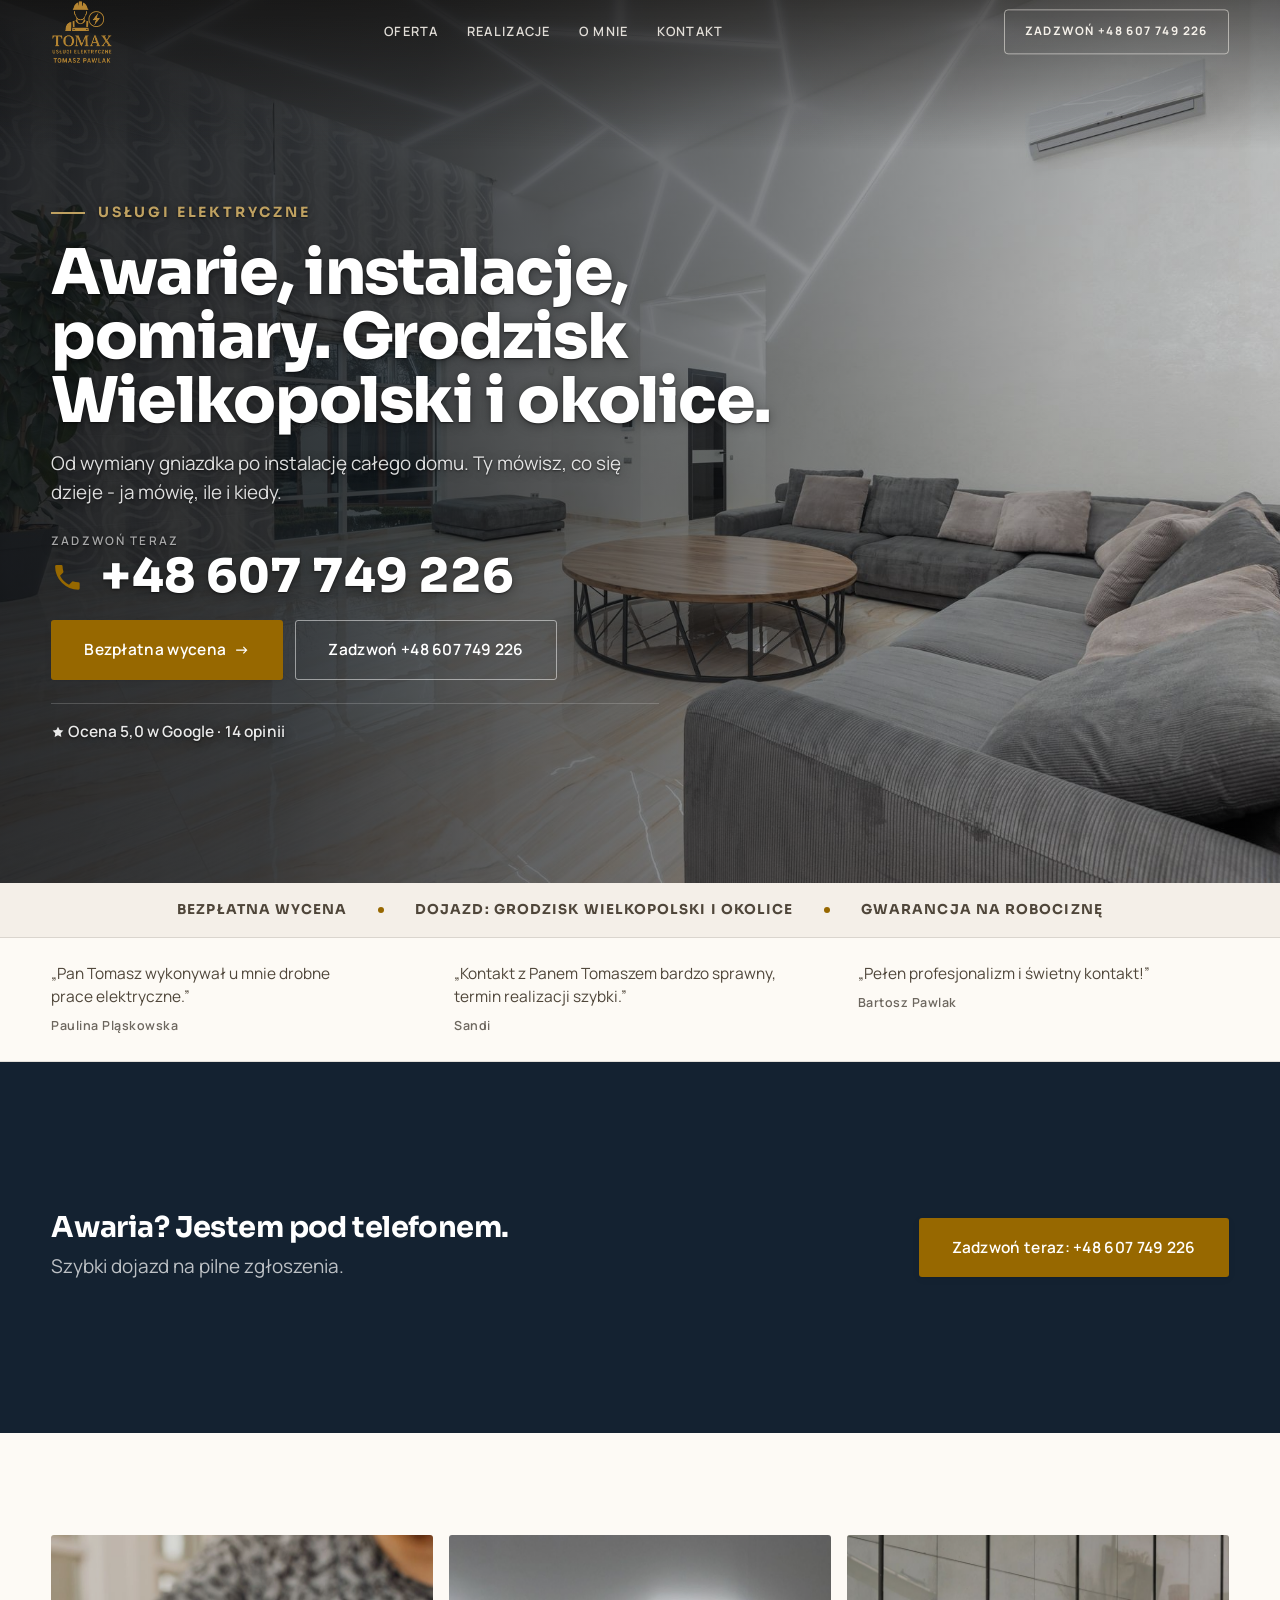
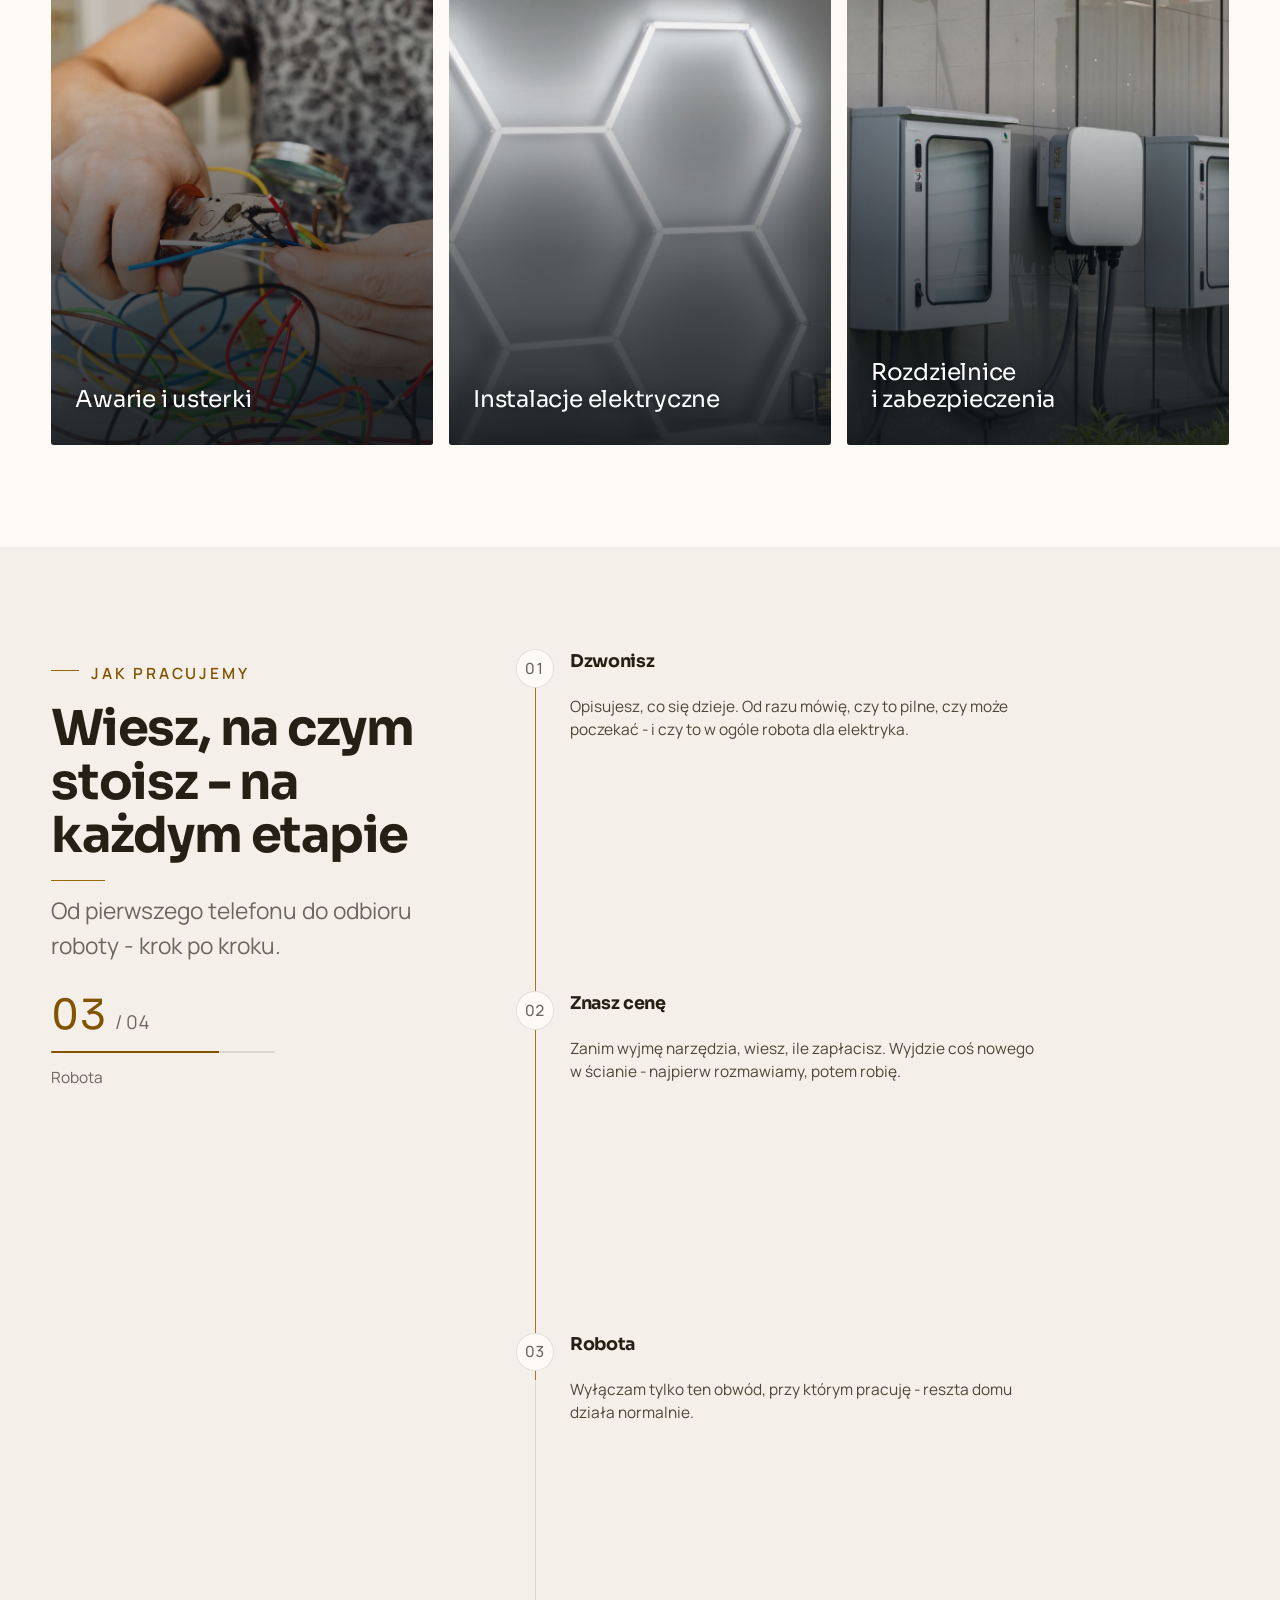
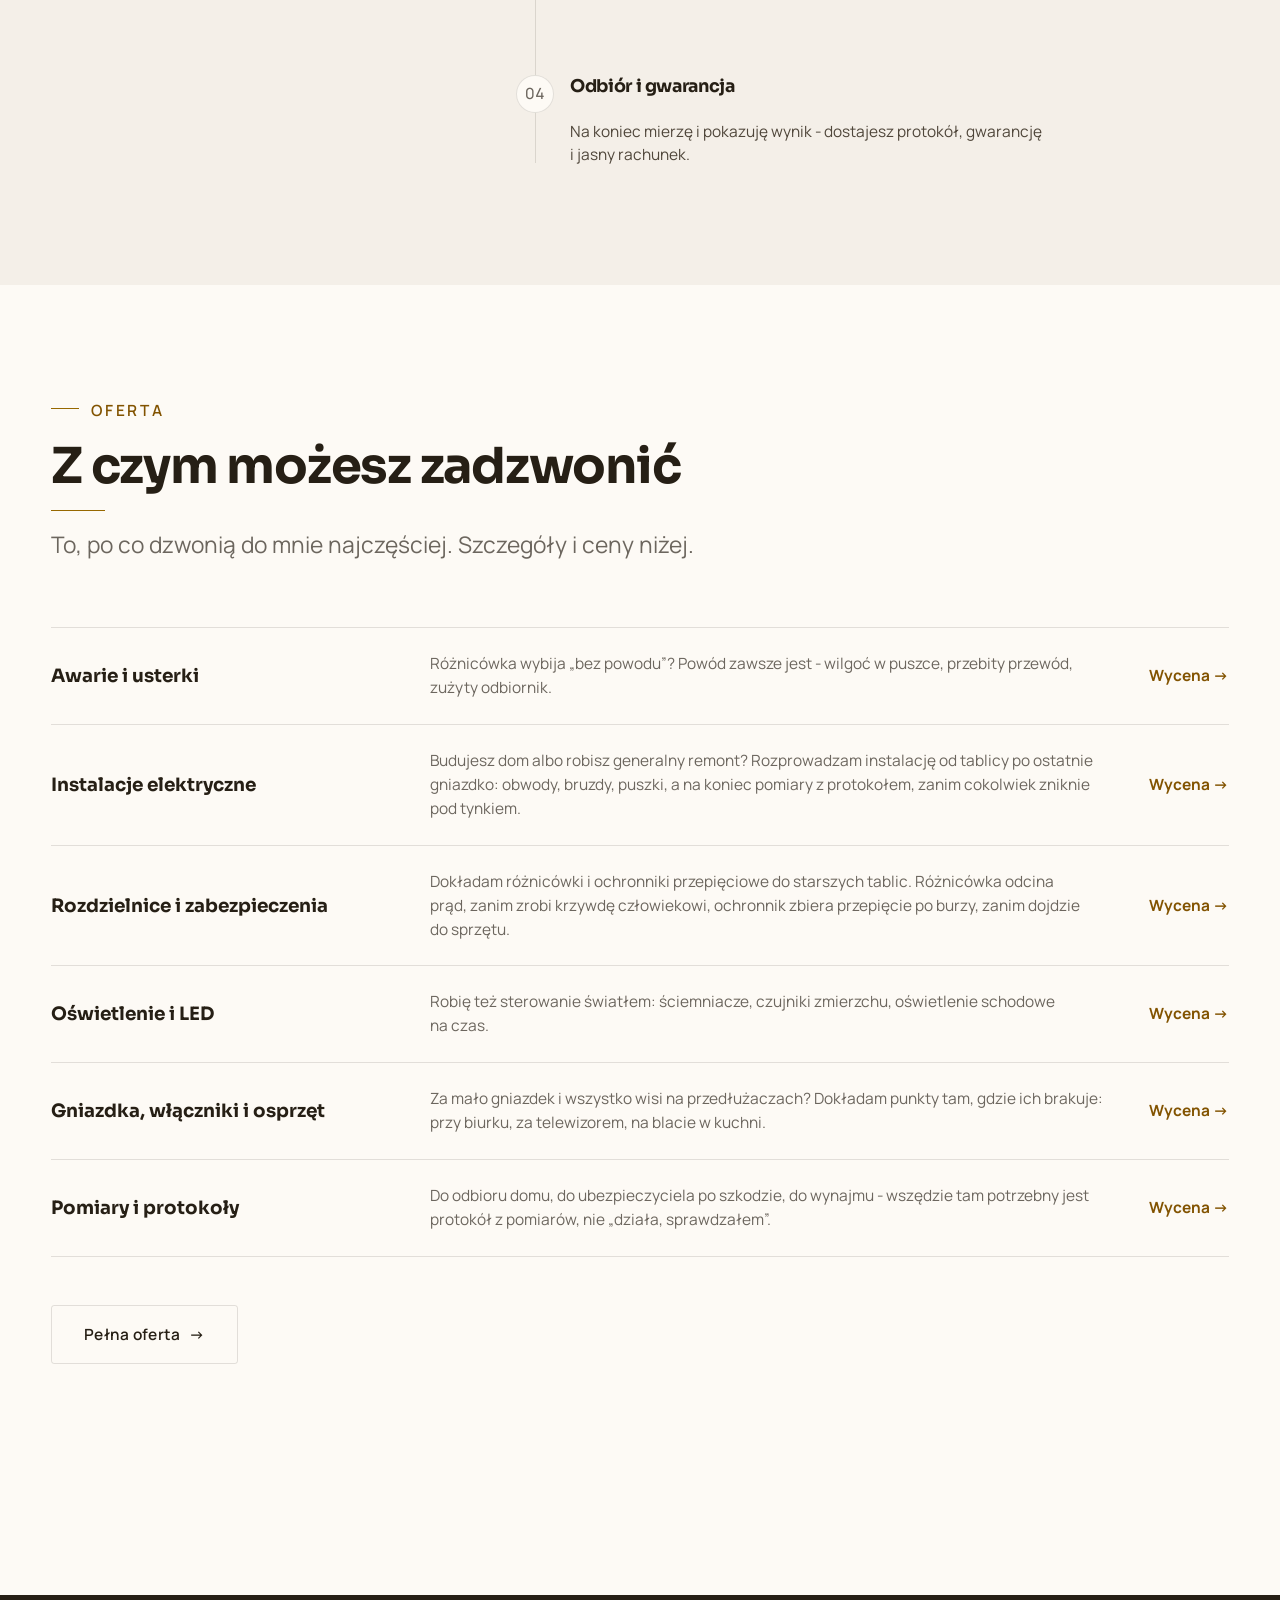
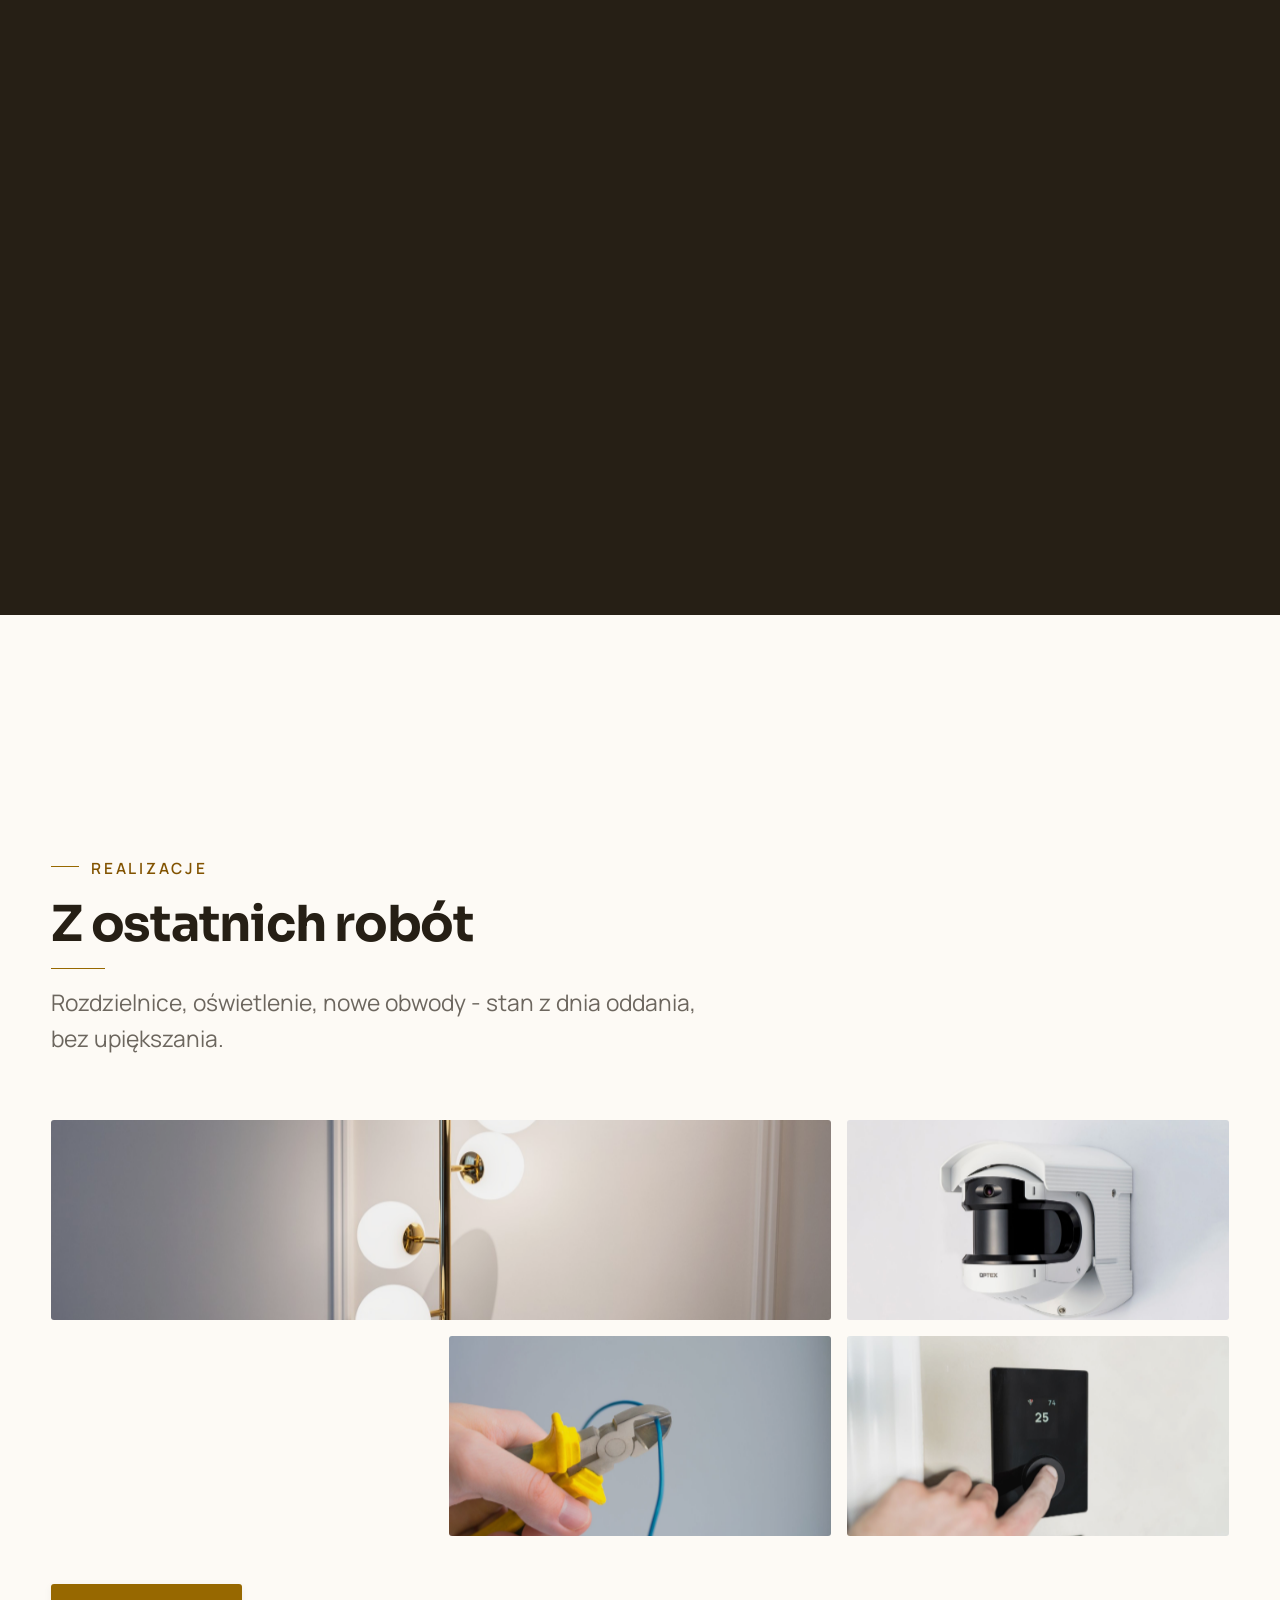
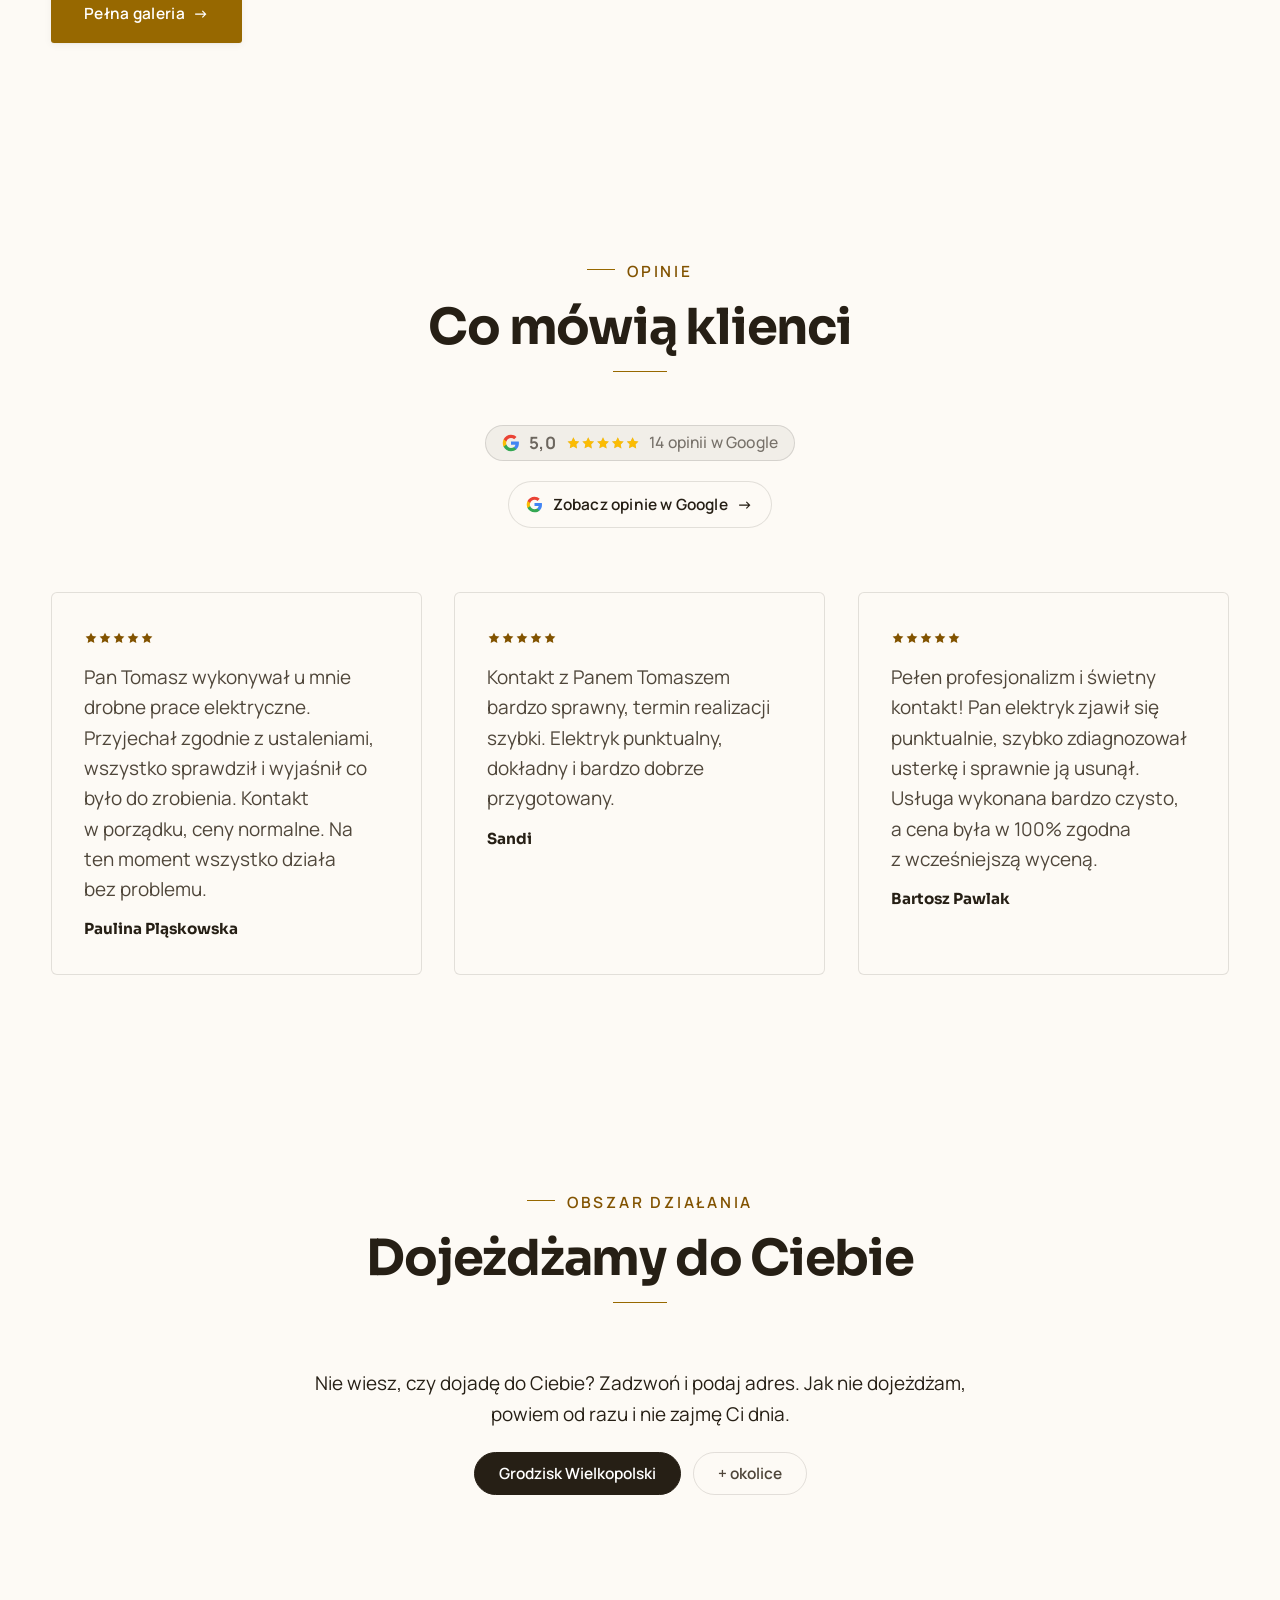
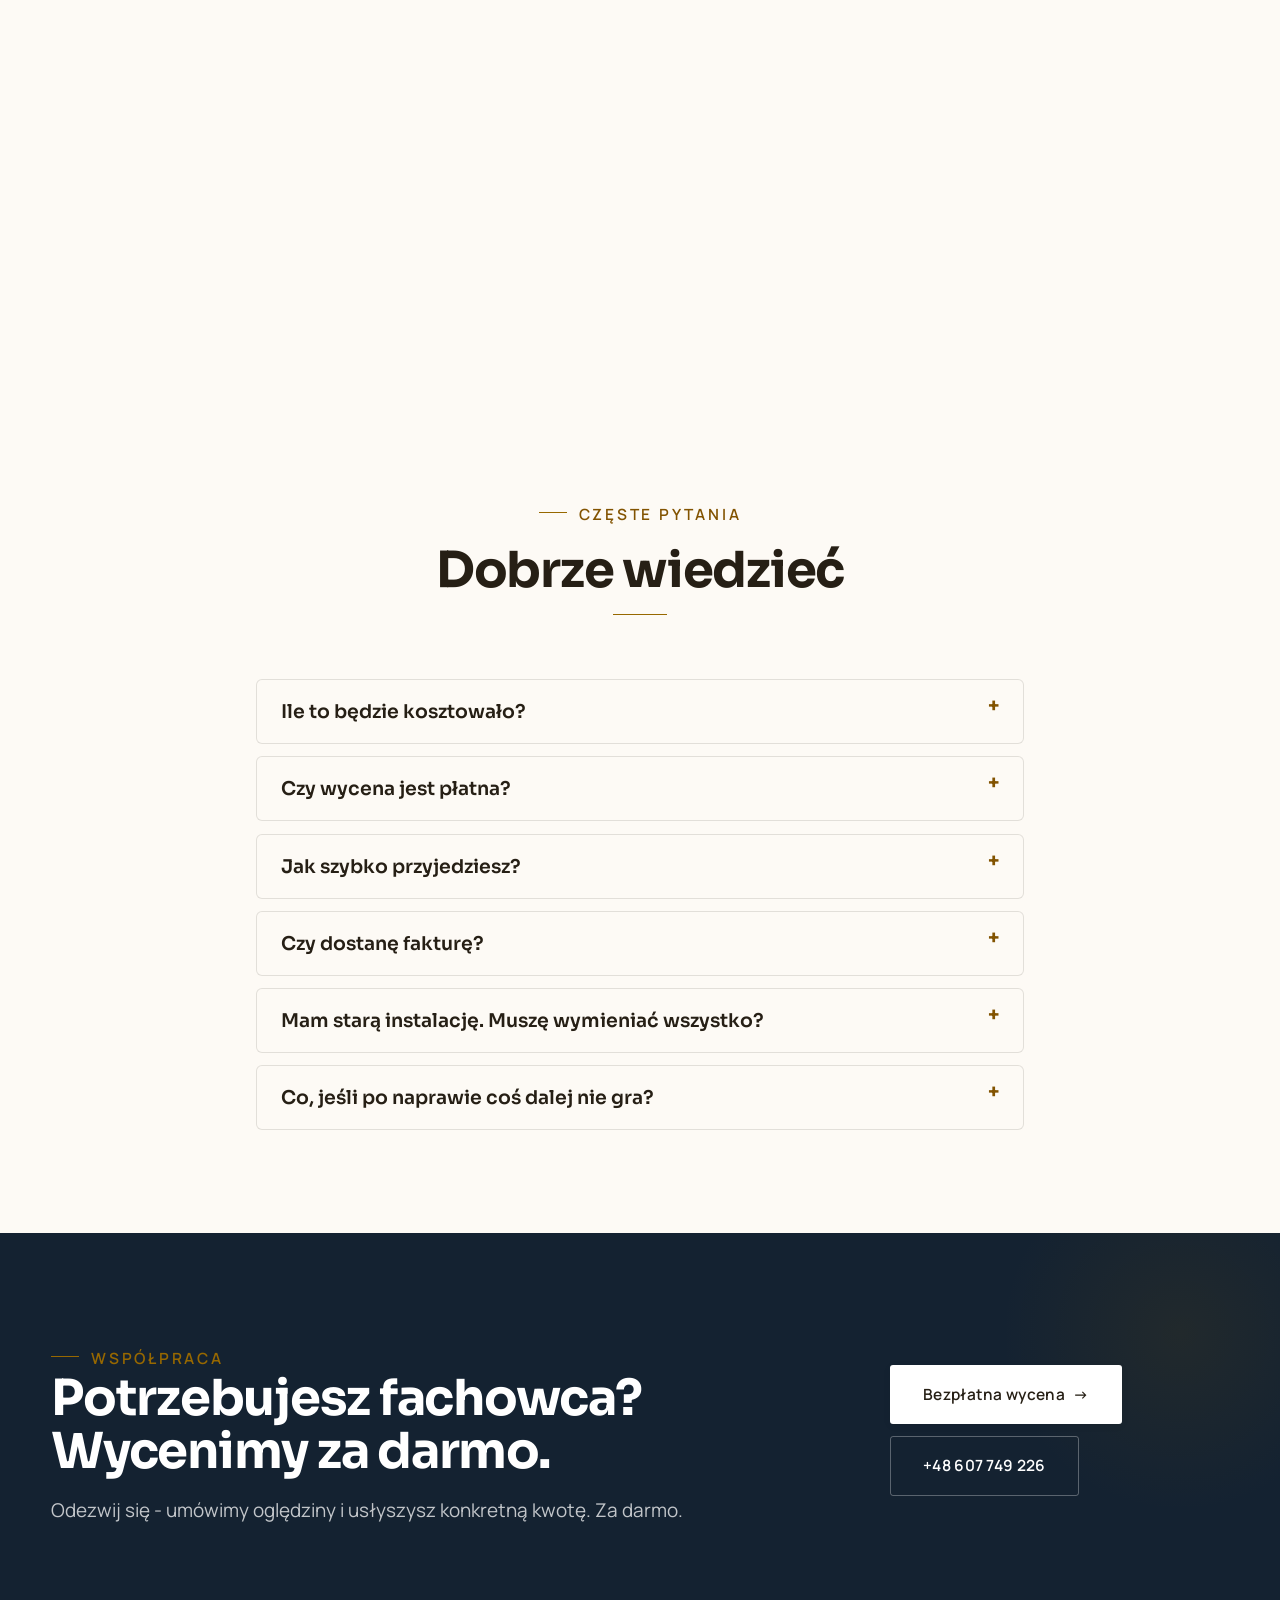
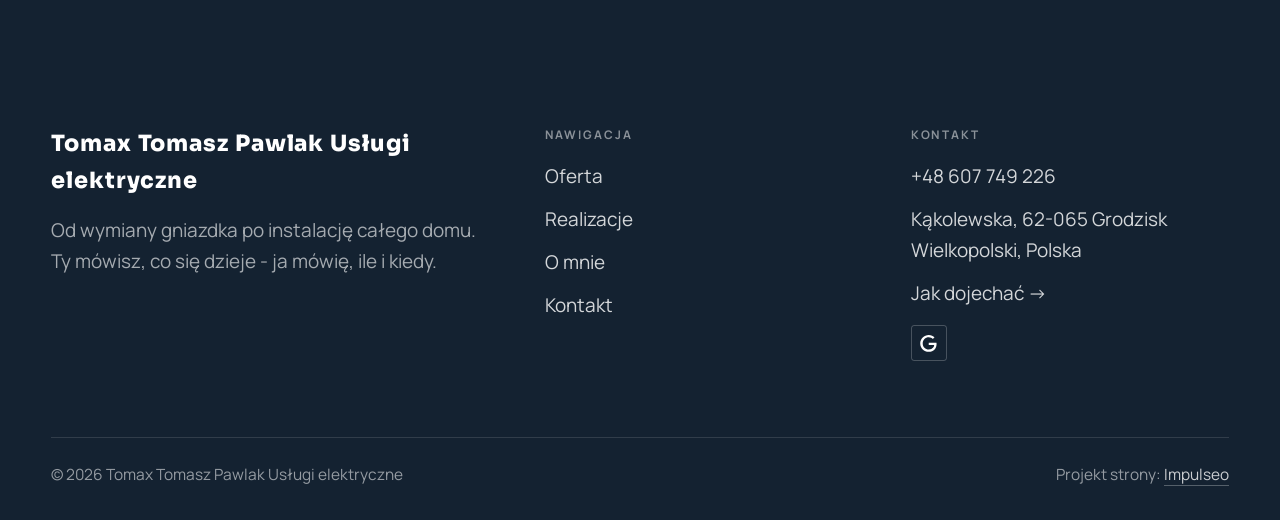
<file: index.html>
<!DOCTYPE html>
<html lang="pl">
<head>
<meta charset="UTF-8">
<meta name="viewport" content="width=device-width, initial-scale=1.0">
<title>Tomax Tomasz Pawlak Usługi elektryczne - elektryk, awarie i instalacje</title>
<meta name="description" content="Elektryk w Grodzisku Wielkopolskim z dojazdem. Awarie, instalacje, rozdzielnice, oświetlenie, pomiary z protokołem. Cenę znasz przed robotą. Zadzwoń: +48 607 749 226.">
<link rel="canonical" href="https://kris20032.github.io/tomax-tomasz-pawlak-uslugi-elektryczne/">
<meta name="robots" content="noindex, nofollow">
<meta property="og:type" content="website">
<meta property="og:locale" content="pl_PL">
<meta property="og:site_name" content="Tomax Tomasz Pawlak Usługi elektryczne">
<meta property="og:title" content="Tomax Tomasz Pawlak Usługi elektryczne - elektryk, awarie i instalacje">
<meta property="og:description" content="Elektryk w Grodzisku Wielkopolskim z dojazdem. Awarie, instalacje, rozdzielnice, oświetlenie, pomiary z protokołem. Cenę znasz przed robotą. Zadzwoń: +48 607 749 226.">
<meta property="og:url" content="https://kris20032.github.io/tomax-tomasz-pawlak-uslugi-elektryczne/">
<meta property="og:image" content="https://kris20032.github.io/tomax-tomasz-pawlak-uslugi-elektryczne/img/og.jpg">
<meta property="og:image:width" content="1200">
<meta property="og:image:height" content="630">
<meta name="twitter:card" content="summary_large_image">
<script type="application/ld+json">{"@context": "https://schema.org", "@type": "Electrician", "name": "Tomax Tomasz Pawlak Usługi elektryczne", "url": "https://kris20032.github.io/tomax-tomasz-pawlak-uslugi-elektryczne/", "telephone": "+48607749226", "image": "https://kris20032.github.io/tomax-tomasz-pawlak-uslugi-elektryczne/img/og.jpg", "areaServed": "Grodzisk Wielkopolski"}</script>
<link rel="preconnect" href="https://fonts.googleapis.com">
<link rel="preconnect" href="https://fonts.gstatic.com" crossorigin>
<link href="https://fonts.googleapis.com/css2?family=Sora:wght@600;700;800&family=Manrope:wght@400;500;600&display=swap" rel="stylesheet">
<link rel="stylesheet" href="assets/styles.css?v=2a9e11bf">
</head>
<body>

<header class="nav">
  <div class="wrap nav-inner">
    <a class="brand brand-has-logo" href="index.html"><img class="brand-logo" src="img/logo.png" alt="Tomax Tomasz Pawlak Usługi elektryczne" width="945" height="981" decoding="async"></a>
    <nav class="nav-links">
      <a href="oferta.html">Oferta</a>
      <a href="realizacje.html">Realizacje</a>
      <a href="o-nas.html">O mnie</a>
      <a href="kontakt.html">Kontakt</a>
      <a href="tel:+48607749226" class="btn btn-accent">Zadzwoń +48 607 749 226</a>
    </nav>
    <button class="nav-toggle" aria-label="Menu"><span></span><span></span><span></span></button>
  </div>
</header>

<main>
<section class="hero-fach">
  <img class="hf-photo" src="img/hero.jpg" fetchpriority="high" alt="Tomax Tomasz Pawlak Usługi elektryczne" width="1880" height="1255">
  <div class="hf-panel">
    <div class="hf-inner">
      <span class="hf-kicker">Usługi elektryczne</span>
      <h1 class="hf-title">Awarie, instalacje, pomiary. Grodzisk Wielkopolski i okolice. <em></em></h1>
      <p class="hf-lead">Od wymiany gniazdka po instalację całego domu. Ty mówisz, co się dzieje - ja mówię, ile i kiedy.</p>
      <a class="hf-phone" href="tel:+48607749226"><span class="hf-phone-lab">Zadzwoń teraz</span><span class="hf-phone-num"><svg class="ico-tel" width="16" height="16" viewBox="0 0 24 24" fill="none" aria-hidden="true"><path d="M6.6 10.8a15.5 15.5 0 0 0 6.6 6.6l2.2-2.2a1 1 0 0 1 1-.24 11.4 11.4 0 0 0 3.6.58 1 1 0 0 1 1 1V20a1 1 0 0 1-1 1A17 17 0 0 1 3 4a1 1 0 0 1 1-1h3.5a1 1 0 0 1 1 1c0 1.25.2 2.46.58 3.6a1 1 0 0 1-.25 1l-2.23 2.2Z" fill="currentColor"/></svg> +48 607 749 226</span></a>
      <div class="hf-actions">
        <a href="kontakt.html" class="btn btn-accent">Bezpłatna wycena <span class="arr">→</span></a>
        <a href="tel:+48607749226" class="btn btn-ghost hf-ghost">Zadzwoń +48 607 749 226</a>
      </div>
      <div class="hf-trust"><svg class="ico-star" width="14" height="14" viewBox="0 0 24 24" style="vertical-align:-2px" aria-hidden="true"><path d="M12 2.8l2.85 5.8 6.4.93-4.63 4.5 1.1 6.37L12 17.4l-5.72 3 1.1-6.37-4.63-4.5 6.4-.93L12 2.8Z" fill="currentColor"/></svg> Ocena 5,0 w Google · 14 opinii</div>
    </div>
  </div>
</section>
<section class="fach-promise">
  <div class="wrap">
    <ul class="fp-row reveal"><li>Bezpłatna wycena</li><li>Dojazd: Grodzisk Wielkopolski i okolice</li><li>Gwarancja na robociznę</li></ul>
  </div>
</section>
<section class="opinie-mini" aria-label="Opinie klientów">
  <div class="wrap">
    <div class="om-row">
      <div class="om-item reveal"><blockquote>„Pan Tomasz wykonywał u mnie drobne prace elektryczne.”</blockquote><span class="om-autor">Paulina Pląskowska</span></div>
      <div class="om-item reveal"><blockquote>„Kontakt z Panem Tomaszem bardzo sprawny, termin realizacji szybki.”</blockquote><span class="om-autor">Sandi</span></div>
      <div class="om-item reveal"><blockquote>„Pełen profesjonalizm i świetny kontakt!”</blockquote><span class="om-autor">Bartosz Pawlak</span></div>
    </div>
  </div>
</section>
<section class="awaria">
  <div class="wrap">
      <div class="reveal">
        <h3>Awaria? Jestem pod telefonem.</h3>
        <p>Szybki dojazd na pilne zgłoszenia.</p>
      </div>
      <a class="btn btn-accent" href="tel:+48607749226">Zadzwoń teraz: +48 607 749 226</a>
  </div>
</section>
<section class="gateways-band">
  <div class="wrap">
    <div class="gateways">
      <a href="oferta.html" class="gateway reveal"><img src="img/g1.jpg" alt="Awarie i usterki" loading="lazy" width="1880" height="1253" decoding="async"><span class="g-ttl">Awarie i usterki</span></a>
      <a href="oferta.html" class="gateway reveal"><img src="img/g2.jpg" alt="Instalacje elektryczne" loading="lazy" width="1880" height="1253" decoding="async"><span class="g-ttl">Instalacje elektryczne</span></a>
      <a href="oferta.html" class="gateway reveal"><img src="img/g3.jpg" alt="Rozdzielnice i zabezpieczenia" loading="lazy" width="1880" height="1254" decoding="async"><span class="g-ttl">Rozdzielnice i zabezpieczenia</span></a>
    </div>
  </div>
</section>
<section class="proces proces-os fachowcy">
  <div class="wrap proc-grid">
    <div class="proc-side">
      <div class="head reveal">
        <span class="eyebrow">Jak pracujemy</span>
        <h2>Wiesz, na czym stoisz - na każdym etapie</h2>
        <p>Od pierwszego telefonu do odbioru roboty - krok po kroku.</p>
      </div>
      <div class="proc-count" aria-hidden="true"><span class="pc-cur">01</span><span class="pc-all">/ 04</span></div>
      <div class="proc-bar" aria-hidden="true"><i></i></div>
      <p class="proc-now" aria-hidden="true">Dzwonisz</p>
    </div>
    <ol class="proces-line">
      <li class="reveal"><span class="pno">01</span><h3>Dzwonisz</h3><p>Opisujesz, co się dzieje. Od razu mówię, czy to pilne, czy może poczekać - i czy to w ogóle robota dla elektryka.</p></li>
      <li class="reveal"><span class="pno">02</span><h3>Znasz cenę</h3><p>Zanim wyjmę narzędzia, wiesz, ile zapłacisz. Wyjdzie coś nowego w ścianie - najpierw rozmawiamy, potem robię.</p></li>
      <li class="reveal"><span class="pno">03</span><h3>Robota</h3><p>Wyłączam tylko ten obwód, przy którym pracuję - reszta domu działa normalnie.</p></li>
      <li class="reveal"><span class="pno">04</span><h3>Odbiór i gwarancja</h3><p>Na koniec mierzę i pokazuję wynik - dostajesz protokół, gwarancję i jasny rachunek.</p></li>
    </ol>
  </div>
</section>
<section class="fach-uslugi">
  <div class="wrap">
    <div class="head reveal">
      <span class="eyebrow">Oferta</span>
      <h2>Z czym możesz zadzwonić</h2>
      <p>To, po co dzwonią do mnie najczęściej. Szczegóły i ceny niżej.</p>
    </div>
    <ul class="fu-list">
      <li class="fu-row reveal"><div class="fu-name">Awarie i usterki</div><div class="fu-desc">Różnicówka wybija „bez powodu”? Powód zawsze jest - wilgoć w puszce, przebity przewód, zużyty odbiornik.</div><a class="fu-cta" href="kontakt.html">Wycena <span class="arr">→</span></a></li>
      <li class="fu-row reveal"><div class="fu-name">Instalacje elektryczne</div><div class="fu-desc">Budujesz dom albo robisz generalny remont? Rozprowadzam instalację od tablicy po ostatnie gniazdko: obwody, bruzdy, puszki, a na koniec pomiary z protokołem, zanim cokolwiek zniknie pod tynkiem.</div><a class="fu-cta" href="kontakt.html">Wycena <span class="arr">→</span></a></li>
      <li class="fu-row reveal"><div class="fu-name">Rozdzielnice i zabezpieczenia</div><div class="fu-desc">Dokładam różnicówki i ochronniki przepięciowe do starszych tablic. Różnicówka odcina prąd, zanim zrobi krzywdę człowiekowi, ochronnik zbiera przepięcie po burzy, zanim dojdzie do sprzętu.</div><a class="fu-cta" href="kontakt.html">Wycena <span class="arr">→</span></a></li>
      <li class="fu-row reveal"><div class="fu-name">Oświetlenie i LED</div><div class="fu-desc">Robię też sterowanie światłem: ściemniacze, czujniki zmierzchu, oświetlenie schodowe na czas.</div><a class="fu-cta" href="kontakt.html">Wycena <span class="arr">→</span></a></li>
      <li class="fu-row reveal"><div class="fu-name">Gniazdka, włączniki i osprzęt</div><div class="fu-desc">Za mało gniazdek i wszystko wisi na przedłużaczach? Dokładam punkty tam, gdzie ich brakuje: przy biurku, za telewizorem, na blacie w kuchni.</div><a class="fu-cta" href="kontakt.html">Wycena <span class="arr">→</span></a></li>
      <li class="fu-row reveal"><div class="fu-name">Pomiary i protokoły</div><div class="fu-desc">Do odbioru domu, do ubezpieczyciela po szkodzie, do wynajmu - wszędzie tam potrzebny jest protokół z pomiarów, nie „działa, sprawdzałem”.</div><a class="fu-cta" href="kontakt.html">Wycena <span class="arr">→</span></a></li>
    </ul>
    <div style="margin-top:var(--space-7)" class="reveal"><a href="oferta.html" class="btn btn-ghost">Pełna oferta <span class="arr">→</span></a></div>
  </div>
</section>
<section class="stopklatka" aria-hidden="true">
  <div class="stk-bg" style="background-image:url(img/g5.jpg)"></div>
</section>
<section>
  <div class="wrap">
    <div class="head reveal">
      <span class="eyebrow">Realizacje</span>
      <h2>Z ostatnich robót</h2>
      <p>Rozdzielnice, oświetlenie, nowe obwody - stan z dnia oddania, bez upiększania.</p>
    </div>
    <div class="gallery">
      <div class="tile t-two3 reveal"><img src="img/g4.jpg" alt="Tomax Tomasz Pawlak Usługi elektryczne" loading="lazy" width="1732" height="1300" decoding="async"></div>
      <div class="tile t-third reveal"><img src="img/g6.jpg" alt="Tomax Tomasz Pawlak Usługi elektryczne" loading="lazy" width="1880" height="1253" decoding="async"></div>
      <div class="tile t-third reveal"><img src="img/g7.jpg" alt="Tomax Tomasz Pawlak Usługi elektryczne" loading="lazy" width="1880" height="1253" decoding="async"></div>
      <div class="tile t-third reveal"><img src="img/g8.jpg" alt="Tomax Tomasz Pawlak Usługi elektryczne" loading="lazy" width="1880" height="1253" decoding="async"></div>
      <div class="tile t-third reveal"><img src="img/g9.jpg" alt="Tomax Tomasz Pawlak Usługi elektryczne" loading="lazy" width="1880" height="1253" decoding="async"></div>
    </div>
    <div style="margin-top:var(--space-7)" class="reveal"><a href="realizacje.html" class="btn btn-accent">Pełna galeria <span class="arr">→</span></a></div>
  </div>
</section>
<section class="opinie">
  <div class="wrap">
    <div class="head center reveal">
      <span class="eyebrow">Opinie</span>
      <h2>Co mówią klienci</h2>
    </div>
    <p class="op-meta reveal"><span class="g-badge"><svg class="gb-ico" viewBox="0 0 24 24" width="18" height="18" aria-hidden="true"><path fill="#4285F4" d="M22.56 12.25c0-.78-.07-1.53-.2-2.25H12v4.26h5.92c-.26 1.37-1.04 2.53-2.21 3.31v2.77h3.57c2.08-1.92 3.28-4.74 3.28-8.09z"/><path fill="#34A853" d="M12 23c2.97 0 5.46-.98 7.28-2.66l-3.57-2.77c-.98.66-2.23 1.06-3.71 1.06-2.86 0-5.29-1.93-6.16-4.53H2.18v2.84C3.99 20.53 7.7 23 12 23z"/><path fill="#FBBC05" d="M5.84 14.09c-.22-.66-.35-1.36-.35-2.09s.13-1.43.35-2.09V7.07H2.18C1.43 8.55 1 10.22 1 12s.43 3.45 1.18 4.93l2.85-2.22.81-.62z"/><path fill="#EA4335" d="M12 5.38c1.62 0 3.06.56 4.21 1.64l3.15-3.15C17.45 2.09 14.97 1 12 1 7.7 1 3.99 3.47 2.18 7.07l3.66 2.84c.87-2.6 3.3-4.53 6.16-4.53z"/></svg><b class="gb-ocena">5,0</b><svg class="gb-stars" viewBox="0 0 90 18" width="74" height="14.8" aria-hidden="true"><g fill="currentColor" opacity=".26"><path transform="translate(0,0)" d="M9 1.6l2.2 4.46 4.92.72-3.56 3.47.84 4.9L9 12.74l-4.4 2.31.84-4.9L1.88 6.68l4.92-.72L9 1.6Z"/><path transform="translate(18,0)" d="M9 1.6l2.2 4.46 4.92.72-3.56 3.47.84 4.9L9 12.74l-4.4 2.31.84-4.9L1.88 6.68l4.92-.72L9 1.6Z"/><path transform="translate(36,0)" d="M9 1.6l2.2 4.46 4.92.72-3.56 3.47.84 4.9L9 12.74l-4.4 2.31.84-4.9L1.88 6.68l4.92-.72L9 1.6Z"/><path transform="translate(54,0)" d="M9 1.6l2.2 4.46 4.92.72-3.56 3.47.84 4.9L9 12.74l-4.4 2.31.84-4.9L1.88 6.68l4.92-.72L9 1.6Z"/><path transform="translate(72,0)" d="M9 1.6l2.2 4.46 4.92.72-3.56 3.47.84 4.9L9 12.74l-4.4 2.31.84-4.9L1.88 6.68l4.92-.72L9 1.6Z"/></g><clipPath id="gs1000"><rect x="0" y="0" width="90.0" height="18"/></clipPath><g fill="#FBBC04" clip-path="url(#gs1000)"><path transform="translate(0,0)" d="M9 1.6l2.2 4.46 4.92.72-3.56 3.47.84 4.9L9 12.74l-4.4 2.31.84-4.9L1.88 6.68l4.92-.72L9 1.6Z"/><path transform="translate(18,0)" d="M9 1.6l2.2 4.46 4.92.72-3.56 3.47.84 4.9L9 12.74l-4.4 2.31.84-4.9L1.88 6.68l4.92-.72L9 1.6Z"/><path transform="translate(36,0)" d="M9 1.6l2.2 4.46 4.92.72-3.56 3.47.84 4.9L9 12.74l-4.4 2.31.84-4.9L1.88 6.68l4.92-.72L9 1.6Z"/><path transform="translate(54,0)" d="M9 1.6l2.2 4.46 4.92.72-3.56 3.47.84 4.9L9 12.74l-4.4 2.31.84-4.9L1.88 6.68l4.92-.72L9 1.6Z"/><path transform="translate(72,0)" d="M9 1.6l2.2 4.46 4.92.72-3.56 3.47.84 4.9L9 12.74l-4.4 2.31.84-4.9L1.88 6.68l4.92-.72L9 1.6Z"/></g></svg><span class="gb-txt">14 opinii w Google</span></span></p>
    <p class="op-meta reveal"><a class="op-google" href="https://maps.google.com/?cid=5786440380245231609&amp;g_mp=Cidnb29nbGUubWFwcy5wbGFjZXMudjEuUGxhY2VzLlNlYXJjaFRleHQQAhgEIAA" target="_blank" rel="noopener"><svg class="op-g-ico" viewBox="0 0 24 24" width="17" height="17" aria-hidden="true"><path fill="#4285F4" d="M22.56 12.25c0-.78-.07-1.53-.2-2.25H12v4.26h5.92c-.26 1.37-1.04 2.53-2.21 3.31v2.77h3.57c2.08-1.92 3.28-4.74 3.28-8.09z"/><path fill="#34A853" d="M12 23c2.97 0 5.46-.98 7.28-2.66l-3.57-2.77c-.98.66-2.23 1.06-3.71 1.06-2.86 0-5.29-1.93-6.16-4.53H2.18v2.84C3.99 20.53 7.7 23 12 23z"/><path fill="#FBBC05" d="M5.84 14.09c-.22-.66-.35-1.36-.35-2.09s.13-1.43.35-2.09V7.07H2.18C1.43 8.55 1 10.22 1 12s.43 3.45 1.18 4.93l2.85-2.22.81-.62z"/><path fill="#EA4335" d="M12 5.38c1.62 0 3.06.56 4.21 1.64l3.15-3.15C17.45 2.09 14.97 1 12 1 7.7 1 3.99 3.47 2.18 7.07l3.66 2.84c.87-2.6 3.3-4.53 6.16-4.53z"/></svg><span>Zobacz opinie w Google</span><span class="arr">→</span></a></p>
    <div class="opinie-grid">
      <figure class="op-card reveal"><span class="op-star"><svg class="ico-star" width="14" height="14" viewBox="0 0 24 24" style="vertical-align:-2px" aria-hidden="true"><path d="M12 2.8l2.85 5.8 6.4.93-4.63 4.5 1.1 6.37L12 17.4l-5.72 3 1.1-6.37-4.63-4.5 6.4-.93L12 2.8Z" fill="currentColor"/></svg><svg class="ico-star" width="14" height="14" viewBox="0 0 24 24" style="vertical-align:-2px" aria-hidden="true"><path d="M12 2.8l2.85 5.8 6.4.93-4.63 4.5 1.1 6.37L12 17.4l-5.72 3 1.1-6.37-4.63-4.5 6.4-.93L12 2.8Z" fill="currentColor"/></svg><svg class="ico-star" width="14" height="14" viewBox="0 0 24 24" style="vertical-align:-2px" aria-hidden="true"><path d="M12 2.8l2.85 5.8 6.4.93-4.63 4.5 1.1 6.37L12 17.4l-5.72 3 1.1-6.37-4.63-4.5 6.4-.93L12 2.8Z" fill="currentColor"/></svg><svg class="ico-star" width="14" height="14" viewBox="0 0 24 24" style="vertical-align:-2px" aria-hidden="true"><path d="M12 2.8l2.85 5.8 6.4.93-4.63 4.5 1.1 6.37L12 17.4l-5.72 3 1.1-6.37-4.63-4.5 6.4-.93L12 2.8Z" fill="currentColor"/></svg><svg class="ico-star" width="14" height="14" viewBox="0 0 24 24" style="vertical-align:-2px" aria-hidden="true"><path d="M12 2.8l2.85 5.8 6.4.93-4.63 4.5 1.1 6.37L12 17.4l-5.72 3 1.1-6.37-4.63-4.5 6.4-.93L12 2.8Z" fill="currentColor"/></svg></span><blockquote>Pan Tomasz wykonywał u mnie drobne prace elektryczne. Przyjechał zgodnie z ustaleniami, wszystko sprawdził i wyjaśnił co było do zrobienia. Kontakt w porządku, ceny normalne. Na ten moment wszystko działa bez problemu.</blockquote><span class="op-autor">Paulina Pląskowska</span></figure>
      <figure class="op-card reveal"><span class="op-star"><svg class="ico-star" width="14" height="14" viewBox="0 0 24 24" style="vertical-align:-2px" aria-hidden="true"><path d="M12 2.8l2.85 5.8 6.4.93-4.63 4.5 1.1 6.37L12 17.4l-5.72 3 1.1-6.37-4.63-4.5 6.4-.93L12 2.8Z" fill="currentColor"/></svg><svg class="ico-star" width="14" height="14" viewBox="0 0 24 24" style="vertical-align:-2px" aria-hidden="true"><path d="M12 2.8l2.85 5.8 6.4.93-4.63 4.5 1.1 6.37L12 17.4l-5.72 3 1.1-6.37-4.63-4.5 6.4-.93L12 2.8Z" fill="currentColor"/></svg><svg class="ico-star" width="14" height="14" viewBox="0 0 24 24" style="vertical-align:-2px" aria-hidden="true"><path d="M12 2.8l2.85 5.8 6.4.93-4.63 4.5 1.1 6.37L12 17.4l-5.72 3 1.1-6.37-4.63-4.5 6.4-.93L12 2.8Z" fill="currentColor"/></svg><svg class="ico-star" width="14" height="14" viewBox="0 0 24 24" style="vertical-align:-2px" aria-hidden="true"><path d="M12 2.8l2.85 5.8 6.4.93-4.63 4.5 1.1 6.37L12 17.4l-5.72 3 1.1-6.37-4.63-4.5 6.4-.93L12 2.8Z" fill="currentColor"/></svg><svg class="ico-star" width="14" height="14" viewBox="0 0 24 24" style="vertical-align:-2px" aria-hidden="true"><path d="M12 2.8l2.85 5.8 6.4.93-4.63 4.5 1.1 6.37L12 17.4l-5.72 3 1.1-6.37-4.63-4.5 6.4-.93L12 2.8Z" fill="currentColor"/></svg></span><blockquote>Kontakt z Panem Tomaszem bardzo sprawny, termin realizacji szybki. Elektryk punktualny, dokładny i bardzo dobrze przygotowany.</blockquote><span class="op-autor">Sandi</span></figure>
      <figure class="op-card reveal"><span class="op-star"><svg class="ico-star" width="14" height="14" viewBox="0 0 24 24" style="vertical-align:-2px" aria-hidden="true"><path d="M12 2.8l2.85 5.8 6.4.93-4.63 4.5 1.1 6.37L12 17.4l-5.72 3 1.1-6.37-4.63-4.5 6.4-.93L12 2.8Z" fill="currentColor"/></svg><svg class="ico-star" width="14" height="14" viewBox="0 0 24 24" style="vertical-align:-2px" aria-hidden="true"><path d="M12 2.8l2.85 5.8 6.4.93-4.63 4.5 1.1 6.37L12 17.4l-5.72 3 1.1-6.37-4.63-4.5 6.4-.93L12 2.8Z" fill="currentColor"/></svg><svg class="ico-star" width="14" height="14" viewBox="0 0 24 24" style="vertical-align:-2px" aria-hidden="true"><path d="M12 2.8l2.85 5.8 6.4.93-4.63 4.5 1.1 6.37L12 17.4l-5.72 3 1.1-6.37-4.63-4.5 6.4-.93L12 2.8Z" fill="currentColor"/></svg><svg class="ico-star" width="14" height="14" viewBox="0 0 24 24" style="vertical-align:-2px" aria-hidden="true"><path d="M12 2.8l2.85 5.8 6.4.93-4.63 4.5 1.1 6.37L12 17.4l-5.72 3 1.1-6.37-4.63-4.5 6.4-.93L12 2.8Z" fill="currentColor"/></svg><svg class="ico-star" width="14" height="14" viewBox="0 0 24 24" style="vertical-align:-2px" aria-hidden="true"><path d="M12 2.8l2.85 5.8 6.4.93-4.63 4.5 1.1 6.37L12 17.4l-5.72 3 1.1-6.37-4.63-4.5 6.4-.93L12 2.8Z" fill="currentColor"/></svg></span><blockquote>Pełen profesjonalizm i świetny kontakt! Pan elektryk zjawił się punktualnie, szybko zdiagnozował usterkę i sprawnie ją usunął. Usługa wykonana bardzo czysto, a cena była w 100% zgodna z wcześniejszą wyceną.</blockquote><span class="op-autor">Bartosz Pawlak</span></figure>
    </div>
  </div>
</section>
<section class="obszar">
  <div class="wrap">
    <div class="head center reveal">
      <span class="eyebrow">Obszar działania</span>
      <h2>Dojeżdżamy do Ciebie</h2>
    </div>
    <p class="obszar-txt reveal" style="text-align:center;max-width:60ch;margin:0 auto 1.4rem">Nie wiesz, czy dojadę do Ciebie? Zadzwoń i podaj adres. Jak nie dojeżdżam, powiem od razu i nie zajmę Ci dnia.</p>
    <ul class="obszar-list reveal"><li class="is-home">Grodzisk Wielkopolski</li><li>+ okolice</li></ul>
    <div class="obszar-mapa reveal" style="margin-top:var(--space-7)">
      <iframe title="Obszar działania - Grodzisk Wielkopolski i okolice" src="https://maps.google.com/maps?q=Tomax%20Tomasz%20Pawlak%20Us%C5%82ugi%20elektryczne%20Grodzisk%20Wielkopolski&amp;z=11&amp;output=embed" loading="lazy" referrerpolicy="no-referrer-when-downgrade" style="width:100%;height:clamp(280px,38vh,420px);border:0;display:block;border-radius:var(--r-md)"></iframe>
    </div>
  </div>
</section>
<section class="faq-klinika">
  <div class="wrap">
    <div class="head center reveal">
      <span class="eyebrow">Częste pytania</span>
      <h2>Dobrze wiedzieć</h2>
    </div>
    <div class="faq-list">
      <details class="faq-item reveal"><summary>Ile to będzie kosztowało?</summary><p>Zależy, co się dzieje - dlatego wypytuję przez telefon i od razu podaję widełki. Ostateczną cenę ustalamy przy oględzinach, zanim zacznę.</p></details>
      <details class="faq-item reveal"><summary>Czy wycena jest płatna?</summary><p>Nie. Przyjazd i wycena w Grodzisku Wielkopolskim i najbliższej okolicy są bezpłatne - płacisz dopiero za umówioną robotę.</p></details>
      <details class="faq-item reveal"><summary>Jak szybko przyjedziesz?</summary><p>Brak prądu w całym domu to pilny wyjazd - przestawiam grafik. Dołożenie gniazdka spokojnie poczeka na umówiony termin.</p></details>
      <details class="faq-item reveal"><summary>Czy dostanę fakturę?</summary><p>Tak, na firmę albo na osobę prywatną. Dokument dostajesz od razu - razem z protokołem, jeśli robiłem pomiary.</p></details>
      <details class="faq-item reveal"><summary>Mam starą instalację. Muszę wymieniać wszystko?</summary><p>Aluminium w ścianach to jeszcze nie wyrok, ale ma swoje lata i lubi luzujące się zaciski. Mówię wprost, co wymienić od razu, a co można zaplanować - z cenami, żebyś mógł rozłożyć to w czasie.</p></details>
      <details class="faq-item reveal"><summary>Co, jeśli po naprawie coś dalej nie gra?</summary><p>Wracam i mierzę jeszcze raz. Moja wina - poprawiam za darmo; wyszło coś nowego - mówię wprost, co i za ile.</p></details>
    </div>
  </div>
</section>
<section class="cta">
  <div class="wrap">
    <div class="reveal">
      <span class="eyebrow">Współpraca</span>
      <h2>Potrzebujesz fachowca? Wycenimy za darmo.</h2>
      <p>Odezwij się - umówimy oględziny i usłyszysz konkretną kwotę. Za darmo.</p>
    </div>
    <div class="cta-actions reveal">
      <a href="kontakt.html" class="btn btn-light">Bezpłatna wycena <span class="arr">→</span></a>
      <a href="tel:+48607749226" class="btn btn-ghost btn-ghost-cta">+48 607 749 226</a>
    </div>
  </div>
</section>
</main>

<footer>
  <div class="wrap">
    <div class="foot-grid">
      <div class="foot-brand">
        <div class="name">Tomax Tomasz Pawlak Usługi elektryczne</div>
        <p>Od wymiany gniazdka po instalację całego domu. Ty mówisz, co się dzieje - ja mówię, ile i kiedy.</p>
      </div>
      <div class="foot-col">
        <h4>Nawigacja</h4>
        <a href="oferta.html">Oferta</a>
        <a href="realizacje.html">Realizacje</a>
        <a href="o-nas.html">O mnie</a>
        <a href="kontakt.html">Kontakt</a>
      </div>
      <div class="foot-col">
        <h4>Kontakt</h4>
        <a href="tel:+48607749226">+48 607 749 226</a>
        <p>Kąkolewska, 62-065 Grodzisk Wielkopolski, Polska</p>
        <a href="https://maps.google.com/?cid=5786440380245231609&g_mp=Cidnb29nbGUubWFwcy5wbGFjZXMudjEuUGxhY2VzLlNlYXJjaFRleHQQAhgEIAA" target="_blank" rel="noopener">Jak dojechać →</a>
      <div class="foot-soc">
        <a class="soc" href="https://maps.google.com/?cid=5786440380245231609&amp;g_mp=Cidnb29nbGUubWFwcy5wbGFjZXMudjEuUGxhY2VzLlNlYXJjaFRleHQQAhgEIAA" target="_blank" rel="noopener" aria-label="Google - Tomax Tomasz Pawlak Usługi elektryczne"><svg viewBox="0 0 24 24" aria-hidden="true" focusable="false"><path d="M12.48 10.92v3.28h7.84c-.24 1.84-.853 3.187-1.787 4.133-1.147 1.147-2.933 2.4-6.053 2.4-4.827 0-8.6-3.893-8.6-8.72s3.773-8.72 8.6-8.72c2.6 0 4.507 1.027 5.907 2.347l2.307-2.307C18.747 1.44 16.133 0 12.48 0 5.867 0 .307 5.387.307 12s5.56 12 12.173 12c3.573 0 6.267-1.173 8.373-3.36 2.16-2.16 2.84-5.213 2.84-7.667 0-.76-.053-1.467-.173-2.053H12.48z" fill="currentColor"/></svg></a>
      </div>
      </div>
    </div>
    <div class="foot-bot">
      <span>© 2026 Tomax Tomasz Pawlak Usługi elektryczne</span>
      <span>Projekt strony: <a class="foot-credit" href="https://impulseo.pl" target="_blank" rel="noopener">Impulseo</a></span>
    </div>
  </div>
</footer>
<div class="sticky-call"><a class="sc-call" href="tel:+48607749226"><svg class="ico-tel" width="16" height="16" viewBox="0 0 24 24" fill="none" aria-hidden="true"><path d="M6.6 10.8a15.5 15.5 0 0 0 6.6 6.6l2.2-2.2a1 1 0 0 1 1-.24 11.4 11.4 0 0 0 3.6.58 1 1 0 0 1 1 1V20a1 1 0 0 1-1 1A17 17 0 0 1 3 4a1 1 0 0 1 1-1h3.5a1 1 0 0 1 1 1c0 1.25.2 2.46.58 3.6a1 1 0 0 1-.25 1l-2.23 2.2Z" fill="currentColor"/></svg> Zadzwoń</a><a class="sc-quote" href="kontakt.html">Bezpłatna wycena</a></div>
<div class="demo-wazne" data-do="2026-08-20" data-cykl="3" hidden><svg class="dw-ico" width="13" height="13" viewBox="0 0 24 24" fill="none" aria-hidden="true"><circle cx="12" cy="12" r="8.6" stroke="currentColor" stroke-width="1.8"/><path d="M12 7.2V12l3.3 2" stroke="currentColor" stroke-width="1.8" stroke-linecap="round"/></svg><span class="dw-txt"></span></div>

<script src="assets/main.js"></script>
</body>
</html>
</file>
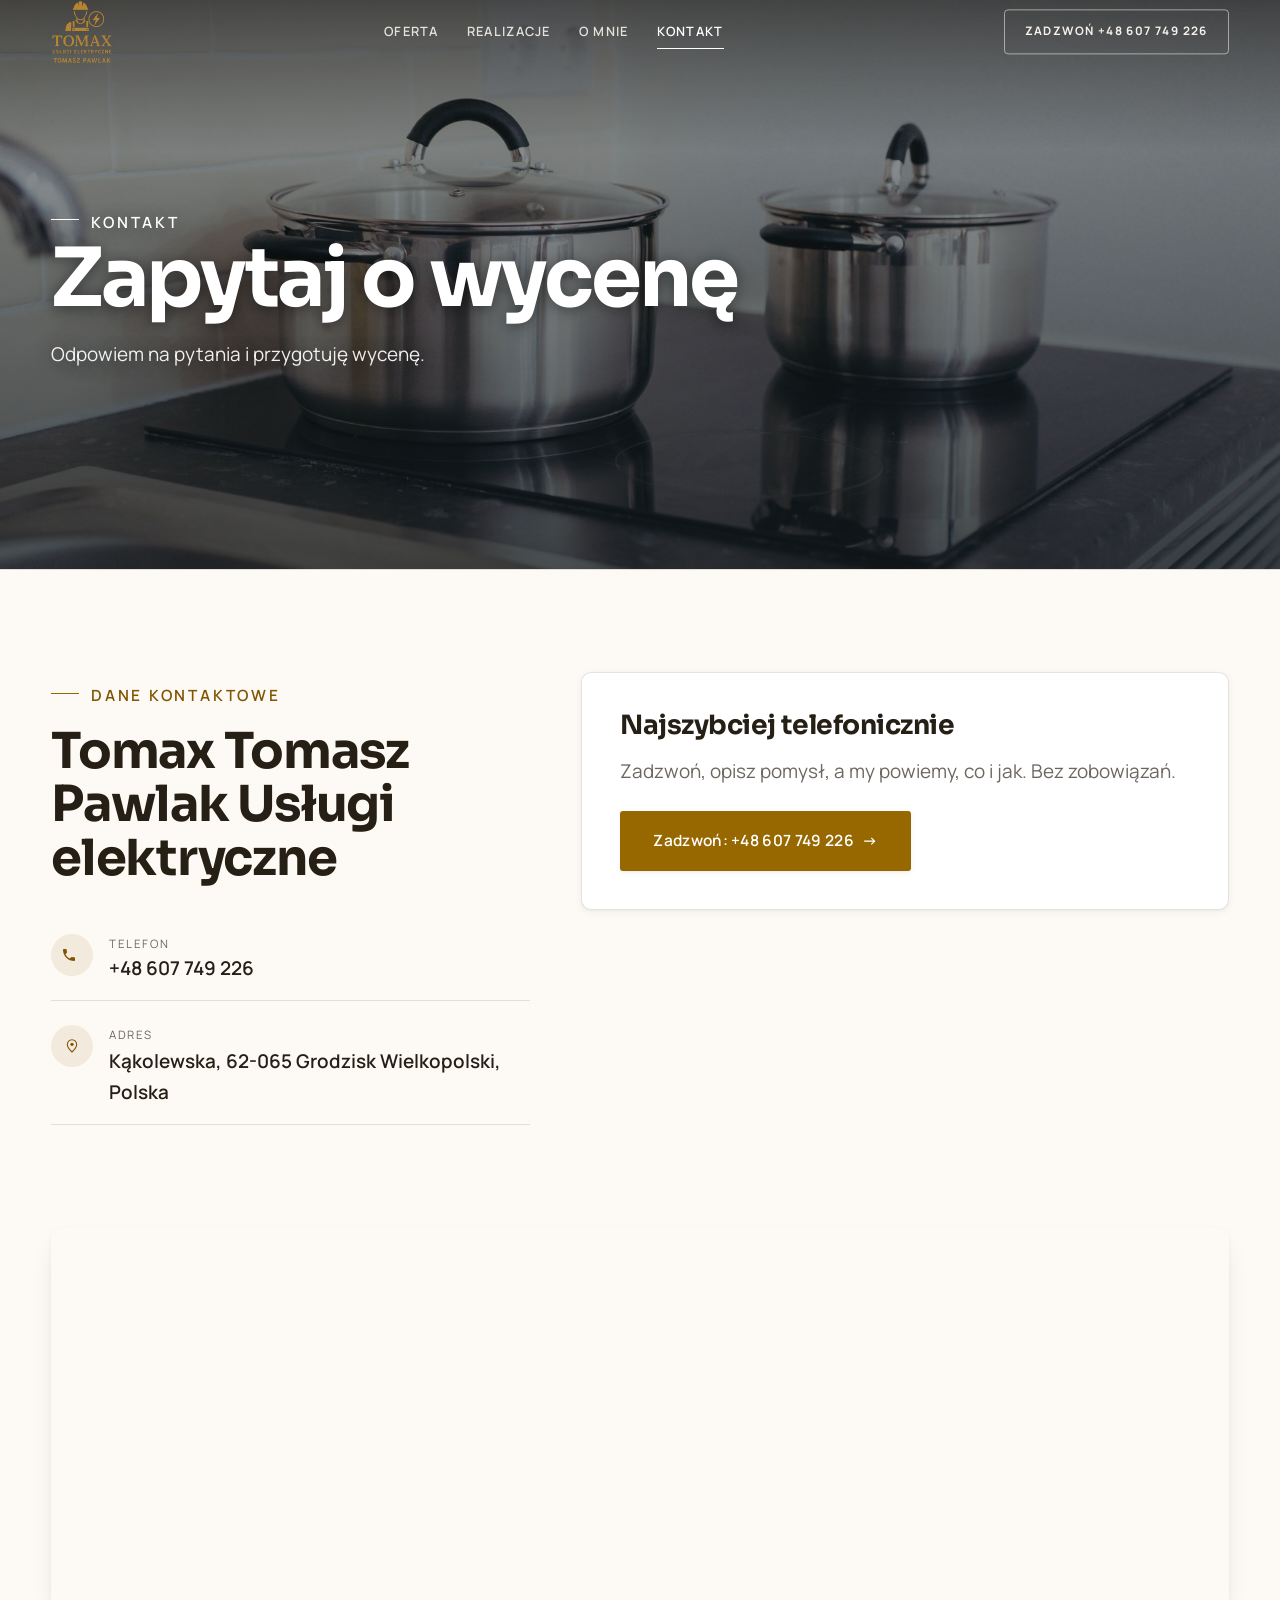
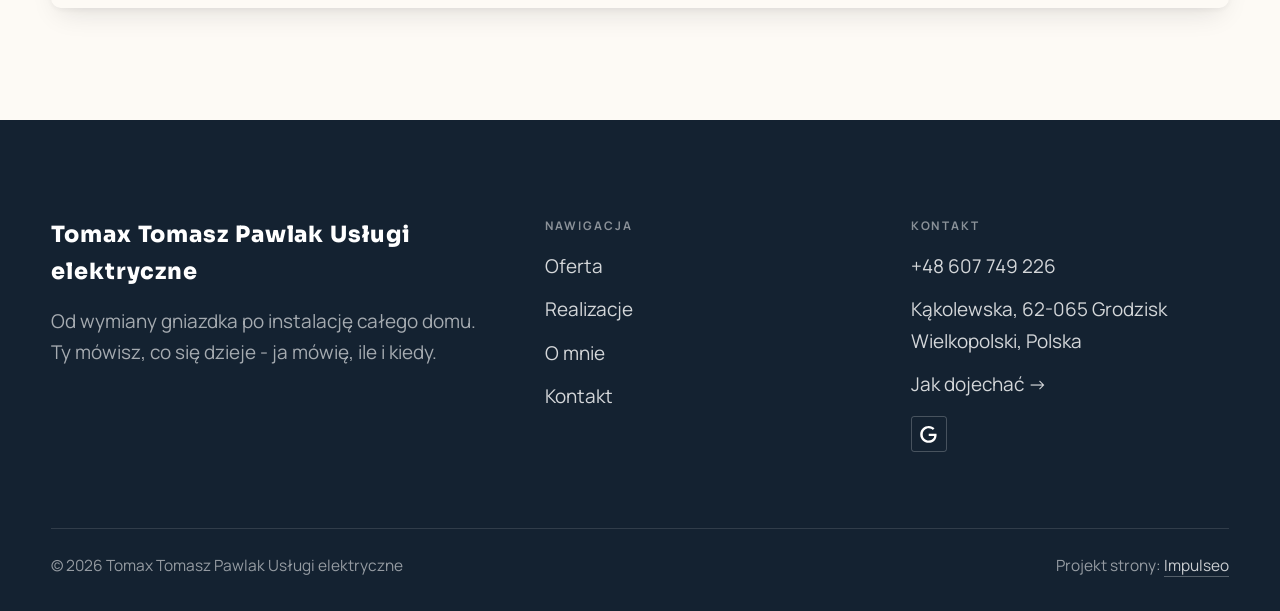
<file: kontakt.html>
<!DOCTYPE html>
<html lang="pl">
<head>
<meta charset="UTF-8">
<meta name="viewport" content="width=device-width, initial-scale=1.0">
<title>Kontakt - Tomax Tomasz Pawlak Usługi elektryczne</title>
<meta name="description" content="Kontakt Tomax Tomasz Pawlak Usługi elektryczne - Kąkolewska, 62-065 Grodzisk Wielkopolski, Polska">
<link rel="canonical" href="https://kris20032.github.io/tomax-tomasz-pawlak-uslugi-elektryczne/kontakt.html">
<meta name="robots" content="noindex, nofollow">
<meta property="og:type" content="website">
<meta property="og:locale" content="pl_PL">
<meta property="og:site_name" content="Tomax Tomasz Pawlak Usługi elektryczne">
<meta property="og:title" content="Kontakt - Tomax Tomasz Pawlak Usługi elektryczne">
<meta property="og:description" content="Kontakt Tomax Tomasz Pawlak Usługi elektryczne - Kąkolewska, 62-065 Grodzisk Wielkopolski, Polska">
<meta property="og:url" content="https://kris20032.github.io/tomax-tomasz-pawlak-uslugi-elektryczne/kontakt.html">
<meta property="og:image" content="https://kris20032.github.io/tomax-tomasz-pawlak-uslugi-elektryczne/img/og.jpg">
<meta property="og:image:width" content="1200">
<meta property="og:image:height" content="630">
<meta name="twitter:card" content="summary_large_image">
<link rel="preconnect" href="https://fonts.googleapis.com">
<link rel="preconnect" href="https://fonts.gstatic.com" crossorigin>
<link href="https://fonts.googleapis.com/css2?family=Sora:wght@600;700;800&family=Manrope:wght@400;500;600&display=swap" rel="stylesheet">
<link rel="stylesheet" href="assets/styles.css?v=2a9e11bf">
</head>
<body>

<header class="nav">
  <div class="wrap nav-inner">
    <a class="brand brand-has-logo" href="index.html"><img class="brand-logo" src="img/logo.png" alt="Tomax Tomasz Pawlak Usługi elektryczne" width="945" height="981" decoding="async"></a>
    <nav class="nav-links">
      <a href="oferta.html">Oferta</a>
      <a href="realizacje.html">Realizacje</a>
      <a href="o-nas.html">O mnie</a>
      <a href="kontakt.html" class="active" aria-current="page">Kontakt</a>
      <a href="tel:+48607749226" class="btn btn-accent">Zadzwoń +48 607 749 226</a>
    </nav>
    <button class="nav-toggle" aria-label="Menu"><span></span><span></span><span></span></button>
  </div>
</header>

<main>
<section class="pagehead">
  <img src="img/g5.jpg" alt="Tomax Tomasz Pawlak Usługi elektryczne - Zapytaj o wycenę" width="1880" height="1253" decoding="async">
  <div class="wrap">
    <span class="eyebrow">Kontakt</span>
    <h1>Zapytaj o wycenę</h1>
    <p>Odpowiem na pytania i przygotuję wycenę.</p>
  </div>
</section>
<section>
  <div class="wrap contact-grid">
    <div class="reveal">
      <span class="eyebrow">Dane kontaktowe</span>
      <h2 style="margin:var(--space-4) 0 var(--space-6)">Tomax Tomasz Pawlak Usługi elektryczne</h2>
      <div class="info-list">
        <div class="info-row"><div class="ic"><svg class="ico-tel" width="16" height="16" viewBox="0 0 24 24" fill="none" aria-hidden="true"><path d="M6.6 10.8a15.5 15.5 0 0 0 6.6 6.6l2.2-2.2a1 1 0 0 1 1-.24 11.4 11.4 0 0 0 3.6.58 1 1 0 0 1 1 1V20a1 1 0 0 1-1 1A17 17 0 0 1 3 4a1 1 0 0 1 1-1h3.5a1 1 0 0 1 1 1c0 1.25.2 2.46.58 3.6a1 1 0 0 1-.25 1l-2.23 2.2Z" fill="currentColor"/></svg></div><div><div class="lbl">Telefon</div><a class="val" href="tel:+48607749226">+48 607 749 226</a></div></div>
        <div class="info-row"><div class="ic"><svg class="ico-pin" width="16" height="16" viewBox="0 0 24 24" fill="none" aria-hidden="true"><path d="M12 21s7-6.1 7-11.5A7 7 0 0 0 5 9.5C5 14.9 12 21 12 21Z" stroke="currentColor" stroke-width="1.6" fill="none"/><circle cx="12" cy="9.5" r="2.4" fill="currentColor"/></svg></div><div><div class="lbl">Adres</div><div class="val">Kąkolewska, 62-065 Grodzisk Wielkopolski, Polska</div></div></div>
      </div>
    </div>
    <div class="reveal">
      <div class="form">
        <h3 style="margin-bottom:var(--space-4)">Najszybciej telefonicznie</h3>
        <p class="muted" style="margin-bottom:var(--space-5)">Zadzwoń, opisz pomysł, a my powiemy, co i jak. Bez zobowiązań.</p>
        <a href="tel:+48607749226" class="btn btn-accent" style="justify-content:center">Zadzwoń: +48 607 749 226 <span class="arr">→</span></a>
      </div>
    </div>
  </div>
</section>
<section style="padding-top:0">
  <div class="wrap reveal">
    <iframe class="map" title="Tomax Tomasz Pawlak Usługi elektryczne - Grodzisk Wielkopolski" src="https://maps.google.com/maps?q=Tomax%20Tomasz%20Pawlak%20Us%C5%82ugi%20elektryczne%20Grodzisk%20Wielkopolski&z=15&output=embed" referrerpolicy="no-referrer-when-downgrade"></iframe>
  </div>
</section>
</main>

<footer>
  <div class="wrap">
    <div class="foot-grid">
      <div class="foot-brand">
        <div class="name">Tomax Tomasz Pawlak Usługi elektryczne</div>
        <p>Od wymiany gniazdka po instalację całego domu. Ty mówisz, co się dzieje - ja mówię, ile i kiedy.</p>
      </div>
      <div class="foot-col">
        <h4>Nawigacja</h4>
        <a href="oferta.html">Oferta</a>
        <a href="realizacje.html">Realizacje</a>
        <a href="o-nas.html">O mnie</a>
        <a href="kontakt.html">Kontakt</a>
      </div>
      <div class="foot-col">
        <h4>Kontakt</h4>
        <a href="tel:+48607749226">+48 607 749 226</a>
        <p>Kąkolewska, 62-065 Grodzisk Wielkopolski, Polska</p>
        <a href="https://maps.google.com/?cid=5786440380245231609&g_mp=Cidnb29nbGUubWFwcy5wbGFjZXMudjEuUGxhY2VzLlNlYXJjaFRleHQQAhgEIAA" target="_blank" rel="noopener">Jak dojechać →</a>
      <div class="foot-soc">
        <a class="soc" href="https://maps.google.com/?cid=5786440380245231609&amp;g_mp=Cidnb29nbGUubWFwcy5wbGFjZXMudjEuUGxhY2VzLlNlYXJjaFRleHQQAhgEIAA" target="_blank" rel="noopener" aria-label="Google - Tomax Tomasz Pawlak Usługi elektryczne"><svg viewBox="0 0 24 24" aria-hidden="true" focusable="false"><path d="M12.48 10.92v3.28h7.84c-.24 1.84-.853 3.187-1.787 4.133-1.147 1.147-2.933 2.4-6.053 2.4-4.827 0-8.6-3.893-8.6-8.72s3.773-8.72 8.6-8.72c2.6 0 4.507 1.027 5.907 2.347l2.307-2.307C18.747 1.44 16.133 0 12.48 0 5.867 0 .307 5.387.307 12s5.56 12 12.173 12c3.573 0 6.267-1.173 8.373-3.36 2.16-2.16 2.84-5.213 2.84-7.667 0-.76-.053-1.467-.173-2.053H12.48z" fill="currentColor"/></svg></a>
      </div>
      </div>
    </div>
    <div class="foot-bot">
      <span>© 2026 Tomax Tomasz Pawlak Usługi elektryczne</span>
      <span>Projekt strony: <a class="foot-credit" href="https://impulseo.pl" target="_blank" rel="noopener">Impulseo</a></span>
    </div>
  </div>
</footer>
<div class="sticky-call"><a class="sc-call" href="tel:+48607749226"><svg class="ico-tel" width="16" height="16" viewBox="0 0 24 24" fill="none" aria-hidden="true"><path d="M6.6 10.8a15.5 15.5 0 0 0 6.6 6.6l2.2-2.2a1 1 0 0 1 1-.24 11.4 11.4 0 0 0 3.6.58 1 1 0 0 1 1 1V20a1 1 0 0 1-1 1A17 17 0 0 1 3 4a1 1 0 0 1 1-1h3.5a1 1 0 0 1 1 1c0 1.25.2 2.46.58 3.6a1 1 0 0 1-.25 1l-2.23 2.2Z" fill="currentColor"/></svg> Zadzwoń</a><a class="sc-quote" href="kontakt.html">Bezpłatna wycena</a></div>
<div class="demo-wazne" data-do="2026-08-20" data-cykl="3" hidden><svg class="dw-ico" width="13" height="13" viewBox="0 0 24 24" fill="none" aria-hidden="true"><circle cx="12" cy="12" r="8.6" stroke="currentColor" stroke-width="1.8"/><path d="M12 7.2V12l3.3 2" stroke="currentColor" stroke-width="1.8" stroke-linecap="round"/></svg><span class="dw-txt"></span></div>

<script src="assets/main.js"></script>
</body>
</html>
</file>
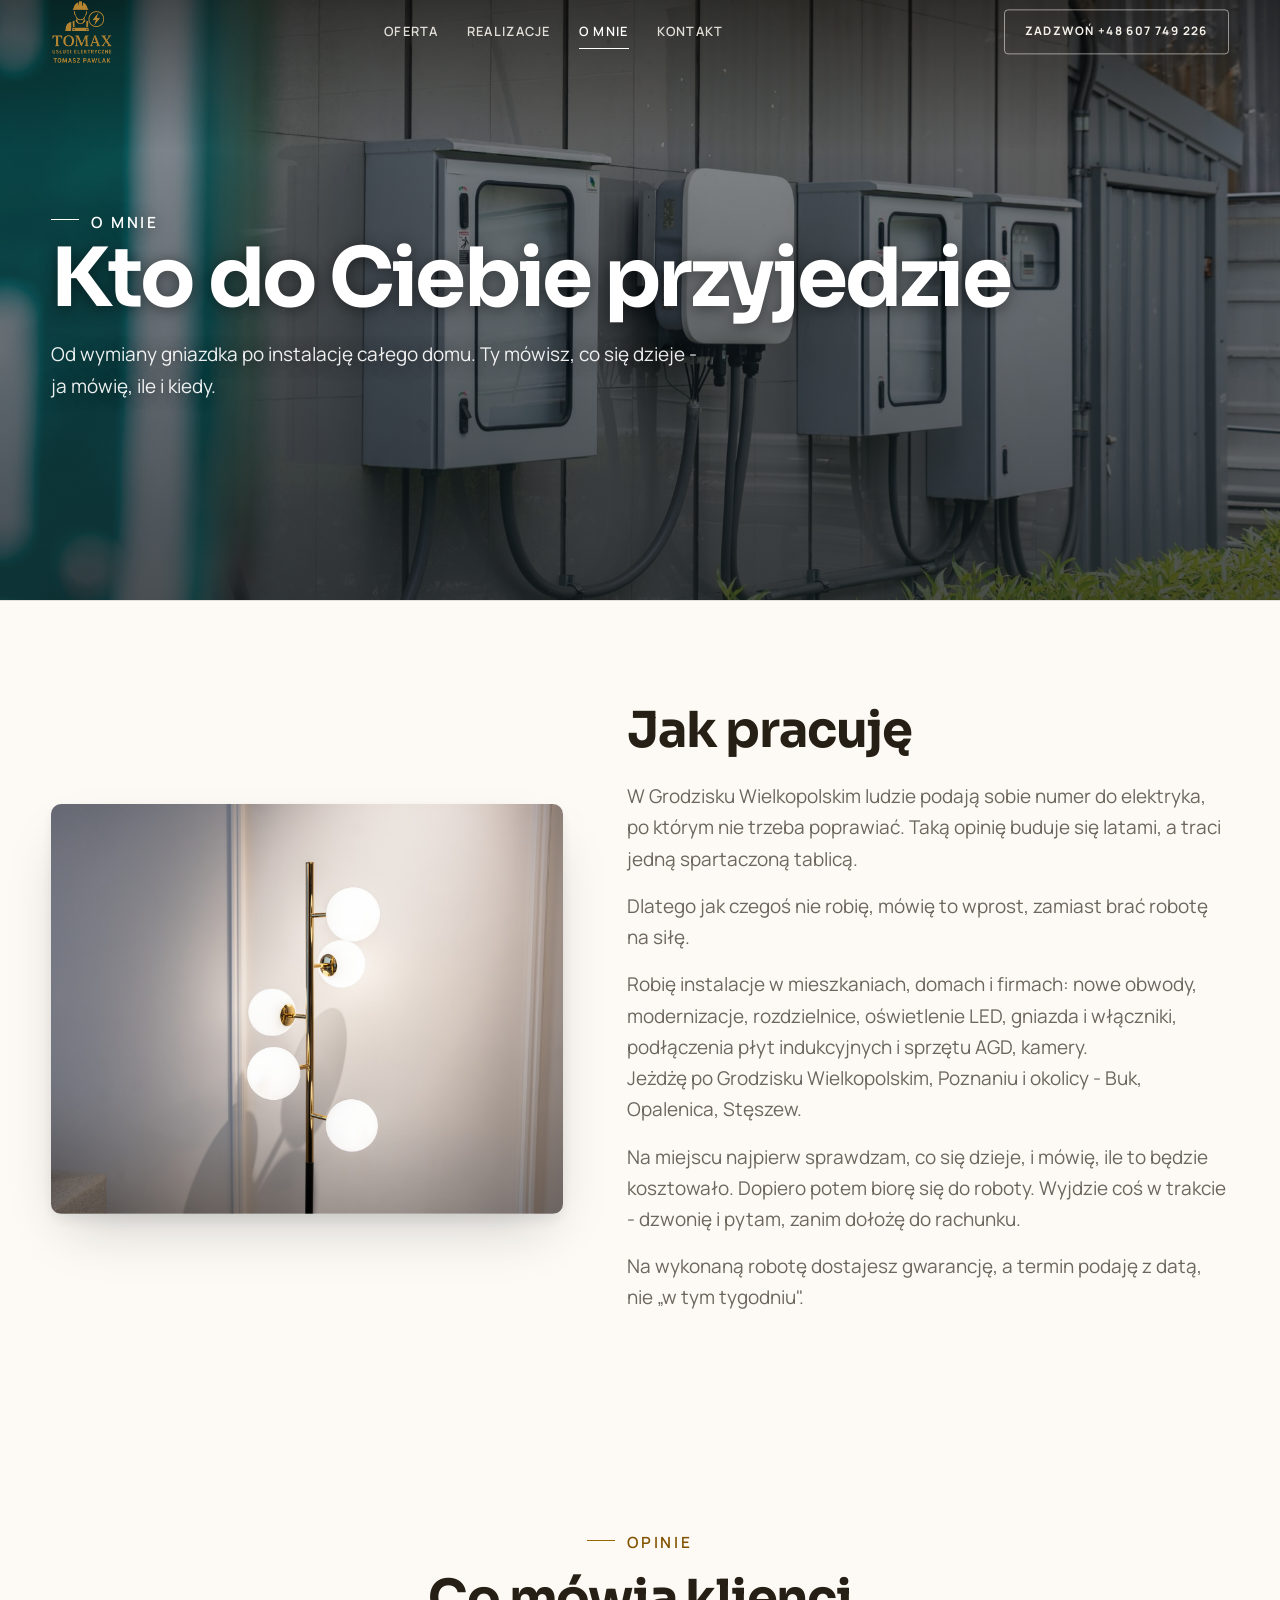
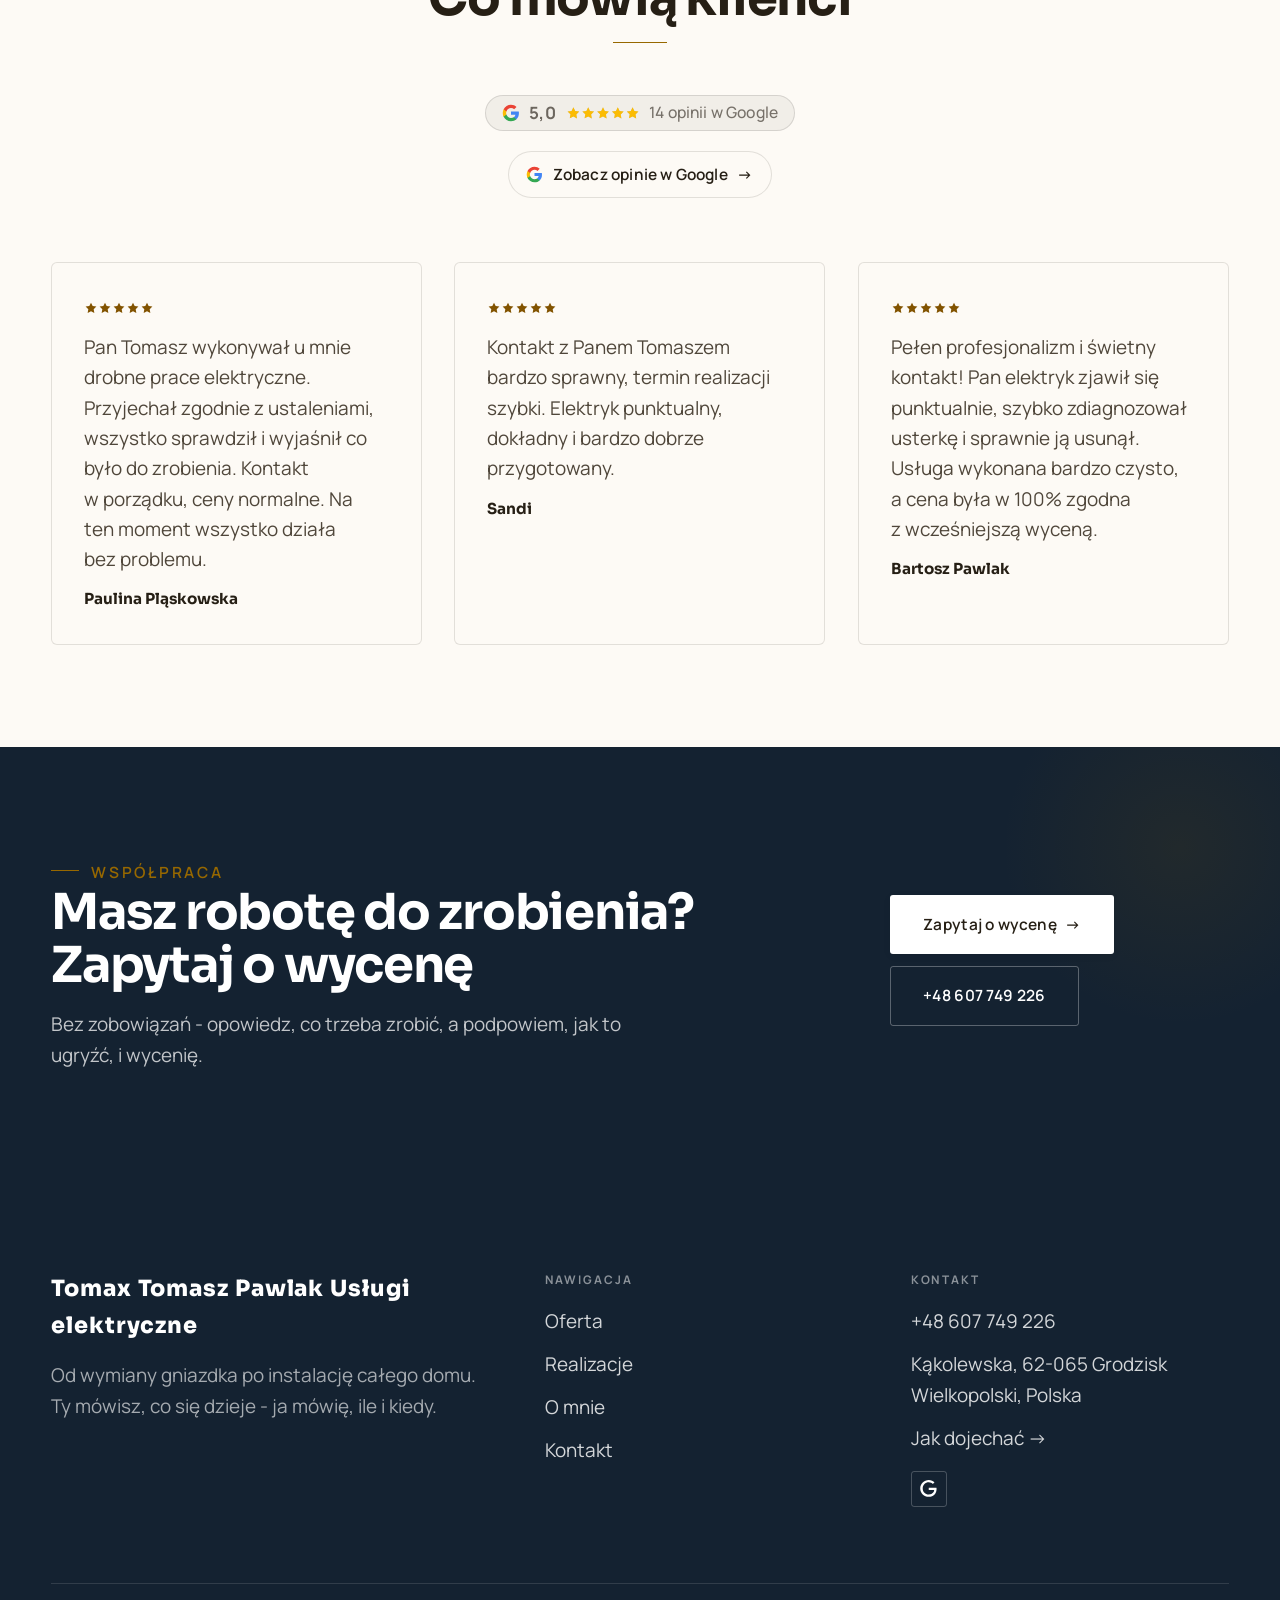
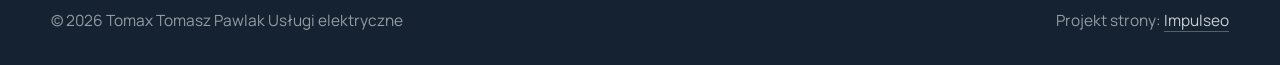
<file: o-nas.html>
<!DOCTYPE html>
<html lang="pl">
<head>
<meta charset="UTF-8">
<meta name="viewport" content="width=device-width, initial-scale=1.0">
<title>O nas - Tomax Tomasz Pawlak Usługi elektryczne</title>
<meta name="description" content="Elektryk w Grodzisku Wielkopolskim z dojazdem. Awarie, instalacje, rozdzielnice, oświetlenie, pomiary z protokołem. Cenę znasz przed robotą. Zadzwoń: +48 607 749 226.">
<link rel="canonical" href="https://kris20032.github.io/tomax-tomasz-pawlak-uslugi-elektryczne/o-nas.html">
<meta name="robots" content="noindex, nofollow">
<meta property="og:type" content="website">
<meta property="og:locale" content="pl_PL">
<meta property="og:site_name" content="Tomax Tomasz Pawlak Usługi elektryczne">
<meta property="og:title" content="O nas - Tomax Tomasz Pawlak Usługi elektryczne">
<meta property="og:description" content="Elektryk w Grodzisku Wielkopolskim z dojazdem. Awarie, instalacje, rozdzielnice, oświetlenie, pomiary z protokołem. Cenę znasz przed robotą. Zadzwoń: +48 607 749 226.">
<meta property="og:url" content="https://kris20032.github.io/tomax-tomasz-pawlak-uslugi-elektryczne/o-nas.html">
<meta property="og:image" content="https://kris20032.github.io/tomax-tomasz-pawlak-uslugi-elektryczne/img/og.jpg">
<meta property="og:image:width" content="1200">
<meta property="og:image:height" content="630">
<meta name="twitter:card" content="summary_large_image">
<link rel="preconnect" href="https://fonts.googleapis.com">
<link rel="preconnect" href="https://fonts.gstatic.com" crossorigin>
<link href="https://fonts.googleapis.com/css2?family=Sora:wght@600;700;800&family=Manrope:wght@400;500;600&display=swap" rel="stylesheet">
<link rel="stylesheet" href="assets/styles.css?v=2a9e11bf">
</head>
<body>

<header class="nav">
  <div class="wrap nav-inner">
    <a class="brand brand-has-logo" href="index.html"><img class="brand-logo" src="img/logo.png" alt="Tomax Tomasz Pawlak Usługi elektryczne" width="945" height="981" decoding="async"></a>
    <nav class="nav-links">
      <a href="oferta.html">Oferta</a>
      <a href="realizacje.html">Realizacje</a>
      <a href="o-nas.html" class="active" aria-current="page">O mnie</a>
      <a href="kontakt.html">Kontakt</a>
      <a href="tel:+48607749226" class="btn btn-accent">Zadzwoń +48 607 749 226</a>
    </nav>
    <button class="nav-toggle" aria-label="Menu"><span></span><span></span><span></span></button>
  </div>
</header>

<main>
<section class="pagehead">
  <img src="img/g3.jpg" alt="Tomax Tomasz Pawlak Usługi elektryczne - Kto do Ciebie przyjedzie" width="1880" height="1254" decoding="async">
  <div class="wrap">
    <span class="eyebrow">O mnie</span>
    <h1>Kto do Ciebie przyjedzie</h1>
    <p>Od wymiany gniazdka po instalację całego domu. Ty mówisz, co się dzieje - ja mówię, ile i kiedy.</p>
  </div>
</section>
<section>
  <div class="wrap split">
    <div class="split-art reveal"><img src="img/g4.jpg" alt="Tomax Tomasz Pawlak Usługi elektryczne" width="1732" height="1300" decoding="async"></div>
    <div class="split-copy reveal">
      <h2>Jak pracuję</h2>
      <p class="muted">W Grodzisku Wielkopolskim ludzie podają sobie numer do elektryka, po którym nie trzeba poprawiać. Taką opinię buduje się latami, a traci jedną spartaczoną tablicą.</p>
      <p class="muted">Dlatego jak czegoś nie robię, mówię to wprost, zamiast brać robotę na siłę.</p>
      <p class="muted">Robię instalacje w mieszkaniach, domach i firmach: nowe obwody, modernizacje, rozdzielnice, oświetlenie LED, gniazda i włączniki, podłączenia płyt indukcyjnych i sprzętu AGD, kamery. Jeżdżę po Grodzisku Wielkopolskim, Poznaniu i okolicy - Buk, Opalenica, Stęszew.</p>
      <p class="muted">Na miejscu najpierw sprawdzam, co się dzieje, i mówię, ile to będzie kosztowało. Dopiero potem biorę się do roboty. Wyjdzie coś w trakcie - dzwonię i pytam, zanim dołożę do rachunku.</p>
      <p class="muted">Na wykonaną robotę dostajesz gwarancję, a termin podaję z datą, nie „w tym tygodniu".</p>
    </div>
  </div>
</section>


<section class="opinie">
  <div class="wrap">
    <div class="head center reveal">
      <span class="eyebrow">Opinie</span>
      <h2>Co mówią klienci</h2>
    </div>
    <p class="op-meta reveal"><span class="g-badge"><svg class="gb-ico" viewBox="0 0 24 24" width="18" height="18" aria-hidden="true"><path fill="#4285F4" d="M22.56 12.25c0-.78-.07-1.53-.2-2.25H12v4.26h5.92c-.26 1.37-1.04 2.53-2.21 3.31v2.77h3.57c2.08-1.92 3.28-4.74 3.28-8.09z"/><path fill="#34A853" d="M12 23c2.97 0 5.46-.98 7.28-2.66l-3.57-2.77c-.98.66-2.23 1.06-3.71 1.06-2.86 0-5.29-1.93-6.16-4.53H2.18v2.84C3.99 20.53 7.7 23 12 23z"/><path fill="#FBBC05" d="M5.84 14.09c-.22-.66-.35-1.36-.35-2.09s.13-1.43.35-2.09V7.07H2.18C1.43 8.55 1 10.22 1 12s.43 3.45 1.18 4.93l2.85-2.22.81-.62z"/><path fill="#EA4335" d="M12 5.38c1.62 0 3.06.56 4.21 1.64l3.15-3.15C17.45 2.09 14.97 1 12 1 7.7 1 3.99 3.47 2.18 7.07l3.66 2.84c.87-2.6 3.3-4.53 6.16-4.53z"/></svg><b class="gb-ocena">5,0</b><svg class="gb-stars" viewBox="0 0 90 18" width="74" height="14.8" aria-hidden="true"><g fill="currentColor" opacity=".26"><path transform="translate(0,0)" d="M9 1.6l2.2 4.46 4.92.72-3.56 3.47.84 4.9L9 12.74l-4.4 2.31.84-4.9L1.88 6.68l4.92-.72L9 1.6Z"/><path transform="translate(18,0)" d="M9 1.6l2.2 4.46 4.92.72-3.56 3.47.84 4.9L9 12.74l-4.4 2.31.84-4.9L1.88 6.68l4.92-.72L9 1.6Z"/><path transform="translate(36,0)" d="M9 1.6l2.2 4.46 4.92.72-3.56 3.47.84 4.9L9 12.74l-4.4 2.31.84-4.9L1.88 6.68l4.92-.72L9 1.6Z"/><path transform="translate(54,0)" d="M9 1.6l2.2 4.46 4.92.72-3.56 3.47.84 4.9L9 12.74l-4.4 2.31.84-4.9L1.88 6.68l4.92-.72L9 1.6Z"/><path transform="translate(72,0)" d="M9 1.6l2.2 4.46 4.92.72-3.56 3.47.84 4.9L9 12.74l-4.4 2.31.84-4.9L1.88 6.68l4.92-.72L9 1.6Z"/></g><clipPath id="gs1000"><rect x="0" y="0" width="90.0" height="18"/></clipPath><g fill="#FBBC04" clip-path="url(#gs1000)"><path transform="translate(0,0)" d="M9 1.6l2.2 4.46 4.92.72-3.56 3.47.84 4.9L9 12.74l-4.4 2.31.84-4.9L1.88 6.68l4.92-.72L9 1.6Z"/><path transform="translate(18,0)" d="M9 1.6l2.2 4.46 4.92.72-3.56 3.47.84 4.9L9 12.74l-4.4 2.31.84-4.9L1.88 6.68l4.92-.72L9 1.6Z"/><path transform="translate(36,0)" d="M9 1.6l2.2 4.46 4.92.72-3.56 3.47.84 4.9L9 12.74l-4.4 2.31.84-4.9L1.88 6.68l4.92-.72L9 1.6Z"/><path transform="translate(54,0)" d="M9 1.6l2.2 4.46 4.92.72-3.56 3.47.84 4.9L9 12.74l-4.4 2.31.84-4.9L1.88 6.68l4.92-.72L9 1.6Z"/><path transform="translate(72,0)" d="M9 1.6l2.2 4.46 4.92.72-3.56 3.47.84 4.9L9 12.74l-4.4 2.31.84-4.9L1.88 6.68l4.92-.72L9 1.6Z"/></g></svg><span class="gb-txt">14 opinii w Google</span></span></p>
    <p class="op-meta reveal"><a class="op-google" href="https://maps.google.com/?cid=5786440380245231609&amp;g_mp=Cidnb29nbGUubWFwcy5wbGFjZXMudjEuUGxhY2VzLlNlYXJjaFRleHQQAhgEIAA" target="_blank" rel="noopener"><svg class="op-g-ico" viewBox="0 0 24 24" width="17" height="17" aria-hidden="true"><path fill="#4285F4" d="M22.56 12.25c0-.78-.07-1.53-.2-2.25H12v4.26h5.92c-.26 1.37-1.04 2.53-2.21 3.31v2.77h3.57c2.08-1.92 3.28-4.74 3.28-8.09z"/><path fill="#34A853" d="M12 23c2.97 0 5.46-.98 7.28-2.66l-3.57-2.77c-.98.66-2.23 1.06-3.71 1.06-2.86 0-5.29-1.93-6.16-4.53H2.18v2.84C3.99 20.53 7.7 23 12 23z"/><path fill="#FBBC05" d="M5.84 14.09c-.22-.66-.35-1.36-.35-2.09s.13-1.43.35-2.09V7.07H2.18C1.43 8.55 1 10.22 1 12s.43 3.45 1.18 4.93l2.85-2.22.81-.62z"/><path fill="#EA4335" d="M12 5.38c1.62 0 3.06.56 4.21 1.64l3.15-3.15C17.45 2.09 14.97 1 12 1 7.7 1 3.99 3.47 2.18 7.07l3.66 2.84c.87-2.6 3.3-4.53 6.16-4.53z"/></svg><span>Zobacz opinie w Google</span><span class="arr">→</span></a></p>
    <div class="opinie-grid">
      <figure class="op-card reveal"><span class="op-star"><svg class="ico-star" width="14" height="14" viewBox="0 0 24 24" style="vertical-align:-2px" aria-hidden="true"><path d="M12 2.8l2.85 5.8 6.4.93-4.63 4.5 1.1 6.37L12 17.4l-5.72 3 1.1-6.37-4.63-4.5 6.4-.93L12 2.8Z" fill="currentColor"/></svg><svg class="ico-star" width="14" height="14" viewBox="0 0 24 24" style="vertical-align:-2px" aria-hidden="true"><path d="M12 2.8l2.85 5.8 6.4.93-4.63 4.5 1.1 6.37L12 17.4l-5.72 3 1.1-6.37-4.63-4.5 6.4-.93L12 2.8Z" fill="currentColor"/></svg><svg class="ico-star" width="14" height="14" viewBox="0 0 24 24" style="vertical-align:-2px" aria-hidden="true"><path d="M12 2.8l2.85 5.8 6.4.93-4.63 4.5 1.1 6.37L12 17.4l-5.72 3 1.1-6.37-4.63-4.5 6.4-.93L12 2.8Z" fill="currentColor"/></svg><svg class="ico-star" width="14" height="14" viewBox="0 0 24 24" style="vertical-align:-2px" aria-hidden="true"><path d="M12 2.8l2.85 5.8 6.4.93-4.63 4.5 1.1 6.37L12 17.4l-5.72 3 1.1-6.37-4.63-4.5 6.4-.93L12 2.8Z" fill="currentColor"/></svg><svg class="ico-star" width="14" height="14" viewBox="0 0 24 24" style="vertical-align:-2px" aria-hidden="true"><path d="M12 2.8l2.85 5.8 6.4.93-4.63 4.5 1.1 6.37L12 17.4l-5.72 3 1.1-6.37-4.63-4.5 6.4-.93L12 2.8Z" fill="currentColor"/></svg></span><blockquote>Pan Tomasz wykonywał u mnie drobne prace elektryczne. Przyjechał zgodnie z ustaleniami, wszystko sprawdził i wyjaśnił co było do zrobienia. Kontakt w porządku, ceny normalne. Na ten moment wszystko działa bez problemu.</blockquote><span class="op-autor">Paulina Pląskowska</span></figure>
      <figure class="op-card reveal"><span class="op-star"><svg class="ico-star" width="14" height="14" viewBox="0 0 24 24" style="vertical-align:-2px" aria-hidden="true"><path d="M12 2.8l2.85 5.8 6.4.93-4.63 4.5 1.1 6.37L12 17.4l-5.72 3 1.1-6.37-4.63-4.5 6.4-.93L12 2.8Z" fill="currentColor"/></svg><svg class="ico-star" width="14" height="14" viewBox="0 0 24 24" style="vertical-align:-2px" aria-hidden="true"><path d="M12 2.8l2.85 5.8 6.4.93-4.63 4.5 1.1 6.37L12 17.4l-5.72 3 1.1-6.37-4.63-4.5 6.4-.93L12 2.8Z" fill="currentColor"/></svg><svg class="ico-star" width="14" height="14" viewBox="0 0 24 24" style="vertical-align:-2px" aria-hidden="true"><path d="M12 2.8l2.85 5.8 6.4.93-4.63 4.5 1.1 6.37L12 17.4l-5.72 3 1.1-6.37-4.63-4.5 6.4-.93L12 2.8Z" fill="currentColor"/></svg><svg class="ico-star" width="14" height="14" viewBox="0 0 24 24" style="vertical-align:-2px" aria-hidden="true"><path d="M12 2.8l2.85 5.8 6.4.93-4.63 4.5 1.1 6.37L12 17.4l-5.72 3 1.1-6.37-4.63-4.5 6.4-.93L12 2.8Z" fill="currentColor"/></svg><svg class="ico-star" width="14" height="14" viewBox="0 0 24 24" style="vertical-align:-2px" aria-hidden="true"><path d="M12 2.8l2.85 5.8 6.4.93-4.63 4.5 1.1 6.37L12 17.4l-5.72 3 1.1-6.37-4.63-4.5 6.4-.93L12 2.8Z" fill="currentColor"/></svg></span><blockquote>Kontakt z Panem Tomaszem bardzo sprawny, termin realizacji szybki. Elektryk punktualny, dokładny i bardzo dobrze przygotowany.</blockquote><span class="op-autor">Sandi</span></figure>
      <figure class="op-card reveal"><span class="op-star"><svg class="ico-star" width="14" height="14" viewBox="0 0 24 24" style="vertical-align:-2px" aria-hidden="true"><path d="M12 2.8l2.85 5.8 6.4.93-4.63 4.5 1.1 6.37L12 17.4l-5.72 3 1.1-6.37-4.63-4.5 6.4-.93L12 2.8Z" fill="currentColor"/></svg><svg class="ico-star" width="14" height="14" viewBox="0 0 24 24" style="vertical-align:-2px" aria-hidden="true"><path d="M12 2.8l2.85 5.8 6.4.93-4.63 4.5 1.1 6.37L12 17.4l-5.72 3 1.1-6.37-4.63-4.5 6.4-.93L12 2.8Z" fill="currentColor"/></svg><svg class="ico-star" width="14" height="14" viewBox="0 0 24 24" style="vertical-align:-2px" aria-hidden="true"><path d="M12 2.8l2.85 5.8 6.4.93-4.63 4.5 1.1 6.37L12 17.4l-5.72 3 1.1-6.37-4.63-4.5 6.4-.93L12 2.8Z" fill="currentColor"/></svg><svg class="ico-star" width="14" height="14" viewBox="0 0 24 24" style="vertical-align:-2px" aria-hidden="true"><path d="M12 2.8l2.85 5.8 6.4.93-4.63 4.5 1.1 6.37L12 17.4l-5.72 3 1.1-6.37-4.63-4.5 6.4-.93L12 2.8Z" fill="currentColor"/></svg><svg class="ico-star" width="14" height="14" viewBox="0 0 24 24" style="vertical-align:-2px" aria-hidden="true"><path d="M12 2.8l2.85 5.8 6.4.93-4.63 4.5 1.1 6.37L12 17.4l-5.72 3 1.1-6.37-4.63-4.5 6.4-.93L12 2.8Z" fill="currentColor"/></svg></span><blockquote>Pełen profesjonalizm i świetny kontakt! Pan elektryk zjawił się punktualnie, szybko zdiagnozował usterkę i sprawnie ją usunął. Usługa wykonana bardzo czysto, a cena była w 100% zgodna z wcześniejszą wyceną.</blockquote><span class="op-autor">Bartosz Pawlak</span></figure>
    </div>
  </div>
</section>

<section class="cta">
  <div class="wrap">
    <div class="reveal">
      <span class="eyebrow">Współpraca</span>
      <h2>Masz robotę do zrobienia? Zapytaj o wycenę</h2>
      <p>Bez zobowiązań - opowiedz, co trzeba zrobić, a podpowiem, jak to ugryźć, i wycenię.</p>
    </div>
    <div class="cta-actions reveal">
      <a href="kontakt.html" class="btn btn-light">Zapytaj o wycenę <span class="arr">→</span></a>
      <a href="tel:+48607749226" class="btn btn-ghost btn-ghost-cta">+48 607 749 226</a>
    </div>
  </div>
</section>
</main>

<footer>
  <div class="wrap">
    <div class="foot-grid">
      <div class="foot-brand">
        <div class="name">Tomax Tomasz Pawlak Usługi elektryczne</div>
        <p>Od wymiany gniazdka po instalację całego domu. Ty mówisz, co się dzieje - ja mówię, ile i kiedy.</p>
      </div>
      <div class="foot-col">
        <h4>Nawigacja</h4>
        <a href="oferta.html">Oferta</a>
        <a href="realizacje.html">Realizacje</a>
        <a href="o-nas.html">O mnie</a>
        <a href="kontakt.html">Kontakt</a>
      </div>
      <div class="foot-col">
        <h4>Kontakt</h4>
        <a href="tel:+48607749226">+48 607 749 226</a>
        <p>Kąkolewska, 62-065 Grodzisk Wielkopolski, Polska</p>
        <a href="https://maps.google.com/?cid=5786440380245231609&g_mp=Cidnb29nbGUubWFwcy5wbGFjZXMudjEuUGxhY2VzLlNlYXJjaFRleHQQAhgEIAA" target="_blank" rel="noopener">Jak dojechać →</a>
      <div class="foot-soc">
        <a class="soc" href="https://maps.google.com/?cid=5786440380245231609&amp;g_mp=Cidnb29nbGUubWFwcy5wbGFjZXMudjEuUGxhY2VzLlNlYXJjaFRleHQQAhgEIAA" target="_blank" rel="noopener" aria-label="Google - Tomax Tomasz Pawlak Usługi elektryczne"><svg viewBox="0 0 24 24" aria-hidden="true" focusable="false"><path d="M12.48 10.92v3.28h7.84c-.24 1.84-.853 3.187-1.787 4.133-1.147 1.147-2.933 2.4-6.053 2.4-4.827 0-8.6-3.893-8.6-8.72s3.773-8.72 8.6-8.72c2.6 0 4.507 1.027 5.907 2.347l2.307-2.307C18.747 1.44 16.133 0 12.48 0 5.867 0 .307 5.387.307 12s5.56 12 12.173 12c3.573 0 6.267-1.173 8.373-3.36 2.16-2.16 2.84-5.213 2.84-7.667 0-.76-.053-1.467-.173-2.053H12.48z" fill="currentColor"/></svg></a>
      </div>
      </div>
    </div>
    <div class="foot-bot">
      <span>© 2026 Tomax Tomasz Pawlak Usługi elektryczne</span>
      <span>Projekt strony: <a class="foot-credit" href="https://impulseo.pl" target="_blank" rel="noopener">Impulseo</a></span>
    </div>
  </div>
</footer>
<div class="sticky-call"><a class="sc-call" href="tel:+48607749226"><svg class="ico-tel" width="16" height="16" viewBox="0 0 24 24" fill="none" aria-hidden="true"><path d="M6.6 10.8a15.5 15.5 0 0 0 6.6 6.6l2.2-2.2a1 1 0 0 1 1-.24 11.4 11.4 0 0 0 3.6.58 1 1 0 0 1 1 1V20a1 1 0 0 1-1 1A17 17 0 0 1 3 4a1 1 0 0 1 1-1h3.5a1 1 0 0 1 1 1c0 1.25.2 2.46.58 3.6a1 1 0 0 1-.25 1l-2.23 2.2Z" fill="currentColor"/></svg> Zadzwoń</a><a class="sc-quote" href="kontakt.html">Bezpłatna wycena</a></div>
<div class="demo-wazne" data-do="2026-08-20" data-cykl="3" hidden><svg class="dw-ico" width="13" height="13" viewBox="0 0 24 24" fill="none" aria-hidden="true"><circle cx="12" cy="12" r="8.6" stroke="currentColor" stroke-width="1.8"/><path d="M12 7.2V12l3.3 2" stroke="currentColor" stroke-width="1.8" stroke-linecap="round"/></svg><span class="dw-txt"></span></div>

<script src="assets/main.js"></script>
</body>
</html>
</file>
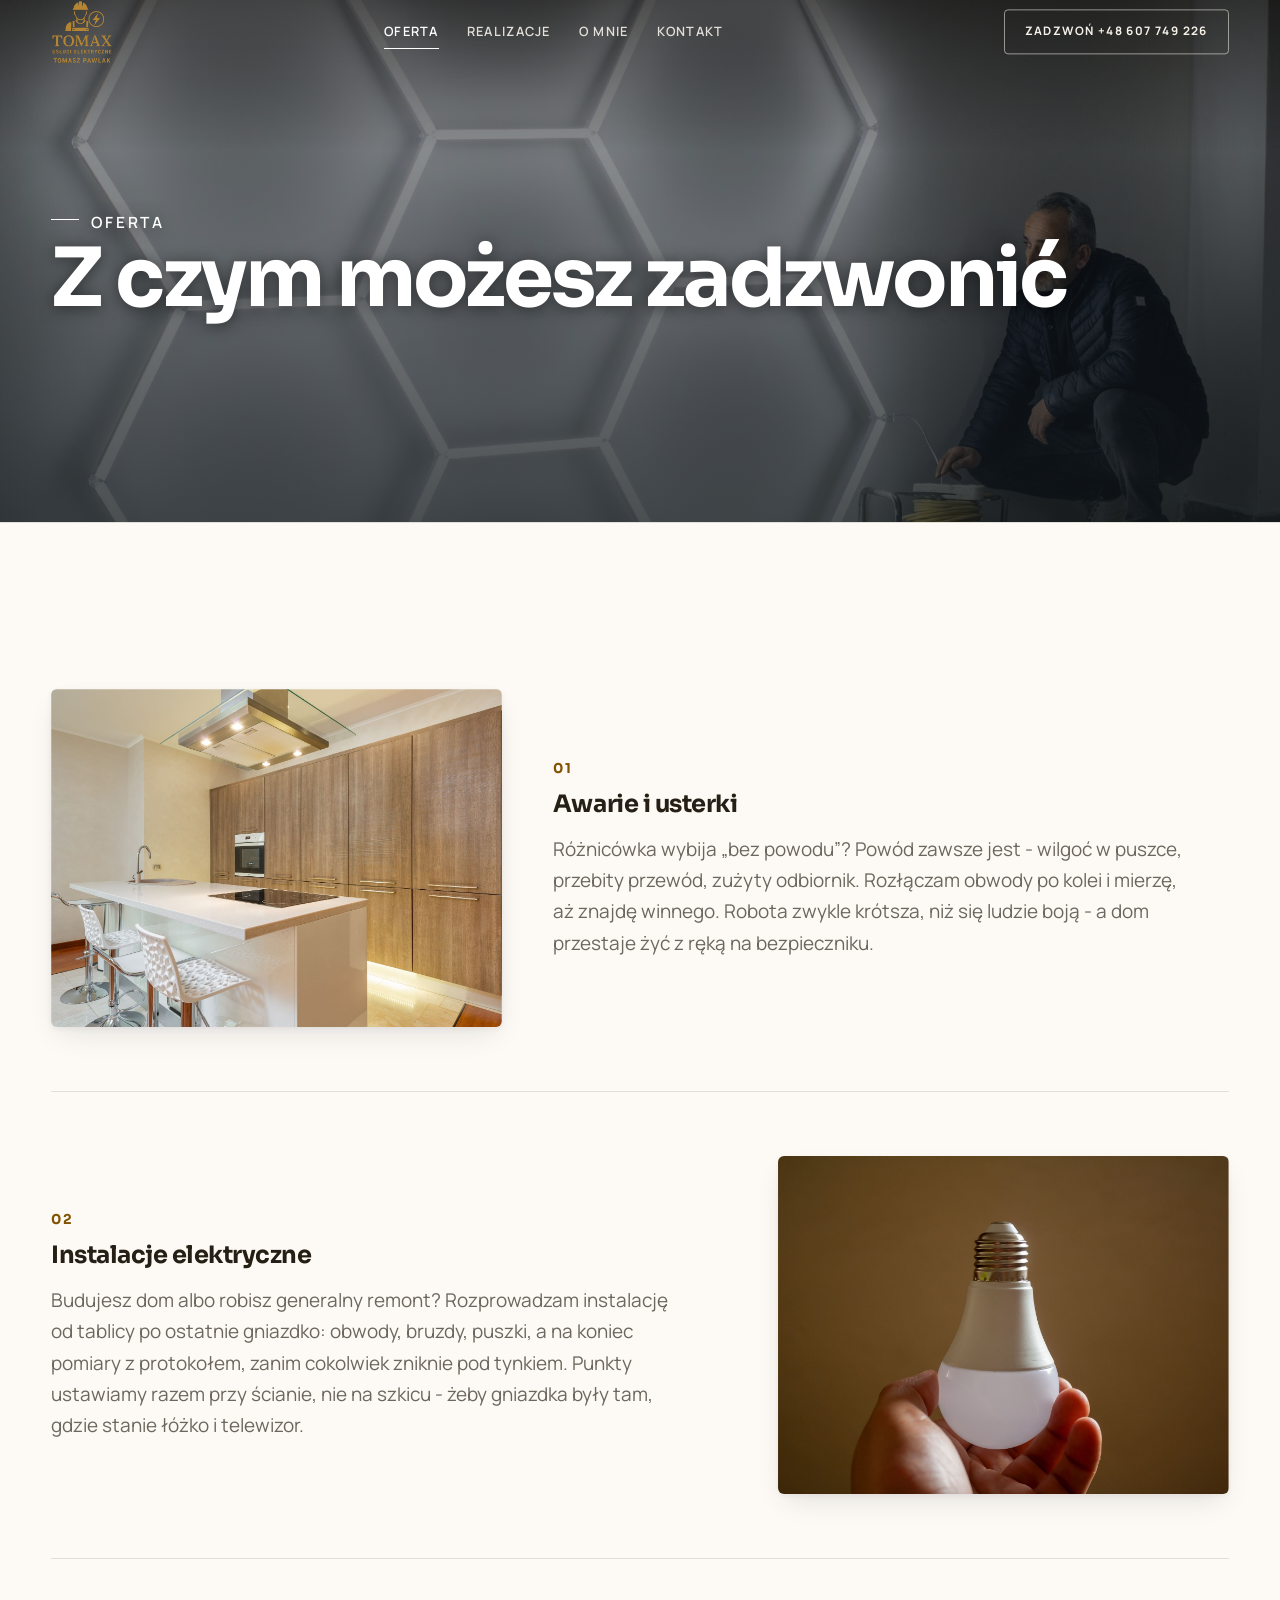
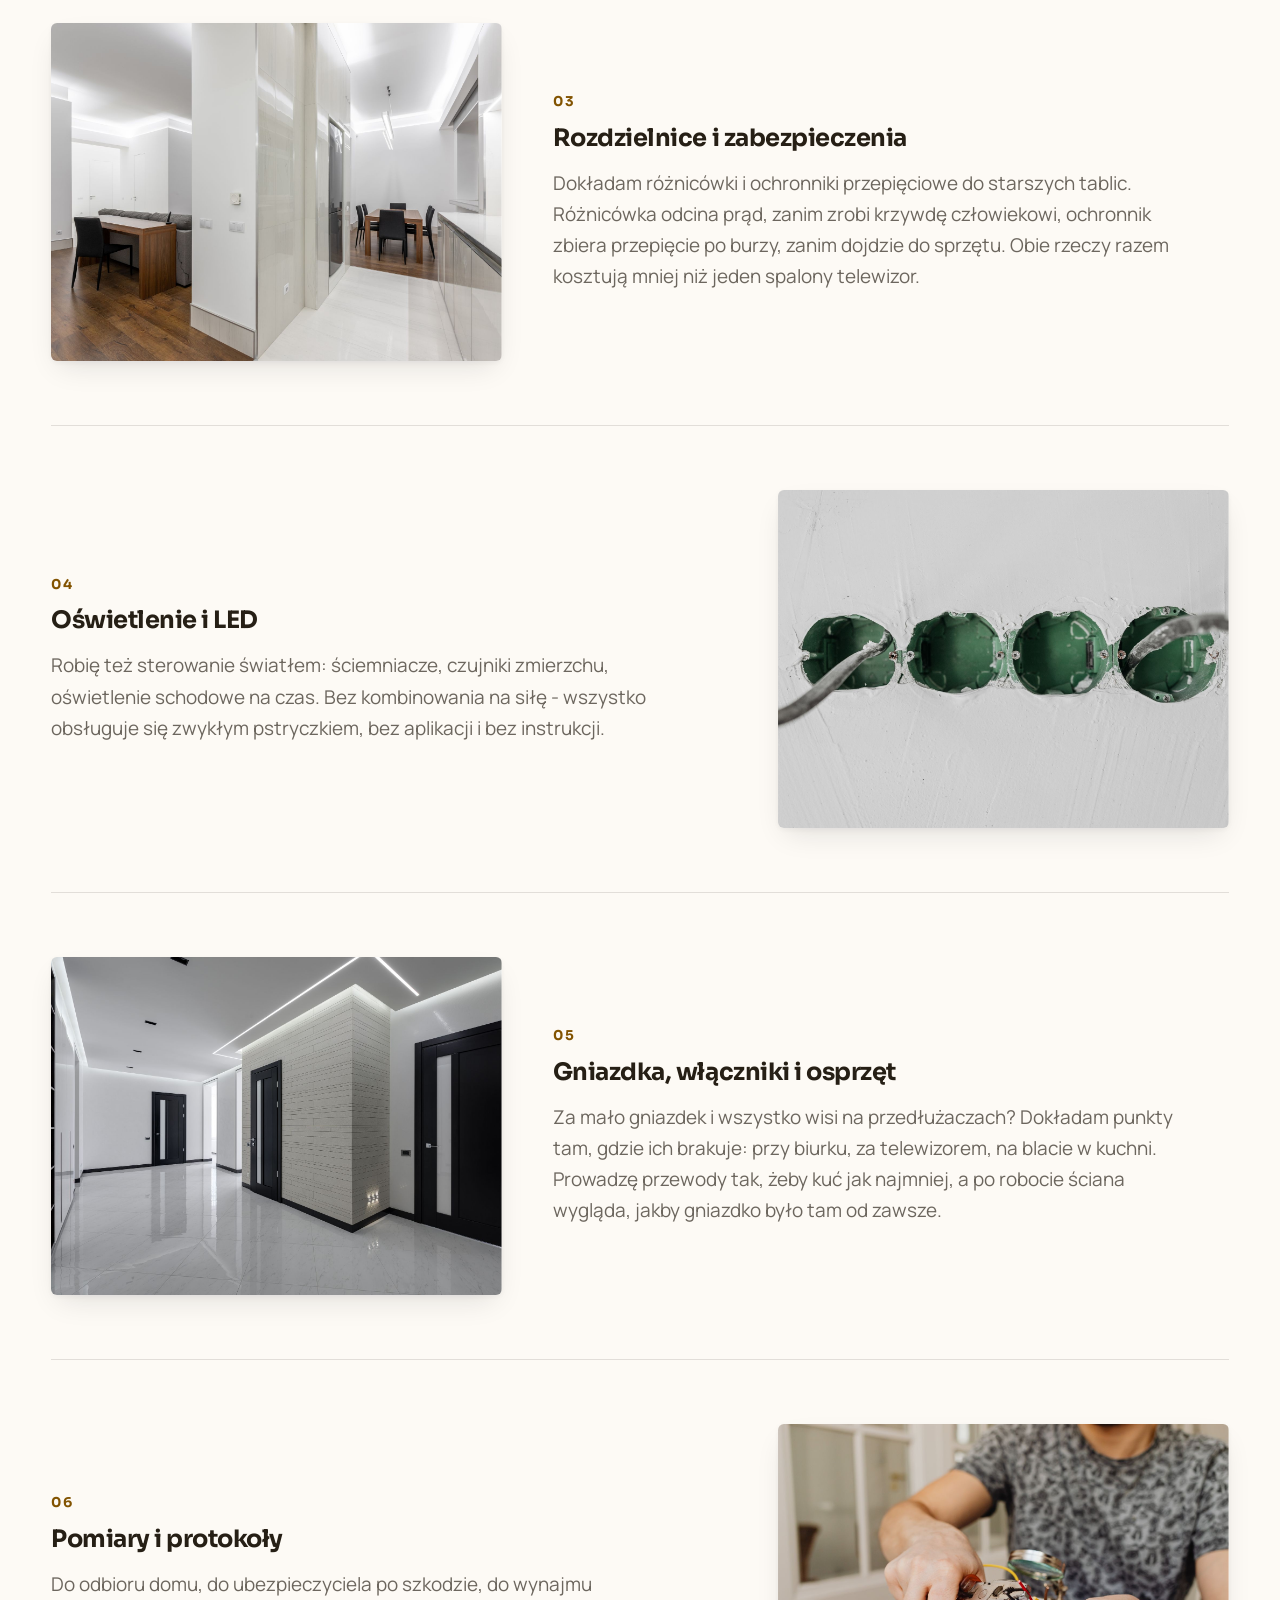
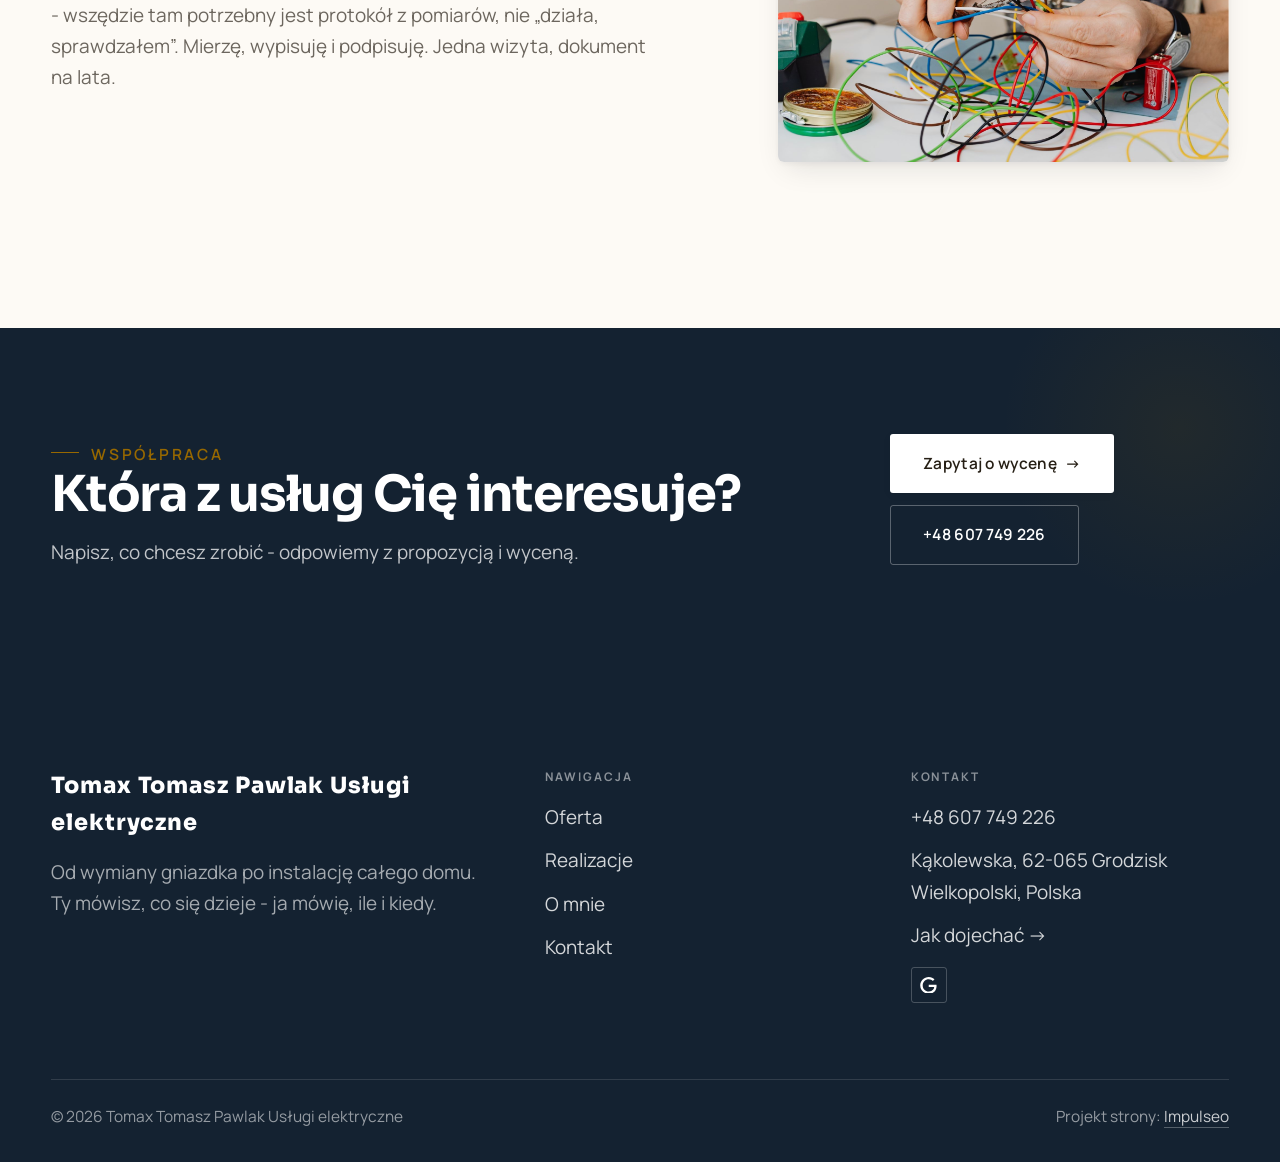
<file: oferta.html>
<!DOCTYPE html>
<html lang="pl">
<head>
<meta charset="UTF-8">
<meta name="viewport" content="width=device-width, initial-scale=1.0">
<title>Oferta - Tomax Tomasz Pawlak Usługi elektryczne</title>
<meta name="description" content="Elektryk w Grodzisku Wielkopolskim z dojazdem. Awarie, instalacje, rozdzielnice, oświetlenie, pomiary z protokołem. Cenę znasz przed robotą. Zadzwoń: +48 607 749 226.">
<link rel="canonical" href="https://kris20032.github.io/tomax-tomasz-pawlak-uslugi-elektryczne/oferta.html">
<meta name="robots" content="noindex, nofollow">
<meta property="og:type" content="website">
<meta property="og:locale" content="pl_PL">
<meta property="og:site_name" content="Tomax Tomasz Pawlak Usługi elektryczne">
<meta property="og:title" content="Oferta - Tomax Tomasz Pawlak Usługi elektryczne">
<meta property="og:description" content="Elektryk w Grodzisku Wielkopolskim z dojazdem. Awarie, instalacje, rozdzielnice, oświetlenie, pomiary z protokołem. Cenę znasz przed robotą. Zadzwoń: +48 607 749 226.">
<meta property="og:url" content="https://kris20032.github.io/tomax-tomasz-pawlak-uslugi-elektryczne/oferta.html">
<meta property="og:image" content="https://kris20032.github.io/tomax-tomasz-pawlak-uslugi-elektryczne/img/og.jpg">
<meta property="og:image:width" content="1200">
<meta property="og:image:height" content="630">
<meta name="twitter:card" content="summary_large_image">
<link rel="preconnect" href="https://fonts.googleapis.com">
<link rel="preconnect" href="https://fonts.gstatic.com" crossorigin>
<link href="https://fonts.googleapis.com/css2?family=Sora:wght@600;700;800&family=Manrope:wght@400;500;600&display=swap" rel="stylesheet">
<link rel="stylesheet" href="assets/styles.css?v=2a9e11bf">
</head>
<body>

<header class="nav">
  <div class="wrap nav-inner">
    <a class="brand brand-has-logo" href="index.html"><img class="brand-logo" src="img/logo.png" alt="Tomax Tomasz Pawlak Usługi elektryczne" width="945" height="981" decoding="async"></a>
    <nav class="nav-links">
      <a href="oferta.html" class="active" aria-current="page">Oferta</a>
      <a href="realizacje.html">Realizacje</a>
      <a href="o-nas.html">O mnie</a>
      <a href="kontakt.html">Kontakt</a>
      <a href="tel:+48607749226" class="btn btn-accent">Zadzwoń +48 607 749 226</a>
    </nav>
    <button class="nav-toggle" aria-label="Menu"><span></span><span></span><span></span></button>
  </div>
</header>

<main>
<section class="pagehead">
  <img src="img/g2.jpg" alt="Tomax Tomasz Pawlak Usługi elektryczne - Z czym możesz zadzwonić" width="1880" height="1253" decoding="async">
  <div class="wrap">
    <span class="eyebrow">Oferta</span>
    <h1>Z czym możesz zadzwonić</h1>
  </div>
</section>
<section>
  <div class="wrap">
    <div class="svc-row reveal">
      <div class="svc-row-art"><img src="img/g11.jpg" alt="Awarie i usterki" width="1880" height="1255" decoding="async"></div>
      <div>
        <span class="num">01</span>
        <h3>Awarie i usterki</h3>
        <p class="muted">Różnicówka wybija „bez powodu”? Powód zawsze jest - wilgoć w puszce, przebity przewód, zużyty odbiornik. Rozłączam obwody po kolei i mierzę, aż znajdę winnego. Robota zwykle krótsza, niż się ludzie boją - a dom przestaje żyć z ręką na bezpieczniku.</p>
      </div>
    </div>
    <div class="svc-row rev reveal">
      <div class="svc-row-art"><img src="img/g12.jpg" alt="Instalacje elektryczne" width="1880" height="1253" decoding="async"></div>
      <div>
        <span class="num">02</span>
        <h3>Instalacje elektryczne</h3>
        <p class="muted">Budujesz dom albo robisz generalny remont? Rozprowadzam instalację od tablicy po ostatnie gniazdko: obwody, bruzdy, puszki, a na koniec pomiary z protokołem, zanim cokolwiek zniknie pod tynkiem. Punkty ustawiamy razem przy ścianie, nie na szkicu - żeby gniazdka były tam, gdzie stanie łóżko i telewizor.</p>
      </div>
    </div>
    <div class="svc-row reveal">
      <div class="svc-row-art"><img src="img/g13.jpg" alt="Rozdzielnice i zabezpieczenia" width="1880" height="1255" decoding="async"></div>
      <div>
        <span class="num">03</span>
        <h3>Rozdzielnice i zabezpieczenia</h3>
        <p class="muted">Dokładam różnicówki i ochronniki przepięciowe do starszych tablic. Różnicówka odcina prąd, zanim zrobi krzywdę człowiekowi, ochronnik zbiera przepięcie po burzy, zanim dojdzie do sprzętu. Obie rzeczy razem kosztują mniej niż jeden spalony telewizor.</p>
      </div>
    </div>
    <div class="svc-row rev reveal">
      <div class="svc-row-art"><img src="img/g14.jpg" alt="Oświetlenie i LED" loading="lazy" width="1880" height="1255" decoding="async"></div>
      <div>
        <span class="num">04</span>
        <h3>Oświetlenie i LED</h3>
        <p class="muted">Robię też sterowanie światłem: ściemniacze, czujniki zmierzchu, oświetlenie schodowe na czas. Bez kombinowania na siłę - wszystko obsługuje się zwykłym pstryczkiem, bez aplikacji i bez instrukcji.</p>
      </div>
    </div>
    <div class="svc-row reveal">
      <div class="svc-row-art"><img src="img/about.jpg" alt="Gniazdka, włączniki i osprzęt" loading="lazy" width="1880" height="1255" decoding="async"></div>
      <div>
        <span class="num">05</span>
        <h3>Gniazdka, włączniki i osprzęt</h3>
        <p class="muted">Za mało gniazdek i wszystko wisi na przedłużaczach? Dokładam punkty tam, gdzie ich brakuje: przy biurku, za telewizorem, na blacie w kuchni. Prowadzę przewody tak, żeby kuć jak najmniej, a po robocie ściana wygląda, jakby gniazdko było tam od zawsze.</p>
      </div>
    </div>
    <div class="svc-row rev reveal">
      <div class="svc-row-art"><img src="img/g1.jpg" alt="Pomiary i protokoły" loading="lazy" width="1880" height="1253" decoding="async"></div>
      <div>
        <span class="num">06</span>
        <h3>Pomiary i protokoły</h3>
        <p class="muted">Do odbioru domu, do ubezpieczyciela po szkodzie, do wynajmu - wszędzie tam potrzebny jest protokół z pomiarów, nie „działa, sprawdzałem”. Mierzę, wypisuję i podpisuję. Jedna wizyta, dokument na lata.</p>
      </div>
    </div>
  </div>
</section>

<section class="cta">
  <div class="wrap">
    <div class="reveal">
      <span class="eyebrow">Współpraca</span>
      <h2>Która z usług Cię interesuje?</h2>
      <p>Napisz, co chcesz zrobić - odpowiemy z propozycją i wyceną.</p>
    </div>
    <div class="cta-actions reveal">
      <a href="kontakt.html" class="btn btn-light">Zapytaj o wycenę <span class="arr">→</span></a>
      <a href="tel:+48607749226" class="btn btn-ghost btn-ghost-cta">+48 607 749 226</a>
    </div>
  </div>
</section>
</main>

<footer>
  <div class="wrap">
    <div class="foot-grid">
      <div class="foot-brand">
        <div class="name">Tomax Tomasz Pawlak Usługi elektryczne</div>
        <p>Od wymiany gniazdka po instalację całego domu. Ty mówisz, co się dzieje - ja mówię, ile i kiedy.</p>
      </div>
      <div class="foot-col">
        <h4>Nawigacja</h4>
        <a href="oferta.html">Oferta</a>
        <a href="realizacje.html">Realizacje</a>
        <a href="o-nas.html">O mnie</a>
        <a href="kontakt.html">Kontakt</a>
      </div>
      <div class="foot-col">
        <h4>Kontakt</h4>
        <a href="tel:+48607749226">+48 607 749 226</a>
        <p>Kąkolewska, 62-065 Grodzisk Wielkopolski, Polska</p>
        <a href="https://maps.google.com/?cid=5786440380245231609&g_mp=Cidnb29nbGUubWFwcy5wbGFjZXMudjEuUGxhY2VzLlNlYXJjaFRleHQQAhgEIAA" target="_blank" rel="noopener">Jak dojechać →</a>
      <div class="foot-soc">
        <a class="soc" href="https://maps.google.com/?cid=5786440380245231609&amp;g_mp=Cidnb29nbGUubWFwcy5wbGFjZXMudjEuUGxhY2VzLlNlYXJjaFRleHQQAhgEIAA" target="_blank" rel="noopener" aria-label="Google - Tomax Tomasz Pawlak Usługi elektryczne"><svg viewBox="0 0 24 24" aria-hidden="true" focusable="false"><path d="M12.48 10.92v3.28h7.84c-.24 1.84-.853 3.187-1.787 4.133-1.147 1.147-2.933 2.4-6.053 2.4-4.827 0-8.6-3.893-8.6-8.72s3.773-8.72 8.6-8.72c2.6 0 4.507 1.027 5.907 2.347l2.307-2.307C18.747 1.44 16.133 0 12.48 0 5.867 0 .307 5.387.307 12s5.56 12 12.173 12c3.573 0 6.267-1.173 8.373-3.36 2.16-2.16 2.84-5.213 2.84-7.667 0-.76-.053-1.467-.173-2.053H12.48z" fill="currentColor"/></svg></a>
      </div>
      </div>
    </div>
    <div class="foot-bot">
      <span>© 2026 Tomax Tomasz Pawlak Usługi elektryczne</span>
      <span>Projekt strony: <a class="foot-credit" href="https://impulseo.pl" target="_blank" rel="noopener">Impulseo</a></span>
    </div>
  </div>
</footer>
<div class="sticky-call"><a class="sc-call" href="tel:+48607749226"><svg class="ico-tel" width="16" height="16" viewBox="0 0 24 24" fill="none" aria-hidden="true"><path d="M6.6 10.8a15.5 15.5 0 0 0 6.6 6.6l2.2-2.2a1 1 0 0 1 1-.24 11.4 11.4 0 0 0 3.6.58 1 1 0 0 1 1 1V20a1 1 0 0 1-1 1A17 17 0 0 1 3 4a1 1 0 0 1 1-1h3.5a1 1 0 0 1 1 1c0 1.25.2 2.46.58 3.6a1 1 0 0 1-.25 1l-2.23 2.2Z" fill="currentColor"/></svg> Zadzwoń</a><a class="sc-quote" href="kontakt.html">Bezpłatna wycena</a></div>
<div class="demo-wazne" data-do="2026-08-20" data-cykl="3" hidden><svg class="dw-ico" width="13" height="13" viewBox="0 0 24 24" fill="none" aria-hidden="true"><circle cx="12" cy="12" r="8.6" stroke="currentColor" stroke-width="1.8"/><path d="M12 7.2V12l3.3 2" stroke="currentColor" stroke-width="1.8" stroke-linecap="round"/></svg><span class="dw-txt"></span></div>

<script src="assets/main.js"></script>
</body>
</html>
</file>
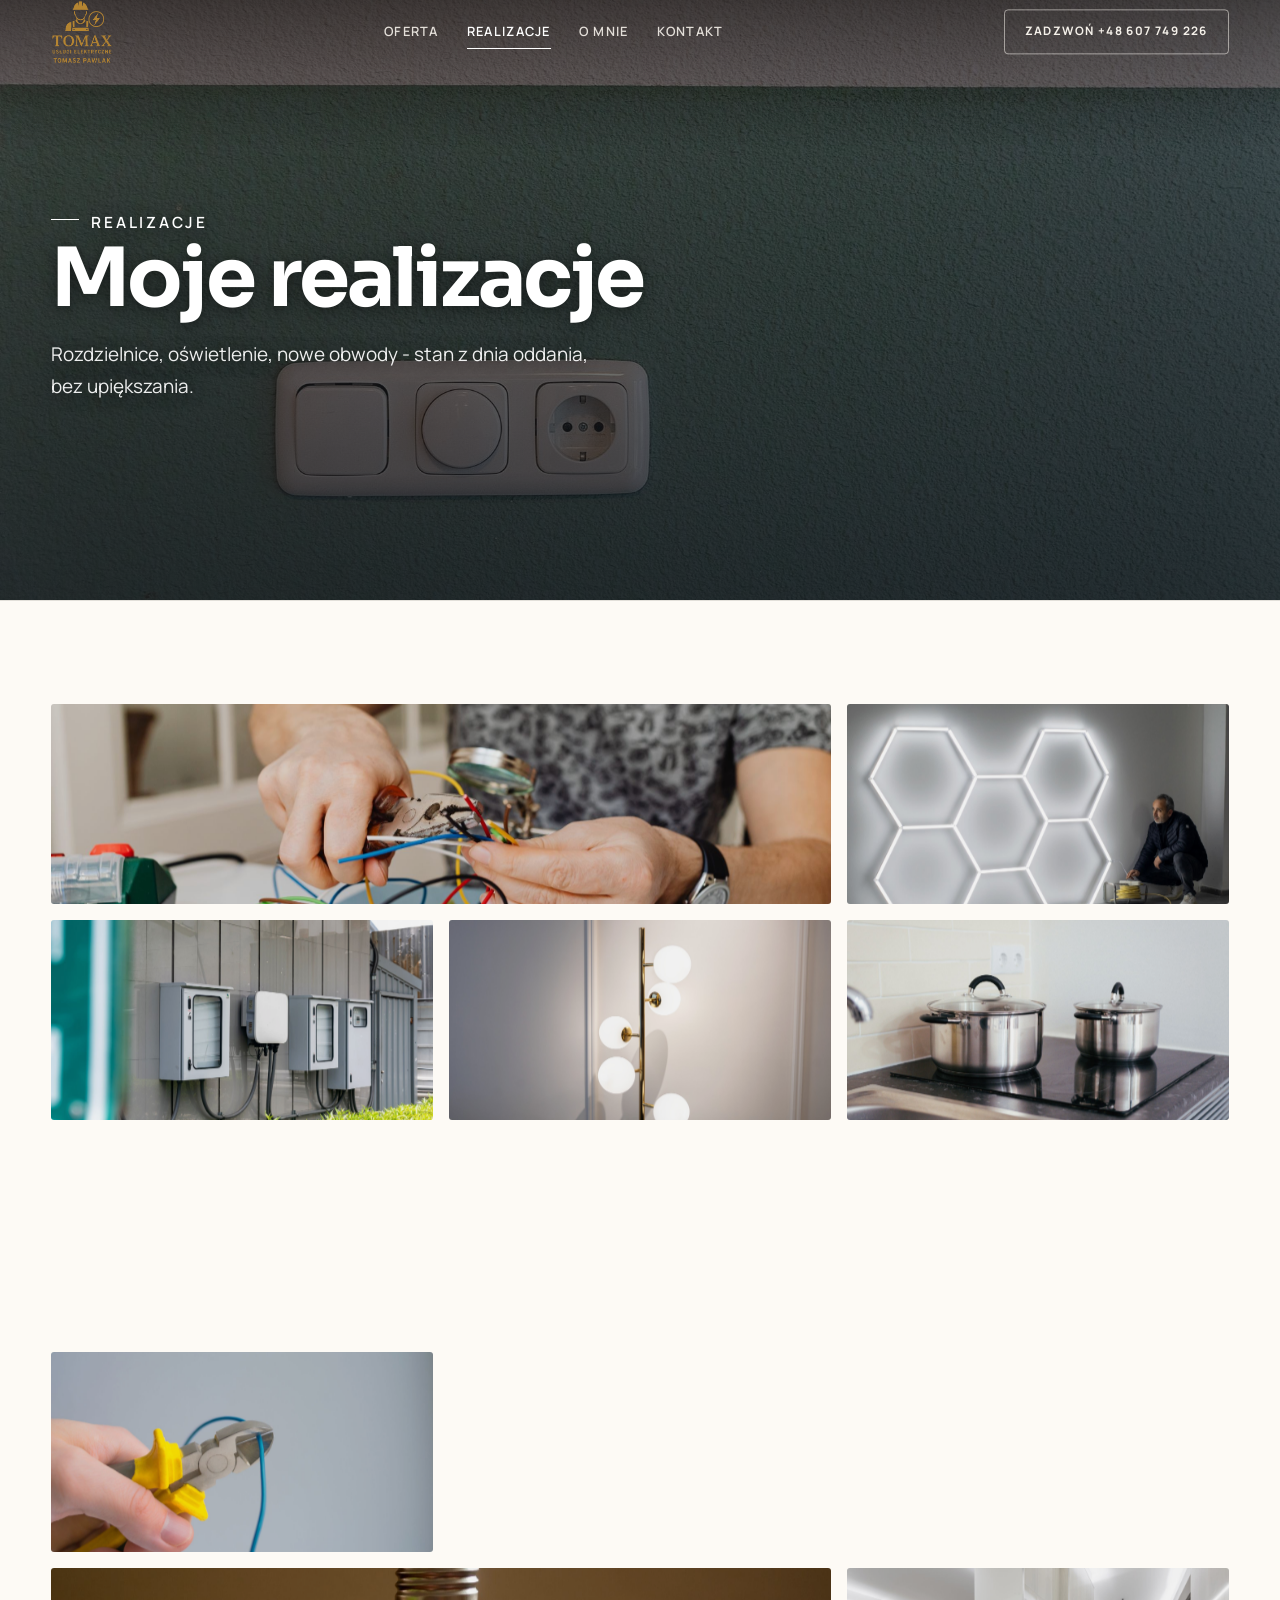
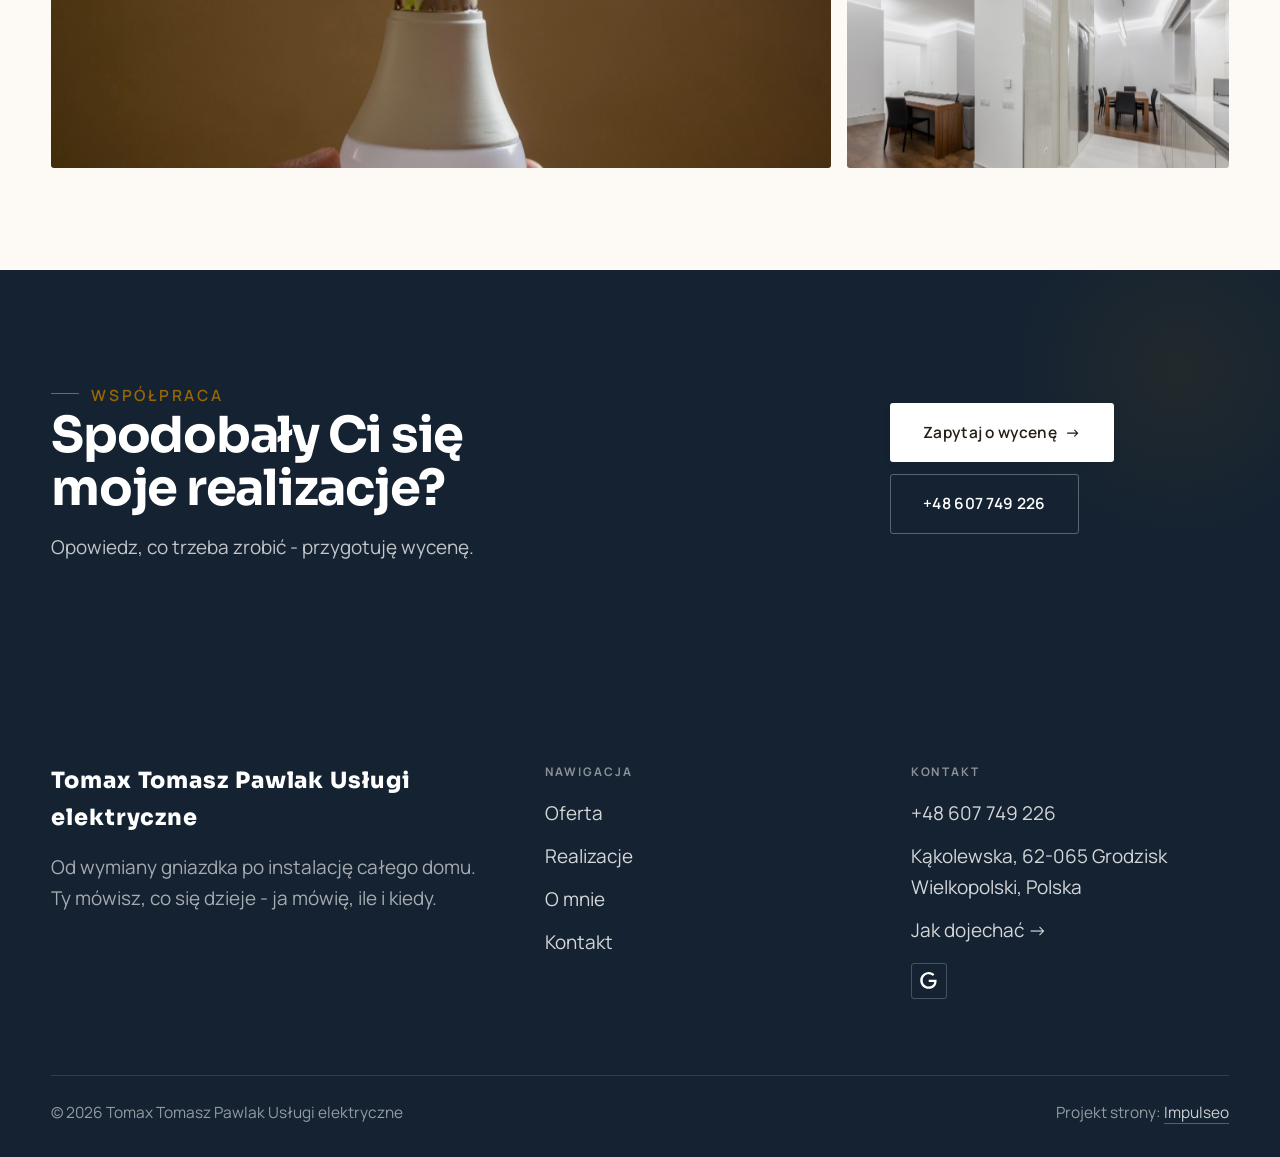
<file: realizacje.html>
<!DOCTYPE html>
<html lang="pl">
<head>
<meta charset="UTF-8">
<meta name="viewport" content="width=device-width, initial-scale=1.0">
<title>Realizacje - Tomax Tomasz Pawlak Usługi elektryczne</title>
<meta name="description" content="Realizacje Tomax Tomasz Pawlak Usługi elektryczne: Rozdzielnica po modernizacji, Nowa instalacja przed tynkiem, Oświetlenie LED, Osprzęt po wymianie, Pomiary przy odbiorze">
<link rel="canonical" href="https://kris20032.github.io/tomax-tomasz-pawlak-uslugi-elektryczne/realizacje.html">
<meta name="robots" content="noindex, nofollow">
<meta property="og:type" content="website">
<meta property="og:locale" content="pl_PL">
<meta property="og:site_name" content="Tomax Tomasz Pawlak Usługi elektryczne">
<meta property="og:title" content="Realizacje - Tomax Tomasz Pawlak Usługi elektryczne">
<meta property="og:description" content="Realizacje Tomax Tomasz Pawlak Usługi elektryczne: Rozdzielnica po modernizacji, Nowa instalacja przed tynkiem, Oświetlenie LED, Osprzęt po wymianie, Pomiary przy odbiorze">
<meta property="og:url" content="https://kris20032.github.io/tomax-tomasz-pawlak-uslugi-elektryczne/realizacje.html">
<meta property="og:image" content="https://kris20032.github.io/tomax-tomasz-pawlak-uslugi-elektryczne/img/og.jpg">
<meta property="og:image:width" content="1200">
<meta property="og:image:height" content="630">
<meta name="twitter:card" content="summary_large_image">
<link rel="preconnect" href="https://fonts.googleapis.com">
<link rel="preconnect" href="https://fonts.gstatic.com" crossorigin>
<link href="https://fonts.googleapis.com/css2?family=Sora:wght@600;700;800&family=Manrope:wght@400;500;600&display=swap" rel="stylesheet">
<link rel="stylesheet" href="assets/styles.css?v=2a9e11bf">
</head>
<body>

<header class="nav">
  <div class="wrap nav-inner">
    <a class="brand brand-has-logo" href="index.html"><img class="brand-logo" src="img/logo.png" alt="Tomax Tomasz Pawlak Usługi elektryczne" width="945" height="981" decoding="async"></a>
    <nav class="nav-links">
      <a href="oferta.html">Oferta</a>
      <a href="realizacje.html" class="active" aria-current="page">Realizacje</a>
      <a href="o-nas.html">O mnie</a>
      <a href="kontakt.html">Kontakt</a>
      <a href="tel:+48607749226" class="btn btn-accent">Zadzwoń +48 607 749 226</a>
    </nav>
    <button class="nav-toggle" aria-label="Menu"><span></span><span></span><span></span></button>
  </div>
</header>

<main>
<section class="pagehead">
  <img src="img/g10.jpg" alt="Tomax Tomasz Pawlak Usługi elektryczne - Moje realizacje" width="1880" height="1255" decoding="async">
  <div class="wrap">
    <span class="eyebrow">Realizacje</span>
    <h1>Moje realizacje</h1>
    <p>Rozdzielnice, oświetlenie, nowe obwody - stan z dnia oddania, bez upiększania.</p>
  </div>
</section>
<section>
  <div class="wrap">
    <div class="gallery">
      <div class="tile t-two3 reveal"><img src="img/g1.jpg" alt="Tomax Tomasz Pawlak Usługi elektryczne" width="1880" height="1253" decoding="async"></div>
      <div class="tile t-third reveal"><img src="img/g2.jpg" alt="Tomax Tomasz Pawlak Usługi elektryczne" width="1880" height="1253" decoding="async"></div>
      <div class="tile t-third reveal"><img src="img/g3.jpg" alt="Tomax Tomasz Pawlak Usługi elektryczne" width="1880" height="1254" decoding="async"></div>
      <div class="tile t-third reveal"><img src="img/g4.jpg" alt="Tomax Tomasz Pawlak Usługi elektryczne" loading="lazy" width="1732" height="1300" decoding="async"></div>
      <div class="tile t-third reveal"><img src="img/g5.jpg" alt="Tomax Tomasz Pawlak Usługi elektryczne" loading="lazy" width="1880" height="1253" decoding="async"></div>
      <div class="tile t-third reveal"><img src="img/g6.jpg" alt="Tomax Tomasz Pawlak Usługi elektryczne" loading="lazy" width="1880" height="1253" decoding="async"></div>
      <div class="tile t-two3 reveal"><img src="img/g7.jpg" alt="Tomax Tomasz Pawlak Usługi elektryczne" loading="lazy" width="1880" height="1253" decoding="async"></div>
      <div class="tile t-third reveal"><img src="img/g8.jpg" alt="Tomax Tomasz Pawlak Usługi elektryczne" loading="lazy" width="1880" height="1253" decoding="async"></div>
      <div class="tile t-third reveal"><img src="img/g9.jpg" alt="Tomax Tomasz Pawlak Usługi elektryczne" loading="lazy" width="1880" height="1253" decoding="async"></div>
      <div class="tile t-third reveal"><img src="img/g11.jpg" alt="Tomax Tomasz Pawlak Usługi elektryczne" loading="lazy" width="1880" height="1255" decoding="async"></div>
      <div class="tile t-two3 reveal"><img src="img/g12.jpg" alt="Tomax Tomasz Pawlak Usługi elektryczne" loading="lazy" width="1880" height="1253" decoding="async"></div>
      <div class="tile t-third reveal"><img src="img/g13.jpg" alt="Tomax Tomasz Pawlak Usługi elektryczne" loading="lazy" width="1880" height="1255" decoding="async"></div>
    </div>
  </div>
</section>
<section class="cta">
  <div class="wrap">
    <div class="reveal">
      <span class="eyebrow">Współpraca</span>
      <h2>Spodobały Ci się moje realizacje?</h2>
      <p>Opowiedz, co trzeba zrobić - przygotuję wycenę.</p>
    </div>
    <div class="cta-actions reveal">
      <a href="kontakt.html" class="btn btn-light">Zapytaj o wycenę <span class="arr">→</span></a>
      <a href="tel:+48607749226" class="btn btn-ghost btn-ghost-cta">+48 607 749 226</a>
    </div>
  </div>
</section>
</main>

<footer>
  <div class="wrap">
    <div class="foot-grid">
      <div class="foot-brand">
        <div class="name">Tomax Tomasz Pawlak Usługi elektryczne</div>
        <p>Od wymiany gniazdka po instalację całego domu. Ty mówisz, co się dzieje - ja mówię, ile i kiedy.</p>
      </div>
      <div class="foot-col">
        <h4>Nawigacja</h4>
        <a href="oferta.html">Oferta</a>
        <a href="realizacje.html">Realizacje</a>
        <a href="o-nas.html">O mnie</a>
        <a href="kontakt.html">Kontakt</a>
      </div>
      <div class="foot-col">
        <h4>Kontakt</h4>
        <a href="tel:+48607749226">+48 607 749 226</a>
        <p>Kąkolewska, 62-065 Grodzisk Wielkopolski, Polska</p>
        <a href="https://maps.google.com/?cid=5786440380245231609&g_mp=Cidnb29nbGUubWFwcy5wbGFjZXMudjEuUGxhY2VzLlNlYXJjaFRleHQQAhgEIAA" target="_blank" rel="noopener">Jak dojechać →</a>
      <div class="foot-soc">
        <a class="soc" href="https://maps.google.com/?cid=5786440380245231609&amp;g_mp=Cidnb29nbGUubWFwcy5wbGFjZXMudjEuUGxhY2VzLlNlYXJjaFRleHQQAhgEIAA" target="_blank" rel="noopener" aria-label="Google - Tomax Tomasz Pawlak Usługi elektryczne"><svg viewBox="0 0 24 24" aria-hidden="true" focusable="false"><path d="M12.48 10.92v3.28h7.84c-.24 1.84-.853 3.187-1.787 4.133-1.147 1.147-2.933 2.4-6.053 2.4-4.827 0-8.6-3.893-8.6-8.72s3.773-8.72 8.6-8.72c2.6 0 4.507 1.027 5.907 2.347l2.307-2.307C18.747 1.44 16.133 0 12.48 0 5.867 0 .307 5.387.307 12s5.56 12 12.173 12c3.573 0 6.267-1.173 8.373-3.36 2.16-2.16 2.84-5.213 2.84-7.667 0-.76-.053-1.467-.173-2.053H12.48z" fill="currentColor"/></svg></a>
      </div>
      </div>
    </div>
    <div class="foot-bot">
      <span>© 2026 Tomax Tomasz Pawlak Usługi elektryczne</span>
      <span>Projekt strony: <a class="foot-credit" href="https://impulseo.pl" target="_blank" rel="noopener">Impulseo</a></span>
    </div>
  </div>
</footer>
<div class="sticky-call"><a class="sc-call" href="tel:+48607749226"><svg class="ico-tel" width="16" height="16" viewBox="0 0 24 24" fill="none" aria-hidden="true"><path d="M6.6 10.8a15.5 15.5 0 0 0 6.6 6.6l2.2-2.2a1 1 0 0 1 1-.24 11.4 11.4 0 0 0 3.6.58 1 1 0 0 1 1 1V20a1 1 0 0 1-1 1A17 17 0 0 1 3 4a1 1 0 0 1 1-1h3.5a1 1 0 0 1 1 1c0 1.25.2 2.46.58 3.6a1 1 0 0 1-.25 1l-2.23 2.2Z" fill="currentColor"/></svg> Zadzwoń</a><a class="sc-quote" href="kontakt.html">Bezpłatna wycena</a></div>
<div class="demo-wazne" data-do="2026-08-20" data-cykl="3" hidden><svg class="dw-ico" width="13" height="13" viewBox="0 0 24 24" fill="none" aria-hidden="true"><circle cx="12" cy="12" r="8.6" stroke="currentColor" stroke-width="1.8"/><path d="M12 7.2V12l3.3 2" stroke="currentColor" stroke-width="1.8" stroke-linecap="round"/></svg><span class="dw-txt"></span></div>

<script src="assets/main.js"></script>
</body>
</html>
</file>
<file: assets/styles.css>
/* ============================================================
   STOLBASZ — premium, architektoniczny B2B fit-out
   Jasna paleta, zero brązu. System wg premium-web-craft.
   Projekt strony: Impulseo (impulseo.pl)
   ============================================================ */

:root{
  /* PALETA — jasna, architektoniczna, chłodna */
  --paper:#f5f7fa;          /* główne tło */
  --paper-2:#e7edf3;        /* sekcje alternatywne (chłodny jasny szary) */
  --paper-3:#e7edf3;        /* delikatne wypełnienia */
  --ink:#142231;            /* tekst główny — chłodny grafit */
  --ink-soft:#2c3e52;       /* nagłówki drugorzędne */
  --muted:#697785;          /* tekst poboczny */
  --line:rgba(20,34,49,.12);/* hairline */
  --accent:#e8a00c;         /* stonowany petrol-slate — jedyny akcent */
  --accent-d:#c47f06;
  --accent-soft:rgba(232,160,12,.10);
  --dark:#142231;           /* sekcje ciemne (stopka/CTA) */

  /* HOVER ZDJĘĆ — JEDEN standard dla całego silnika (decyzja K. 04.08.2026, artefakt z wariantami).
     AKTUALNE (K.+Szymon 09.08.2026, wybór z artefaktu 6 wariantów): zoom 1.05 przy 1.4s -
     przy tak długim czasie mocniejszy kadr NIE skacze, tylko „oddycha". Poprzedni standard
     (1.02 / .55s z 04.08) odbierany jako dynamiczny i szybki.
     Spoczynek lekko przygaszony, ale TYLKO tam, gdzie jest mysz (@media hover:hover) —
     na telefonie zdjęcia zostają w pełnej jasności. */
  --img-zoom:1.05;                   /* K.+Szymon 09.08: wariant F z artefaktu porównawczego */
  --img-rest:brightness(.95) saturate(.99);
  --img-hot:brightness(1.06) saturate(1.05);
  --img-dur:1.4s;                    /* K.+Szymon 09.08 (wariant F): powoli = elegancko */
  --img-ease:cubic-bezier(.16,.84,.44,1);  /* miękki ogon, efekt „oddychania" */

  /* ODSTĘPY — skala 4/8 */
  --space-1:4px; --space-2:8px; --space-3:12px; --space-4:16px; --space-5:24px;
  --space-6:32px; --space-7:48px; --space-8:64px; --space-9:96px; --space-10:128px;

  /* TYPOGRAFIA — fluid clamp() (skala podbita 16.07.2026: większe, czytelniejsze litery — uwaga Adama) */
  --text-sm:clamp(.9rem,.87rem + .12vw,1rem);
  --text-base:clamp(1.08rem,1.04rem + .18vw,1.2rem);
  --text-lg:clamp(1.24rem,1.15rem + .34vw,1.44rem);
  --text-h3:clamp(1.34rem,1.22rem + .55vw,1.66rem);
  --text-h2:clamp(2.1rem,1.66rem + 2.1vw,3.1rem);
  --text-h1:clamp(2.9rem,2.1rem + 4vw,5.1rem);

  /* PROMIENIE — architektoniczne, raczej ostre */
  --r-sm:3px; --r-md:6px; --r-lg:10px;

  /* RUCH */
  --ease:cubic-bezier(.25,.46,.45,.94); --dur:.24s;

  /* CIENIE — miękkie, warstwowe */
  --sh-sm:0 1px 2px rgba(16,24,32,.04), 0 2px 8px rgba(16,24,32,.05);
  --sh-md:0 2px 6px rgba(16,24,32,.05), 0 12px 28px -8px rgba(16,24,32,.12);
  --sh-lg:0 6px 14px rgba(16,24,32,.07), 0 26px 56px -18px rgba(16,24,32,.22);

  --hairline:1px solid var(--line);

  --font-display:'Sora','Manrope',sans-serif;
  --font-body:'Manrope',sans-serif;
}

*{box-sizing:border-box;margin:0;padding:0}
html{scroll-behavior:smooth}
body{
  font-family:var(--font-body);
  font-size:var(--text-base);
  line-height:1.65;
  color:var(--ink);
  background:var(--paper);
  -webkit-font-smoothing:antialiased;
  text-rendering:optimizeLegibility;
}
img{max-width:100%;height:auto;display:block}  /* height:auto = width/height z atrybutów trzyma proporcje (TOP#12) */
a{color:inherit;text-decoration:none}

.wrap{width:min(92%,1180px);margin-inline:auto}
section{padding-block:clamp(52px,6.5vw,96px)}

h1,h2,h3{font-family:var(--font-display);font-weight:700;line-height:1.08;letter-spacing:-.02em;color:var(--ink)}
h1{font-size:var(--text-h1);letter-spacing:-.035em}
h2{font-size:var(--text-h2);letter-spacing:-.025em}
h3{font-size:var(--text-h3)}
/* MIARA — długość wiersza. WCAG 2.2 SC 1.4.8: max 80 znaków; Butterick: 45–90.
   68ch daje realnie 72–78 znaków polskiego tekstu, czyli z zapasem pod granicą.
   Wcześniej limit miał TYLKO <p> — <li>, <blockquote> i <dd> nie miały żadnego,
   i to jedyny powód, dla którego 23 bloki na dwóch oddanych stronach jadą po
   83–106 znaków w wierszu (pomiar 07.08.2026, bramka `miara`).
   ⚠️ Listy i definicje ograniczamy TYLKO bez klasy: `ul`/`ol` z klasą to u nas
   układ (siatki kafli, menu), a nie tekst ciągły — tam miarę wyznacza układ. */
/* 60ch, nie 68ch (K. 10.08): po zmianie fontów na węższe kroje (DM Sans i spółka)
   w 68ch mieściło się ~90 znaków - bramka pikselowa słusznie zgłaszała przekroczenie
   granicy 80. Pomiar na żywej przeglądarce: 60ch = 90 znaków, 53ch = ~78 znaków, czyli normę WCAG 1.4.8. */
:root{ --miara:53ch }
p{max-width:min(100%,var(--miara))}
blockquote,
ul:not([class])>li, ol:not([class])>li,
dl:not([class])>dd{max-width:min(100%,var(--miara))}

/* ⚠️ Świadomie BEZ wyjątku `.tile p,.card p,.svc p{max-width:none}`, choć nasuwa się sam:
   te akapity BYŁY już ograniczone (stare `p{max-width:65ch}`), więc „wyjątek" nie odblokowałby
   niczego nowego — tylko ROZLUŹNIŁ stan sprzed zmiany na wszystkich demach naraz.
   `figcaption` żadna z reguł wyżej nie dotyczy, więc też nie potrzebuje zwolnienia. */

/* ŁAMANIE. `balance` wyrównuje długości wierszy w nagłówku, `pretty` pilnuje ostatniego
   wiersza akapitu, żeby nie został w nim jeden wyraz. Obsługiwane od Chrome 117 /
   Safari 17.5; starsze przeglądarki po prostu ignorują tę własność.
   `text-wrap:pretty` nie występowało dotąd ANI RAZ w silniku ani w repo klientów. */
h1,h2,h3,.lead,.lede{text-wrap:balance}
p,li,blockquote,dd{text-wrap:pretty}

.eyebrow{
  font-family:var(--font-body);
  font-size:var(--text-sm);
  font-weight:600;
  letter-spacing:.18em;
  text-transform:uppercase;
  color:var(--accent);
  display:inline-flex;align-items:center;gap:var(--space-3);
}
/* flex:none + margin-top = kreska trzyma się PIERWSZEJ linii. Wcześniej align-items:center
   centrowało ją względem całego bloku i przy zawinięciu (długi kicker typu
   „…WNĘTRZ · LESZNO · OD 2019") druga linia lądowała z brzydkim wcięciem. */
.eyebrow{align-items:flex-start}
.eyebrow>*,.eyebrow{text-wrap:balance}   /* dlugi kicker lamal sie na sierote typu samo „2019" w drugiej linii */
.eyebrow::before{content:"";width:28px;height:1px;background:var(--accent);display:inline-block;flex:none;margin-top:.62em}

.muted{color:var(--muted)}
.lead{font-size:var(--text-lg);line-height:1.55;color:var(--ink-soft);max-width:50ch}

/* ---------- BUTTONS ---------- */
.btn{
  display:inline-flex;align-items:center;gap:var(--space-2);
  font-weight:600;font-size:var(--text-sm);letter-spacing:.02em;
  padding:var(--space-4) var(--space-6);
  border-radius:var(--r-sm);
  transition:transform var(--dur) var(--ease),box-shadow var(--dur) var(--ease),background var(--dur) var(--ease);
  cursor:pointer;border:1px solid transparent;
}
.btn-accent{background:var(--accent);color:#fff;box-shadow:var(--sh-sm)}
.btn-accent:hover{background:var(--accent-d);transform:translateY(-2px);box-shadow:var(--sh-md)}
.btn-accent:active{transform:translateY(0);box-shadow:var(--sh-sm)}
.btn-ghost{background:transparent;color:var(--ink);border-color:var(--line)}
.btn-ghost:hover{border-color:var(--accent);color:var(--accent);transform:translateY(-2px)}
.btn-light{background:#fff;color:var(--ink);box-shadow:var(--sh-sm)}
.btn-light:hover{transform:translateY(-2px);box-shadow:var(--sh-md)}
.btn .arr{transition:transform var(--dur) var(--ease)}
.btn:hover .arr{transform:translateX(4px)}

/* ---------- NAV ---------- */
.nav{
  position:sticky;top:0;z-index:50;
  background:color-mix(in srgb,var(--paper) 88%,transparent);
  backdrop-filter:saturate(140%) blur(10px);
  border-bottom:var(--hairline);
}
.nav-inner{display:flex;align-items:center;justify-content:space-between;gap:var(--space-5);height:72px}
/* ANTY-NACHODZENIE (K. 05.08.2026): długa nazwa firmy + przycisk z pełnym numerem nie mieściły się w pasku
   i flex ściskał linki PONIŻEJ ich treści - "Kontakt" wchodził na ramkę "Zadzwoń +48 ...". Teraz ustępuje
   nazwa marki (skrót wielokropkiem), a menu i przycisk nigdy się nie kurczą ani nie zachodzą na siebie. */
.brand{display:flex;flex-direction:column;line-height:1;min-width:0;flex:0 1 auto}
.brand .name{font-family:var(--font-display);font-weight:800;font-size:1.35rem;letter-spacing:.04em;white-space:nowrap;overflow:hidden;text-overflow:ellipsis}
.brand .sub{font-size:.62rem;letter-spacing:.34em;text-transform:uppercase;color:var(--muted);margin-top:5px;white-space:nowrap;overflow:hidden;text-overflow:ellipsis}
.nav-links{display:flex;align-items:center;gap:var(--space-6);flex:0 0 auto}
.nav-links a{font-size:var(--text-sm);font-weight:500;color:var(--ink-soft);position:relative;padding-block:4px;white-space:nowrap;transition:color var(--dur) var(--ease)}
.nav-links a::after{content:"";position:absolute;left:0;bottom:0;width:0;height:1.5px;background:var(--accent);transition:width var(--dur) var(--ease)}
.nav-links a:hover,.nav-links a.active{color:var(--ink)}
.nav-links a:hover::after,.nav-links a.active::after{width:100%}
.nav-links .btn{padding:var(--space-2) var(--space-5)}
/* przyciski w nav: właściwy kolor (przebij .nav-links a) + bez podkreślenia */
.nav-links a.btn-accent{color:#fff}
.nav-links a.btn-ghost,.nav-links a.btn-light{color:var(--ink)}
/* CTA w pasku: NIE podkreślenie spod linków menu, ale ten sam przelatujący błysk,
   co na wszystkich innych przyciskach (zgłoszenie K. 13.08.2026 - „na hero jest efekt
   światła przechodzącego przez przycisk, na navbarze go nie ma, a mają być identyczne").
   Reguła `.nav-links a::after` jest silniejsza od `.btn::after`, więc trzeba jej
   geometrię wyzerować i wpisać połysk z nazwy - samo `display:none` gasiło efekt. */
.nav-links a.btn::after{
  display:block;content:"";position:absolute;inset:0;z-index:-1;pointer-events:none;
  inset:0;width:auto;height:auto;border-radius:inherit;   /* kasuje geometrię podkreślenia (width:0;height:1.5px) */
  background:linear-gradient(100deg,transparent 32%,rgba(255,255,255,.20) 50%,transparent 68%);
  translate:-120% 0}
@media (prefers-reduced-motion:no-preference){
  .nav-links a.btn:hover::after{translate:120% 0;transition:translate .75s var(--mt-ease,cubic-bezier(.16,.84,.44,1))}
}
.nav-toggle{display:none;background:none;border:none;cursor:pointer;flex-direction:column;gap:5px;padding:8px}
.nav-toggle span{width:24px;height:2px;background:var(--ink);transition:var(--dur)}
/* Ciasny zakres MIĘDZY menu mobilnym a pełnym pulpitem: zbijamy odstępy i nazwę marki,
   żeby wszystko zmieściło się naturalnie, zanim w ogóle dojdzie do skracania wielokropkiem. */
@media(max-width:1280px) and (min-width:921px){
  .nav-links{gap:var(--space-4)}
  .nav-links .btn{padding:var(--space-2) var(--space-4)}
  .brand .name{font-size:1.15rem}
}

/* ---------- HERO (split) ---------- */
.hero{position:relative;overflow:hidden;border-bottom:var(--hairline)}
.hero-grid{display:grid;grid-template-columns:1.05fr .95fr;gap:clamp(24px,4vw,60px);align-items:center;
  padding-block:clamp(36px,4.5vw,64px)}
.hero-copy .eyebrow{margin-bottom:var(--space-5)}
.hero-copy h1{margin-bottom:var(--space-5)}
.hero-copy .lead{margin-bottom:var(--space-7)}
.hero-actions{display:flex;flex-wrap:wrap;gap:var(--space-4)}
.hero-art{position:relative;aspect-ratio:4/3;border-radius:var(--r-lg);overflow:hidden;box-shadow:var(--sh-lg)}
.hero-art img{width:100%;height:100%;object-fit:cover}
.hero-art::after{content:"";position:absolute;inset:0;background:linear-gradient(180deg,transparent 55%,rgba(18,24,28,.28))}
.hero-badge{position:absolute;left:var(--space-5);bottom:var(--space-5);z-index:2;
  background:rgba(252,252,251,.94);backdrop-filter:blur(4px);
  border-radius:var(--r-md);padding:var(--space-4) var(--space-5);box-shadow:var(--sh-md);max-width:78%}
.hero-badge strong{display:block;font-family:var(--font-display);font-size:1rem;letter-spacing:-.01em}
.hero-badge span{font-size:var(--text-sm);color:var(--muted)}

/* ---------- HERO duży / kinowy (strona główna) ---------- */
.hero-cine{position:relative;min-height:clamp(560px,82vh,840px);min-height:clamp(560px,82svh,840px);display:flex;align-items:center;overflow:hidden;border-bottom:var(--hairline)}
.hero-cine>img{position:absolute;inset:0;width:100%;height:100%;object-fit:cover;z-index:0}
.hero-cine::after{content:"";position:absolute;inset:0;z-index:1;
  background:linear-gradient(95deg,rgba(13,18,23,.86) 0%,rgba(13,18,23,.64) 32%,rgba(13,18,23,.24) 62%,rgba(13,18,23,.04) 100%)}
.hero-cine .wrap{position:relative;z-index:2;padding-block:var(--space-8)}
.hero-cine .hero-copy{max-width:660px}
.hero-cine .eyebrow{color:#fff;margin-bottom:var(--space-5)}
.hero-cine .eyebrow::before{background:#fff}
.hero-cine h1{color:#fff;margin-bottom:var(--space-5);font-size:clamp(2.9rem,2rem + 4.4vw,5.2rem);text-wrap:balance}
.hero-cine .lead{color:rgba(255,255,255,.92);max-width:48ch;margin-bottom:var(--space-7)}
.hero-cine .hero-actions{display:flex;flex-wrap:wrap;gap:var(--space-4)}
/* NISKIE OKNO (laptop z dokiem i paskami przeglądarki ma ~700-780 px wysokości widoku):
   H1 do 5.2rem + długi lead nie mieściły się i przyciski wypadały POD krawędź ekranu -
   klient widział stronę bez ani jednego CTA. Skalujemy w dół, zamiast przycinać treść. */
@media(min-width:821px) and (max-height:820px){
  .hero-cine{min-height:clamp(520px,94svh,780px)}
  .hero-cine .wrap{padding-block:var(--space-6)}
  .hero-cine h1{font-size:clamp(2.2rem,1.5rem + 2.6vw,3.6rem);margin-bottom:var(--space-4)}
  .hero-cine .eyebrow{margin-bottom:var(--space-4)}
  .hero-cine .lead{margin-bottom:var(--space-5);max-width:44ch}
}
@media(max-width:680px){
  .hero-cine{min-height:clamp(520px,76vh,640px);min-height:clamp(520px,76svh,640px);align-items:flex-end}
  .hero-cine::after{background:linear-gradient(0deg,rgba(13,18,23,.9) 6%,rgba(13,18,23,.45) 55%,rgba(13,18,23,.25) 100%)}
  .hero-cine .wrap{padding-bottom:var(--space-9)}
  /* TELEFON (~90% oglądających): lead potrafił zająć 8 linii i zepchnąć CTA poza pierwszy ekran.
     Zwężamy interlinię i skalę - treści nie ucinamy, bo to ona sprzedaje. */
  .hero-cine .lead{font-size:.98rem;line-height:1.5;margin-bottom:var(--space-5)}
  .hero-cine .eyebrow{font-size:.72rem;letter-spacing:.13em;margin-bottom:var(--space-4)}
  .hero-cine .eyebrow::before{width:20px}
  .hero-cine h1{margin-bottom:var(--space-4)}
}

/* full-bleed hero variant (podstrony) */
.pagehead{position:relative;min-height:46vh;min-height:46svh;display:flex;align-items:flex-end;overflow:hidden;border-bottom:var(--hairline)}
.pagehead img{position:absolute;inset:0;width:100%;height:100%;object-fit:cover}
/* 10.08.2026 (decyzja K.): mocniejsze przyciemnienie + cień pod tekstem. Bramka mierzyła na
   nagłówkach podstron 3,38-3,43:1 przy wymaganych 4,5 — jasne zdjęcie (hala, śnieg, niebo)
   podchodziło pod biały tekst. Zdjęcia klientów są różne, więc kontrast musi dawać WARSTWA,
   a nie szczęśliwy dobór kadru. */
.pagehead::after{content:"";position:absolute;inset:0;background:linear-gradient(180deg,rgba(18,24,28,.40),rgba(18,24,28,.76))}
.pagehead .wrap{position:relative;z-index:2;padding-block:var(--space-9);color:#fff}
.pagehead h1{color:#fff;max-width:18ch;text-shadow:0 2px 16px rgba(0,0,0,.55)}
.pagehead .eyebrow{color:#fff}
.pagehead .eyebrow::before{background:#fff}
.pagehead p{color:rgba(255,255,255,.92);margin-top:var(--space-4);max-width:54ch;text-shadow:0 1px 12px rgba(0,0,0,.5)}

/* ---------- STRIP (pasek skrótów / liczby) ---------- */
.strip{background:var(--dark);color:#fff}
/* PASEK HASEŁ — standard 04.08.2026 (decyzja K.): 5 haseł w JEDNYM rzędzie, tekst WYŚRODKOWANY,
   węższe marginesy boczne niż reszta strony (pasek ma iść szerzej), równe wysokości kolumn. */
.strip .wrap{width:min(96%,1440px);display:grid;grid-template-columns:repeat(5,1fr);
  gap:var(--space-5);padding-block:var(--space-7);align-items:stretch}
.strip .item .k{font-family:var(--font-display);font-size:clamp(1.05rem,.82rem + .85vw,1.55rem);
  font-weight:800;letter-spacing:-.02em;color:#fff;line-height:1.18;text-wrap:balance}
.strip .item .v{font-size:var(--text-sm);color:rgba(255,255,255,.66);margin-top:var(--space-2);line-height:1.4}
.strip .item{border-left:2px solid var(--accent);padding-inline:var(--space-4);
  text-align:center;display:flex;flex-direction:column;justify-content:center}
/* liczba kolumn = liczba haseł, żeby ostatnie nie zostawało samo w drugim rzędzie.
   Klasę n-N nadaje multipage.py; domyślnie (bez klasy) pasek jest 5-kolumnowy. */
.strip.n-2 .wrap{grid-template-columns:repeat(2,1fr)}
.strip.n-3 .wrap{grid-template-columns:repeat(3,1fr)}
.strip.n-4 .wrap{grid-template-columns:repeat(4,1fr);gap:var(--space-6)}
.strip.n-4 .item .k{font-size:clamp(1.3rem,1rem + 1.1vw,2rem)}
.strip.n-6 .wrap{grid-template-columns:repeat(6,1fr);gap:var(--space-4)}
.strip.n-6 .item .k{font-size:clamp(.98rem,.8rem + .7vw,1.35rem)}
/* równe łamanie: zamiast "długa linia + jedno słowo" obie linie zbliżonej długości */
.strip .item .k{text-wrap:balance}

/* ---------- SECTION HEAD ---------- */
.head{max-width:48rem;margin-bottom:var(--space-8)}
.head.center{margin-inline:auto;text-align:center}
.head .eyebrow{margin-bottom:var(--space-4)}
.head h2{margin-bottom:var(--space-4)}
.head p{color:var(--muted);font-size:var(--text-lg);line-height:1.55}
.head.center p{margin-inline:auto}

/* ---------- INTRO SPLIT ---------- */
.split{display:grid;grid-template-columns:.92fr 1.08fr;gap:clamp(28px,5vw,80px);align-items:center}
.split.rev{grid-template-columns:1.08fr .92fr}
.split.rev .split-art{order:-1}
.split-art{position:relative;aspect-ratio:5/4;border-radius:var(--r-lg);overflow:hidden;box-shadow:var(--sh-lg)}
.split-art img{width:100%;height:100%;object-fit:cover}
.split-copy h2{margin-bottom:var(--space-5)}
.split-copy p+p{margin-top:var(--space-4)}
.split-copy .btn{margin-top:var(--space-6)}

/* ---------- SERVICES (zakres) ---------- */
.svc-grid{display:grid;grid-template-columns:repeat(auto-fit,minmax(280px,1fr));gap:var(--space-5)}
.svc{background:#fff;border:var(--hairline);border-radius:var(--r-md);padding:var(--space-7) var(--space-6);
  transition:transform var(--dur) var(--ease),box-shadow var(--dur) var(--ease),border-color var(--dur) var(--ease);
  position:relative;overflow:hidden}
.svc::before{content:"";position:absolute;left:0;top:0;width:3px;height:0;background:var(--accent);transition:height var(--dur) var(--ease)}
.svc:hover{transform:translateY(-4px);box-shadow:var(--sh-md);border-color:transparent}
.svc:hover::before{height:100%}
.svc .ic{font-family:var(--font-display);font-size:.8rem;font-weight:700;letter-spacing:.12em;color:var(--accent);margin-bottom:var(--space-4)}
.svc h3{margin-bottom:var(--space-3);font-size:1.22rem}
.svc p{color:var(--muted);font-size:var(--text-base);line-height:1.6}

/* big detailed service rows */
.svc-row{display:grid;grid-template-columns:.8fr 1.2fr;gap:clamp(20px,4vw,60px);align-items:center;padding-block:var(--space-8)}
.svc-row+.svc-row{border-top:var(--hairline)}
.svc-row.rev{grid-template-columns:1.2fr .8fr}
/* Naprzemienny układ wierszy oferty: co drugi wiersz ma zdjęcie po PRAWEJ.
   Było `order:-1` — martwy kod, bo zdjęcie i tak jest pierwszym dzieckiem w HTML,
   więc wszystkie wiersze wyglądały identycznie (zdjęcie zawsze z lewej), a `rev`
   zmieniało tylko szerokość kolumn. Znalezione 29.07.2026 przy różnicowaniu kierunków
   animacji (pomiar pozycji: art.mid 390/502 przy row.mid 756 — zawsze lewa strona). */
.svc-row.rev .svc-row-art{order:2}
.svc-row-art{aspect-ratio:4/3;border-radius:var(--r-md);overflow:hidden;box-shadow:var(--sh-md)}
.svc-row-art img{width:100%;height:100%;object-fit:cover}
.svc-row h3{font-size:1.5rem;margin-bottom:var(--space-4)}
.svc-row .num{font-family:var(--font-display);font-size:.85rem;font-weight:700;letter-spacing:.14em;color:var(--accent);display:block;margin-bottom:var(--space-3)}
.svc-row ul{list-style:none;margin-top:var(--space-4);display:flex;flex-direction:column;gap:var(--space-2)}
.svc-row li{position:relative;padding-left:var(--space-5);color:var(--muted);font-size:var(--text-base)}
.svc-row li::before{content:"";position:absolute;left:0;top:.62em;width:8px;height:1px;background:var(--accent)}

/* ---------- GALLERY (realizacje) ---------- */
.gallery{display:grid;grid-template-columns:repeat(12,1fr);gap:var(--space-4);grid-auto-rows:200px}
/* GALERIA MASONRY — pionowe zdjęcia (portrety beauty/wellness) bez przycinania: kolumny, height auto */
.gallery-masonry{column-count:3;column-gap:var(--space-4)}
@media(max-width:900px){.gallery-masonry{column-count:2}}
@media(max-width:560px){.gallery-masonry{column-count:1}}
.gallery-masonry .m-tile{break-inside:avoid;margin:0 0 var(--space-4);padding:0;position:relative;overflow:hidden;border-radius:var(--r-md);border:1px solid var(--line)}
.gallery-masonry .m-tile img{width:100%;height:auto;display:block}
.gallery-masonry .m-tile .cap{position:absolute;left:0;right:0;bottom:0;padding:var(--space-4);color:#fff;background:linear-gradient(0deg,rgba(0,0,0,.55),transparent);font-size:var(--text-sm)}
.gallery-masonry .m-tile .cap small{display:block;font-weight:400;opacity:.78;letter-spacing:.04em;text-transform:uppercase;font-size:.66rem;margin-top:3px}
.tile{position:relative;overflow:hidden;border-radius:var(--r-md);box-shadow:var(--sh-sm);
  transition:transform var(--dur) var(--ease),box-shadow var(--dur) var(--ease)}
.tile img{width:100%;height:100%;object-fit:cover;
  transition:transform var(--img-dur) var(--img-ease),filter var(--img-dur) var(--img-ease)}
.tile:hover{box-shadow:var(--sh-md)}
.tile .cap{position:absolute;left:0;right:0;bottom:0;padding:var(--space-5) var(--space-4) var(--space-4);
  /* mocniejszy spad + cien pod tekstem: na JASNYCH zdjeciach klienta (biale fronty, sciany)
     slaby gradient dawal kontrast ~1.5:1 zamiast wymaganych 3.6:1 (bramka wygladu, 10.08.2026) */
  background:linear-gradient(transparent 28%,rgba(18,24,28,.58) 62%,rgba(18,24,28,.93));color:#fff;
  text-shadow:0 1px 3px rgba(0,0,0,.6);
  font-size:var(--text-sm);font-weight:600;letter-spacing:.01em;
  opacity:0;transform:translateY(8px);transition:var(--dur) var(--ease)}
.tile:hover .cap{opacity:1;transform:translateY(0)}
.tile .cap small{display:block;font-weight:400;opacity:.78;letter-spacing:.04em;text-transform:uppercase;font-size:.66rem;margin-top:3px}
/* bento spans */
.t-wide{grid-column:span 6}
.t-tall{grid-column:span 6;grid-row:span 2}
.t-std{grid-column:span 6}
.t-third{grid-column:span 4}
.t-two3{grid-column:span 8}

/* ---------- TRUST / WIARYGODNOŚĆ ---------- */
.trust{background:var(--paper-2)}
.trust-grid{display:grid;grid-template-columns:repeat(auto-fit,minmax(240px,1fr));gap:var(--space-5);margin-top:var(--space-7)}
.trust-card{background:#fff;border-radius:var(--r-md);padding:var(--space-7) var(--space-6);box-shadow:var(--sh-sm);border-top:3px solid var(--accent)}
.trust-card .big{font-family:var(--font-display);font-size:clamp(1.8rem,1.3rem + 1.6vw,2.6rem);font-weight:800;letter-spacing:-.02em;color:var(--ink);line-height:1}
.trust-card h3{font-size:1.12rem;margin:var(--space-3) 0 var(--space-2)}
.trust-card p{color:var(--muted);font-size:var(--text-base);line-height:1.55}

/* ---------- CTA band ---------- */
.cta{background:var(--dark);color:#fff;position:relative;overflow:hidden}
/* telefon w CTA: na ciemnym tle biały (domyślnie), rodziny z JASNYM tłem CTA
   nadpisują to u siebie - wcześniej kolor siedział w stylu inline i wygrywał z rodziną. */
.cta .btn-ghost-cta{color:#fff;border-color:rgba(255,255,255,.3)}
.cta .wrap{display:grid;grid-template-columns:1.4fr .6fr;gap:var(--space-7);align-items:center;position:relative;z-index:2}
.cta h2{color:#fff;max-width:20ch}
.cta p{color:rgba(255,255,255,.74);margin-top:var(--space-4)}
.cta-actions{display:flex;flex-direction:column;gap:var(--space-3);align-items:flex-start}
.cta::before{content:"";position:absolute;right:-80px;top:-80px;width:360px;height:360px;border-radius:50%;
  background:radial-gradient(circle,var(--accent-soft),transparent 70%)}

/* ---------- CONTACT ---------- */
.contact-grid{display:grid;grid-template-columns:.85fr 1.15fr;gap:clamp(28px,4vw,56px);align-items:start}
.info-list{display:flex;flex-direction:column;gap:var(--space-2)}
.info-row{display:flex;gap:var(--space-4);align-items:flex-start;padding-block:var(--space-4);border-bottom:var(--hairline)}
.info-row .ic{flex:none;width:42px;height:42px;display:grid;place-items:center;border-radius:50%;
  background:var(--accent-soft);color:var(--accent);font-size:1.05rem}
.info-row .lbl{font-size:.72rem;letter-spacing:.14em;text-transform:uppercase;color:var(--muted)}
.info-row .val{font-weight:600;font-size:var(--text-base);margin-top:2px}
.info-row a.val:hover{color:var(--accent)}
.map{border:none;border-radius:var(--r-lg);box-shadow:var(--sh-md);width:100%;height:100%;min-height:380px;filter:grayscale(.2) contrast(1.02)}
.form{background:#fff;border:var(--hairline);border-radius:var(--r-lg);padding:clamp(24px,3vw,40px);box-shadow:var(--sh-sm)}
.form .fld{margin-bottom:var(--space-5)}
.form label{display:block;font-size:var(--text-sm);font-weight:600;margin-bottom:var(--space-2)}
.form input,.form textarea{width:100%;font-family:inherit;font-size:var(--text-base);color:var(--ink);
  padding:var(--space-4);border:var(--hairline);border-radius:var(--r-sm);background:var(--paper);transition:border-color var(--dur)}
.form input:focus,.form textarea:focus{outline:none;border-color:var(--accent);background:#fff}
.form textarea{resize:vertical;min-height:120px}
.form .note{font-size:var(--text-sm);color:var(--muted);margin-top:var(--space-3)}

/* ---------- FOOTER ---------- */
footer{background:var(--dark);color:#fff;padding-block:var(--space-9) var(--space-6)}
.foot-grid{display:grid;grid-template-columns:1.4fr 1fr 1fr;gap:var(--space-7);margin-bottom:var(--space-8)}
.foot-brand .name{font-family:var(--font-display);font-weight:800;font-size:1.4rem;letter-spacing:.04em}
.foot-brand p{color:rgba(255,255,255,.62);margin-top:var(--space-4);font-size:var(--text-base);max-width:38ch}
.foot-col h4{font-size:.74rem;letter-spacing:.16em;text-transform:uppercase;color:rgba(255,255,255,.5);margin-bottom:var(--space-4)}
.foot-col a,.foot-col p{display:block;color:rgba(255,255,255,.82);font-size:var(--text-base);margin-bottom:var(--space-3)}
.foot-col a:hover{color:#fff}
.foot-bot{border-top:1px solid rgba(255,255,255,.12);padding-top:var(--space-5);display:flex;justify-content:space-between;flex-wrap:wrap;gap:var(--space-3);
  font-size:var(--text-sm);color:rgba(255,255,255,.55)}
.foot-bot a:hover{color:#fff}
/* Podpis w stopce = klikalny link do impulseo.pl (31.07.2026). Ma być WIDOCZNIE klikalny,
   ale nie krzyczeć - stąd sam kolor jaśniejszy + delikatne podkreślenie na najeździe. */
.foot-bot a.foot-credit{color:rgba(255,255,255,.78);text-decoration:none;border-bottom:1px solid rgba(255,255,255,.28)}
.foot-bot a.foot-credit:hover{color:#fff;border-bottom-color:#fff}

/* ---------- REVEAL ---------- */
.reveal{opacity:0;transform:translateY(22px);transition:opacity .6s var(--ease),transform .6s var(--ease)}
.reveal.in{opacity:1;transform:none}

/* ---------- RESPONSIVE ---------- */
@media(max-width:920px){
  .hero-grid,.split,.split.rev,.svc-row,.svc-row.rev,.cta .wrap,.contact-grid,.foot-grid{grid-template-columns:1fr}
  .split.rev .split-art,.svc-row.rev .svc-row-art{order:0}
  .hero-art{aspect-ratio:16/10;max-height:420px}
  .strip .wrap,.strip.n-2 .wrap,.strip.n-3 .wrap,.strip.n-4 .wrap,.strip.n-6 .wrap{grid-template-columns:repeat(2,1fr);gap:var(--space-6)}
  .strip .item .k,.strip.n-6 .item .k{font-size:clamp(1.3rem,1.1rem + 1vw,2rem)}
  .gallery{grid-auto-rows:180px}
  .t-wide,.t-tall,.t-std,.t-third,.t-two3{grid-column:span 6}
  .t-tall{grid-row:span 1}
  .cta-actions{flex-direction:row;flex-wrap:wrap}
  .foot-grid{gap:var(--space-6)}
}
@media(max-width:680px){
  .nav-links{position:fixed;inset:72px 0 auto 0;background:var(--paper);flex-direction:column;align-items:stretch;
    gap:0;padding:var(--space-4) 6%;border-bottom:var(--hairline);box-shadow:var(--sh-md);
    transform:translateY(-120%);transition:transform var(--dur) var(--ease)}
  .nav-links.open{transform:translateY(0)}
  .nav-links a{padding-block:var(--space-4);border-bottom:var(--hairline)}
  .nav-links .btn{margin-top:var(--space-3);justify-content:center}
  .nav-toggle{display:flex}
  .strip .wrap,.strip.n-2 .wrap,.strip.n-3 .wrap,.strip.n-4 .wrap,.strip.n-6 .wrap{grid-template-columns:1fr}
  .gallery{grid-template-columns:repeat(6,1fr)}
  .foot-grid{grid-template-columns:1fr}
}
@media(prefers-reduced-motion:reduce){
  /* audyt 09.08 TOP#14: samo skrócenie duration przy animacji INFINITE = stroboskop
     (pętla .01ms miga ekranem); iteration-count:1 gasi pętlę naprawdę. Pseudoelementy
     też - tła hero (gastro/studio) animują ::before/img, blanket na * ich nie łapał. */
  *,*::before,*::after{animation-duration:.01ms!important;animation-iteration-count:1!important;animation-delay:0s!important;transition:none!important}
  .reveal{opacity:1!important;transform:none!important}
  html{scroll-behavior:auto}
}

/* ============================================================
   PREMIUM LAYER — destylat deep-researchu branż (anty-AI, spokój).
   Zmienne STOLBASZ (--accent/--ink/--paper/--line/--dark). Ruch ledwo
   zauważalny, krzywa cubic-bezier(.16,.84,.44,1); prefers-reduced-motion
   pokryte blanketem wyżej. Karty hairline zamiast cieni = #1 sygnał „nie-AI".
   ============================================================ */

/* więcej oddechu między sekcjami (liderzy: 110-130px) */
section{padding-block:clamp(64px,8vw,128px)}

/* 1) Aksamitny reveal — dłuższa, miękka krzywa zamiast „skoku" */
.reveal{transition:opacity .9s cubic-bezier(.16,.84,.44,1),transform .9s cubic-bezier(.16,.84,.44,1);will-change:opacity,transform}
/* stagger TYLKO w galerii (tam pozycja = porządek dzieci) */
.gallery .reveal:nth-child(2){transition-delay:.07s}
.gallery .reveal:nth-child(3){transition-delay:.14s}
.gallery .reveal:nth-child(4){transition-delay:.21s}
.gallery .reveal:nth-child(5){transition-delay:.28s}
.gallery .reveal:nth-child(6){transition-delay:.35s}

/* 2) Hero STATYCZNY na .hero-cine — Ken Burns CAŁKIEM WYŁĄCZONY 26.06 (3. zgłoszenie Szymona).
   GENEZA: animowanie scale na <img> hero z teksturami (cegły/framugi) re-samplinguje obraz
   klatka po klatce → na części ekranów drobne drganie/shimmer = „heroshot się trzęsie".
   translateY usunięto wcześniej, scale-only + will-change/GPU NIE wystarczyły do GWARANCJI gładkości.
   Krzysztof zażądał pewności („make sure, że błąd się nie pojawi") > efekt. Zero animacji = 0% drgania.
   Delikatny zoom zostaje TYLKO w pełnoekranowych hero gastro/studio (hg-bg/hs-bg — tło, inny
   mechanizm, chwalone, nigdy nie zgłaszane). NIE wracać do KB na .hero-cine bez realnego testu
   na sprzęcie klienta — to ryzyko regresji „trzęsienia”. */
/* BEZPIECZNY "wow" na hero = jednorazowy FADE-IN (opacity), nie zoom.
   opacity nie dotyka bitmapy → gładkie na KAŻDYM zdjęciu/ekranie/GPU, zero ryzyka migotania.
   Geometryczny ruch (scale/translate) na .hero-cine jest ZAKAZANY (bramka pilnuje). */
@keyframes heroFade{from{opacity:0}to{opacity:1}}
.hero-cine>img{transform:none;animation:heroFade 1.1s ease-out both}

/* 3) Akcentowy hairline pod nagłówkiem sekcji, który „rysuje się" przy wejściu */
.head h2{position:relative;padding-bottom:18px}
.head h2::after{content:"";position:absolute;left:0;bottom:0;height:1px;width:0;background:var(--accent);transition:width 1s cubic-bezier(.16,.84,.44,1) .15s}
.head.center h2::after{left:50%;transform:translateX(-50%)}
.head.reveal.in h2::after,.head.center.reveal.in h2::after{width:54px}

/* 4) Karty HAIRLINE zamiast cieni/zaokrągleń (najmocniejszy anty-AI detal) */
.svc{background:transparent;border:1px solid var(--line);border-radius:var(--r-sm);box-shadow:none}
.svc:hover{box-shadow:none;border-color:var(--accent);transform:translateY(-3px)}
.trust-card{background:transparent;box-shadow:none;border:1px solid var(--line);border-top:2px solid var(--accent);border-radius:var(--r-sm)}
.tile{box-shadow:none;border-radius:var(--r-sm)}
.tile:hover{box-shadow:none}

/* 5) Sticky-nav kondensuje się po przewinięciu (sygnał dopracowania) */
.nav{transition:box-shadow .4s ease,background .4s ease}
.nav.is-stuck{box-shadow:0 1px 0 var(--line),0 14px 30px -24px rgba(0,0,0,.45)}
.nav-inner{transition:height .35s var(--ease)}
.nav.is-stuck .nav-inner{height:60px}

/* 6) MANIFESTO — pełnoekranowy cytat-bohater (zastępuje generyczne „Dlaczego my") */
.manifesto{background:var(--paper-2);text-align:center}
.manifesto .wrap{max-width:60rem}
.manifesto p{font-family:var(--font-display);font-style:italic;font-size:clamp(1.6rem,1rem + 2.4vw,2.8rem);line-height:1.32;color:var(--ink-soft);margin-inline:auto;max-width:26ch;position:relative;padding-top:var(--space-8)}
.manifesto p::before{content:"";position:absolute;top:0;left:50%;transform:translateX(-50%);width:54px;height:1px;background:var(--accent)}
.manifesto p span{color:var(--accent);font-style:italic}

/* 7) GATEWAYS — 3 duże bramy-zdjęcia (zamiast paska menu usług) */
.gateways{display:grid;grid-template-columns:repeat(3,1fr);gap:var(--space-4)}
.gateway{position:relative;aspect-ratio:3/4;overflow:hidden;border-radius:var(--r-sm);display:block}
.gateway img{width:100%;height:100%;object-fit:cover;
  transition:transform var(--img-dur) var(--img-ease),filter var(--img-dur) var(--img-ease)}
.gateway::after{content:"";position:absolute;inset:0;background:linear-gradient(180deg,transparent 30%,rgba(14,19,23,.55) 62%,rgba(14,19,23,.9))}
/* ===== HOVER ZDJĘĆ — jedno miejsce dla WSZYSTKICH kafli ze zdjęciem (K. 04.08.2026) ===== */
@media(hover:hover){
  .tile img,.gateway img,.m-tile img{filter:var(--img-rest)}
  .tile:hover img,
  .gateway:hover img,
  .m-tile:hover img{transform:scale(var(--img-zoom));filter:var(--img-hot)}
}
.m-tile img{transition:transform var(--img-dur) var(--img-ease),filter var(--img-dur) var(--img-ease)}
.gateway .g-ttl{position:absolute;left:0;right:0;bottom:0;z-index:2;padding:var(--space-6) var(--space-5);color:#fff;font-family:var(--font-display);font-size:1.45rem;letter-spacing:-.01em;line-height:1.15}
.gateway .g-ttl small{display:block;font-family:var(--font-body);font-size:var(--text-sm);font-weight:400;opacity:.82;letter-spacing:.03em;margin-top:5px}
@media(max-width:760px){.gateways{grid-template-columns:1fr}.gateway{aspect-ratio:16/10}}

/* 8) LOGO klienta w nagłówku (gdy podane --logo) */
/* 52px domyślnie (feedback Bartka 06.07.2026: 40px ginęło, uwaga padła 3x; ~56px sprawdzone na żywym demie anna-borowiec-makeup) */
.brand-logo{height:64px;width:auto;max-width:300px;object-fit:contain;display:block}
.nav.is-stuck .brand-logo{height:52px}
@media(max-width:680px){.brand-logo{height:46px;max-width:210px}}


/* === RWD: nagłówki na wąskich ekranach (dodane 17.07.2026 razem z fixem clamp) ===
   Po przywróceniu działania clamp() dolna granica --text-h1 (2.9rem) rozpychała
   dokument przy długich polskich słowach na telefonach. Tu ją zjeżdżamy. */
@media (max-width:560px){
  :root{
    --text-h1:clamp(1.9rem, 1.15rem + 4.4vw, 2.7rem);
    --text-h2:clamp(1.5rem, 1rem + 3vw, 2.1rem);
  }
  .hero-cine h1{font-size:clamp(1.9rem, 1.15rem + 4.4vw, 2.7rem)}
  h1,h2{overflow-wrap:break-word}
}

/* GODZINY (godziny_grid z briefu) — dzień po lewej, godziny po prawej. Wcześniej BRAK stylu
   powodował sklejenie "Poniedziałek-Piątek8:00-20:00" (dodane 2026-07-21). Neutralne dla dem bez grafiku. */
.godz{display:flex;flex-direction:column;gap:2px;max-width:440px;margin-top:8px}
.godz-row{display:flex;justify-content:space-between;align-items:baseline;gap:24px;padding:10px 0;border-bottom:1px solid var(--line)}
.godz-row:last-child{border-bottom:0}
.godz-row b{font-weight:600;color:var(--ink)}
.godz-row span{color:var(--muted);white-space:nowrap}

/* === FAQ (lekcja 08.08.2026) ===
   Sekcja faq_klinika() trafia NIE tylko do rodziny „klinika" (multipage.py: także układ FACHOWCY),
   a style leżały wyłącznie w families/klinika.css — u hydraulika/dekarza FAQ renderowało się jako
   goła lista <details> z domyślnym trójkącikiem przeglądarki (wpadka: demo Instalatorstwo Gała).
   Dlatego baza. Rodzina może to nadpisać na wierzchu. */
.faq-list{max-width:48rem;margin:var(--space-8) auto 0;display:flex;flex-direction:column;gap:var(--space-3)}
.faq-item{border:1px solid var(--line);border-radius:var(--r-md);background:var(--paper);padding:var(--space-4) var(--space-5)}
.faq-item summary{font-family:var(--font-display);font-weight:600;color:var(--ink);cursor:pointer;list-style:none;display:flex;justify-content:space-between;gap:1rem}
.faq-item summary::-webkit-details-marker{display:none}
.faq-item summary::after{content:"+";color:var(--accent-d);font-weight:700;font-size:1.2rem;line-height:1}
.faq-item[open] summary::after{content:"-"}
.faq-item p{color:var(--ink-soft);font-size:var(--text-base);line-height:1.6;margin:var(--space-3) 0 0}

/* === LICZBA OPINII PRZY SEKCJI OPINII (08.08.2026, wzorzec irismeble.pl, decyzja K.) ===
   Trzy cytaty bez kontekstu czyta się jak „firma ma trzy opinie". Ta linijka mówi wprost,
   ile ich jest naprawdę - dane i tak przychodzą z reconu i szły dotąd wyłącznie do hero.
   Baza, nie rodzina: sekcja opinii renderuje się we WSZYSTKICH układach, a style opinii
   leżą per rodzina - bez tego u części rodzin linijka byłaby gołym tekstem (ta sama pułapka
   co z FAQ wyżej). Rodzina może nadpisać na wierzchu. */
.op-meta{
  text-align:center;margin:calc(var(--space-3) * -1) 0 var(--space-6);
  color:var(--muted);font-size:var(--text-base);letter-spacing:.01em;
}
.op-meta .ico-star{color:var(--accent-d);margin-right:2px}

/* --- licznik ważności DEMA (pomysł K. 09.08) - tylko wersje pokazowe --- */
.demo-wazne{position:fixed;top:calc(var(--nav-h, 64px) + 14px);right:14px;z-index:95;
  display:inline-flex;align-items:center;gap:.45em;
  background:rgba(21,25,28,.82);color:#fff;font-size:.72rem;font-weight:600;letter-spacing:.01em;
  padding:.42em .8em .42em .62em;border-radius:999px;backdrop-filter:saturate(140%) blur(8px);
  border:1px solid rgba(255,255,255,.14);box-shadow:0 10px 24px -14px rgba(0,0,0,.6);
  pointer-events:none;
  /* NIE pokazuje się przy wejściu (K. 09.08) - wjeżdża dopiero po zejściu z hero */
  opacity:0;transform:translateY(-10px);
  transition:opacity .7s var(--ease),transform .7s var(--ease)}
.demo-wazne.is-on{opacity:1;transform:none}
.demo-wazne .dw-ico{flex:none;opacity:.85}
.demo-wazne b{font-weight:700;font-variant-numeric:tabular-nums;color:#FFD9A3}
.demo-wazne .dw-zeg{font-variant-numeric:tabular-nums;font-feature-settings:"tnum";
  opacity:.72;margin-left:.15em;letter-spacing:.01em}
.demo-wazne.is-pilne{background:rgba(150,32,28,.9);border-color:rgba(255,255,255,.2)}
.demo-wazne .dw-pilne{color:#FFE0DE}
@media(max-width:820px){.demo-wazne{top:auto;bottom:70px;right:10px}}

/* --- pasek mini-opinii pod hero (audyt 09.08 TOP#27) - tylko przy realnych recenzjach --- */
.opinie-mini{padding-block:0;border-bottom:var(--hairline)}
.opinie-mini .om-row{display:grid;grid-template-columns:repeat(3,1fr);gap:var(--space-6);padding-block:var(--space-5)}
.opinie-mini .om-item blockquote{font-size:var(--text-sm);color:var(--ink-soft);line-height:1.5;margin:0}
.opinie-mini .om-autor{display:block;margin-top:var(--space-2);font-size:.78rem;font-weight:600;color:var(--muted);letter-spacing:.04em}
@media(max-width:820px){.opinie-mini .om-row{grid-template-columns:1fr;gap:var(--space-4)}
  .opinie-mini .om-item:nth-child(n+3){display:none}}

/* --- AKCENT-TEKST (audyt 09.08 TOP#11/12, decyzja K.) ---------------------------
   Kolor firmowy jest jasny, dopóki nie musi być literą. --accent zostaje żywy
   (kreski, przyciski, pasek haseł); litera akcentowa na JASNYM tle bierze
   --accent-text (dokleja palette_auto; domyślnie accent-d). Tylko color -
   border/background/pseudo zostają żywe. Ciemna sekcja CTA = wyjątek. */
:root{--accent-text:var(--accent-d)}
.eyebrow, .svc .ic, .svc-row .num, .info-row .ic, .info-row a.val:hover,
.manifesto p span, .faq-item summary::after, .op-meta .ico-star, .op-star,
.fu-cta, .obszar-list li:hover, .btn-ghost:hover, .nav.nav-solid .brand .sub,
.proces-os .pc-cur, .os-on .proces-os .proces-line > li.os-done .pno { color:var(--accent-text) }
.cta .eyebrow { color:var(--accent) }

/* --- dostępność (audyt 09.08 TOP#23, podzbiór bezpieczny) --- */
html{scroll-padding-top:84px}                       /* kotwice nie chowają się pod sticky-nav */
:focus-visible{outline:2px solid var(--accent-text);outline-offset:2px}  /* widoczny fokus tylko z klawiatury */
main{display:block}

/* --- kafelek „Zobacz opinie w Google" (K. 09.08) - znak marki zamiast gołego linku --- */
.op-meta{text-align:center;max-width:none;margin-inline:auto}
.op-google{display:inline-flex;align-items:center;gap:.6em;
  padding:.62em 1.15em;border:1px solid var(--line);border-radius:999px;
  background:var(--paper);color:var(--ink);font-size:var(--text-sm);font-weight:600;
  transition:border-color var(--dur) var(--ease),box-shadow var(--dur) var(--ease),transform var(--dur) var(--ease)}
.op-google .op-g-ico{flex:none}                        /* oficjalny 4-kolorowy znak Google */
.op-google .arr{transition:transform var(--dur) var(--ease)}
.op-google:hover{border-color:var(--accent);box-shadow:var(--sh-sm);transform:translateY(-1px)}
.op-google:hover .arr{transform:translateX(3px)}

/* ============================================================
   HOVER KART I KAFLI - JEDEN STANDARD DLA WSZYSTKICH RODZIN (K. 10.08:
   „każde demo ma wyglądać tak premium"). Wcześniej premium-hover miała tylko
   rodzina fachowców (.fu-row), reszta rodzin renderowała karty bez reakcji.
   Zasada ta sama: reakcja NATYCHMIAST (0s), gaśnięcie łagodne; ledwie widoczne
   tło, kreska akcentu z lewej, strzałka rusza. Zero cieni-poduszek.
   ⛔ Świadomie POMIJAMY kafle ze zdjęciem (.tile/.gateway/.m-tile) - tam działa
   już zoom 1.05/1.4s i dokładanie ramek by go zabiło.
   ============================================================ */
.card, .svc, .gateway-txt, .menu-cat, .prod-card, .pak-card, .faq-item, .obj-tile{
  position:relative;transition:background .22s ease-out,border-color .22s ease-out}
.card::before, .menu-cat::before, .prod-card::before, .pak-card::before{
  content:"";position:absolute;left:0;top:0;bottom:0;width:3px;background:var(--accent);
  transform:scaleY(0);transform-origin:top;transition:transform .09s ease-out;border-radius:2px}
@media(hover:hover){
  .card:hover, .svc:hover, .menu-cat:hover, .prod-card:hover, .pak-card:hover{
    background:color-mix(in srgb,var(--accent) 9%,transparent);
    border-color:color-mix(in srgb,var(--accent) 45%,var(--line));
    transition-duration:0s}
  .card:hover::before, .menu-cat:hover::before,
  .prod-card:hover::before, .pak-card:hover::before{transform:scaleY(1)}
  .card:hover .arr, .svc:hover .arr, .menu-cat:hover .arr{transform:translateX(.3rem)}
}
.card .arr, .svc .arr, .menu-cat .arr{display:inline-block;transition:transform .1s ease-out}

/* ============================================================
   PLAKIETKA OPINII GOOGLE (K. 13.08.2026, wzór od Marcelego)
   Jedna forma we WSZYSTKICH układach hero (hg/hk/hs/ha/hd/tb/kt) zamiast
   gołego tekstu „★ Ocena 4,4 w Google · 7 opinii". Cudza ocena to najmocniejszy
   dowód zaufania na stronie - ma wyglądać jak odznaka, nie jak podpis.
   Tło i obwódka liczone z KOLORU TEKSTU, więc ta sama plakietka działa na
   ciemnym zdjęciu (biały napis → jasna mgiełka) i na jasnej sekcji (ciemny
   napis → delikatny szary). Zero osobnych wariantów do utrzymania.
   ============================================================ */
.g-badge{
  display:inline-flex;align-items:center;gap:.62em;
  padding:.52em 1em;border-radius:999px;
  background:color-mix(in srgb,currentColor 8%,transparent);
  border:1px solid color-mix(in srgb,currentColor 20%,transparent);
  -webkit-backdrop-filter:blur(6px);backdrop-filter:blur(6px);
  font-size:.98rem;line-height:1;font-weight:500;letter-spacing:.01em;
  white-space:nowrap;vertical-align:middle;max-width:100%}
.g-badge .gb-ico,.g-badge .gb-stars{flex:none}
.g-badge .gb-ocena{font-weight:700;font-size:1.08em;letter-spacing:.01em}
.g-badge .gb-txt{opacity:.92}
@media(max-width:560px){
  .g-badge{gap:.45em;padding:.45em .8em;font-size:.86rem}
  .g-badge .gb-stars{width:62px;height:12.4px}
  .g-badge .gb-ico{width:16px;height:16px}
}

/* === rodzina: fachowcy === */
/* ============================================================
   RODZINA: FACHOWCY (hydraulik/elektryk/remont/brukarstwo/ogrodzenia)
   Doklejane NA WIERZCH base.css. Dziedziczy paletę/fonty skórki (trade/elektryk).
   Filozofia: telefon-bohater + zaufanie + „bezpłatna wycena". Spokój, nie krzyk.
   (count-up i podwójny iframe mapy świadomie pominięte - krytyka blueprintu.)
   ============================================================ */

/* --- PROCES - oś „jak pracujemy" (podpis rodziny, czego nie ma w meblach) --- */
.proces{background:var(--paper-2)}
.proces-line{list-style:none;display:grid;grid-template-columns:repeat(4,1fr);gap:var(--space-5);position:relative;margin:0;padding:0}
.proces-line li{position:relative;padding-top:var(--space-7)}
.proces-line li::before{content:"";position:absolute;top:14px;left:0;right:0;height:1px;background:var(--line)}
.proces-line li:last-child::before{right:50%}
.proces-line li:first-child::before{left:50%}
.proces-line li::after{content:"";position:absolute;top:9px;left:calc(50% - 6px);width:11px;height:11px;border-radius:50%;background:var(--accent);box-shadow:0 0 0 4px var(--paper-2)}
.proces-line .pno{font-family:var(--font-display);font-weight:800;font-size:1.5rem;color:var(--accent);letter-spacing:-.02em;display:block;margin-bottom:var(--space-3);text-align:center}
.proces-line h3{font-size:1.1rem;margin-bottom:var(--space-2);text-align:center}
.proces-line p{color:var(--muted);font-size:var(--text-sm);line-height:1.5;text-align:center;max-width:26ch;margin-inline:auto}
@media(max-width:820px){
  .proces-line{grid-template-columns:1fr;gap:0}
  .proces-line li{padding:var(--space-5) 0 var(--space-5) var(--space-7)}
  .proces-line li::before{left:5px;right:auto;top:0;bottom:0;width:1px;height:auto}
  .proces-line li:first-child::before,.proces-line li:last-child::before{left:5px;right:auto}
  .proces-line li::after{top:var(--space-6);left:0}
  .proces-line .pno,.proces-line h3,.proces-line p{text-align:left;margin-inline:0}
}

/* --- OBSZAR DZIAŁANIA - lokalność (chipy z REALNEGO miasta, bez drugiego iframe) --- */
.obszar .head{text-align:center;margin-inline:auto}
.obszar .head .eyebrow{justify-content:center}
.obszar-list{list-style:none;display:flex;flex-wrap:wrap;justify-content:center;gap:var(--space-3);margin:0;padding:0;max-width:60rem;margin-inline:auto}
.obszar-list li{border:1px solid var(--line);border-radius:999px;padding:var(--space-2) var(--space-5);
  font-size:var(--text-sm);font-weight:600;color:var(--ink-soft);transition:border-color .24s var(--ease),color .24s var(--ease)}
.obszar-list li:hover{border-color:var(--accent);color:var(--accent)}
.obszar-list li.is-home{background:var(--accent);border-color:var(--accent);color:#fff}

/* --- STICKY-CALL - dolny pasek mobile (najważniejszy konwerter tej rodziny) --- */
.sticky-call{display:none}
@media(max-width:820px){
  .sticky-call{display:grid;grid-template-columns:1fr 1fr;gap:1px;position:fixed;left:0;right:0;bottom:0;z-index:90;
    background:var(--line);box-shadow:0 -6px 20px -10px rgba(0,0,0,.4);padding-bottom:env(safe-area-inset-bottom,0px);transition:transform .25s ease,opacity .25s ease}
  .sticky-call.schowany{transform:translateY(110%);opacity:0;pointer-events:none}
  .sticky-call a{padding:15px 8px;text-align:center;font-weight:700;font-size:.95rem;letter-spacing:.01em}
  .sc-call{background:var(--accent);color:#fff}
  .sc-quote{background:var(--paper);color:var(--ink)}
  body{padding-bottom:calc(64px + env(safe-area-inset-bottom,0px))}
}

/* --- Blok „Awaria? Dzwoń” (opcjonalny, hydraulik/elektryk) --- */
.awaria{background:var(--dark);color:#fff}
.awaria .wrap{display:flex;flex-wrap:wrap;align-items:center;justify-content:space-between;gap:var(--space-5);padding-block:var(--space-7)}
.awaria h3{color:#fff;font-size:clamp(1.3rem,1rem + 1.2vw,1.8rem)}
.awaria p{color:rgba(255,255,255,.72);margin-top:var(--space-2)}
.awaria .btn-accent{white-space:nowrap}

/* === CERTYFIKATY / CZYM PRACUJEMY (gated: renderuje sie tylko gdy brief poda certy/marki/gwarancja) - mocny lever dla dekarzy === */
.auto-marki .marki-list{display:flex;flex-wrap:wrap;justify-content:center;gap:clamp(.8rem,2.5vw,1.6rem);list-style:none;margin:var(--space-7) 0 0;padding:0}
.auto-marki .marki-list li{font-family:var(--font-display);text-transform:uppercase;letter-spacing:.12em;font-weight:600;
  font-size:clamp(.82rem,1.5vw,1rem);color:var(--ink-soft);padding:.5rem 1rem;border:1px solid var(--line);border-radius:var(--r-sm)}
.marki-gwar{text-align:center;color:var(--muted);font-size:var(--text-sm);margin-top:var(--space-6)}

/* ============================================================
   FAZA 3 - OSOBNY UKŁAD FACHOWCY (research wf_e4ed63db + krytyka z policzonym WCAG). Doklejane na wierzch.
   Tożsamość: ZAUFANIE + DUŻY TELEFON + DOWÓD. Dwublok hero (zdjęcie | lity panel), bezpośrednio, solidnie.
   ============================================================ */

/* --- P0 KONTRAST: bursztyn jako TEKST na jasnym = 2.0 FAIL (policzone). Naprawy (bursztyn->ciemny tekst / ink). --- */
.btn-accent{color:#14171c}                                  /* bursztyn + ciemny tekst = 8.28 PASS */
.sticky-call .sc-call{color:#14171c}                        /* sticky bursztyn + ciemny tekst */
.obszar-list li.is-home{background:var(--ink);border-color:var(--ink);color:#fff}  /* było bursztyn+biel 2.17 -> ink+biel 16.29 */
.proces-line .pno{color:var(--ink-soft)}                    /* numery procesu: było bursztyn 2.0 -> ink-soft (czytelne); kropka osi zostaje bursztyn (grafika) */

/* --- Ikona telefonu (uzywana w hero hf-phone-num; nav styluje silnik NAV NOBU) --- */
.ico-tel{vertical-align:-2px;margin-right:.3em}

/* === HERO FACHOWCY — WARIANT A „PEŁNY EKRAN" (wybór K. 27.07.2026; zastąpił dwublok 46%/54%).
   Powód zmiany: stary dwublok nie dobijał do końca ekranu (zostawał pusty pas nad promise-bar),
   zdjęcie było ucięte w wąski pasek, a dowód (ocena/gwarancja) siedział dopiero niżej w trust-bar.
   Teraz: zdjęcie na pełny ekran + gradient od lewej (tekst czytelny NIE przez wycięty panel,
   tylko przez policzony overlay), gigant-telefon, dowód w pierwszym ekranie.
   Zdjęcie zostaje PIERWSZYM dzieckiem sekcji (blur-guard + mobilny fallback). STATYCZNE, bez Ken Burns.
   Poprzednia wersja: fachowcy.css.bak-20260727-201952-przed-heroA === */
.hero-fach{position:relative;isolation:isolate;display:flex;align-items:center;
  min-height:clamp(560px,92vh,900px);min-height:clamp(560px,92svh,900px)}
.hf-photo{position:absolute;inset:0;width:100%;height:100%;object-fit:cover;display:block;
  background:var(--dark);z-index:-2}                          /* EAGER, bez animacji (zero janku) */
/* Gradient trzyma ciemno DO ~62% szerokości, bo dotąd sięga najdłuższa linia tekstu (.hf-inner 46rem).
   Wcześniejsza wersja jaśniała już od 34% i końcówki linii lądowały na jasnym tle. */
/* 08.08.2026 (lekcja 2026-08-08-010, K.: „czemu hero jest takie ciemne?"): zasłona rozjaśniona.
   Poprzednio 0.95→0.26 przykrywało CAŁY kadr i zdjęcie było ledwo widoczne — a lekcja 2026-08-06-004
   mówi wprost: „nigdy pełne przyciemnienie zdjęcia, zabija kadr". Teraz ciemno tylko POD TEKSTEM
   (lewa część, gdzie stoi .hf-inner), prawa strona prawie odsłonięta. Czytelność napisów dokłada
   text-shadow niżej — cień zamiast koca na całym zdjęciu. */
.hero-fach::after{content:"";position:absolute;inset:0;z-index:-1;
  background:linear-gradient(102deg,rgba(14,17,21,.86) 0%,rgba(14,17,21,.78) 30%,rgba(14,17,21,.52) 55%,rgba(14,17,21,.2) 78%,rgba(14,17,21,.06) 100%)}
/* Cień pod napisami hero — pozwala trzymać zasłonę lekką, a tekst nadal czytelny na jaśniejszym kadrze. */
.hf-kicker,.hf-title,.hf-lead,.hf-phone,.hf-trust{text-shadow:0 1px 2px rgba(0,0,0,.55),0 2px 12px rgba(0,0,0,.35)}
.hf-panel{width:min(92%,1180px);margin-inline:auto;color:#fff;   /* ta sama miara co .wrap w base.css */
  padding:clamp(6.5rem,13vh,9rem) 0 clamp(2.6rem,6vh,3.6rem)}
.hf-inner{max-width:46rem}
/* Akcent SKÓRKI rozjaśniony do czytelności na ciemnym tle. NIE hardkodować bursztynu:
   każda skórka ma swój akcent (elektryk=niebieski, dach=czerwony...), a stały kolor rozjeżdżał
   się z przyciskami. Pierwsza deklaracja = fallback dla przeglądarek bez color-mix.
   Dwa poziomy, bo WCAG stawia różne progi: --accent-lit dla MAŁEGO tekstu (kicker, próg 4.5:1;
   62% daje 7.5 na tle hero), --accent-strong dla DUŻEGO (akcent w H1, próg 3:1; 74% daje 6.1
   i jest wyraźnie widoczny - przy 62% ginął i wyglądał po prostu na biały). Policzone, nie na oko. */
.hero-fach{--accent-lit:rgba(255,255,255,.92);--accent-strong:rgba(255,255,255,.96)}
@supports (color:color-mix(in srgb,red,#fff)){
  .hero-fach{--accent-lit:color-mix(in srgb,var(--accent) 62%,#fff);
             --accent-strong:color-mix(in srgb,var(--accent) 74%,#fff)}
}
.hf-kicker{font-family:var(--font-display);font-weight:700;text-transform:uppercase;letter-spacing:.2em;
  font-size:clamp(.74rem,1.4vw,.88rem);color:var(--accent-lit);display:flex;align-items:center;gap:.8rem}
.hf-kicker::before{content:"";width:34px;height:2px;background:var(--accent-lit);flex:none}
.hf-title{color:#fff;font-family:var(--font-display);font-weight:800;line-height:1.02;letter-spacing:-.022em;
  font-size:clamp(2.3rem,1.6rem + 3.2vw,4.3rem);margin:var(--space-4) 0 var(--space-4);text-wrap:balance}
.hf-title em{font-style:normal;color:var(--accent-strong)}        /* druga część H1 = akcent skórki, rozjaśniony */
.hf-lead{color:rgba(255,255,255,.86);font-size:clamp(1rem,.96rem + .3vw,1.18rem);line-height:1.6;max-width:38rem}
.hf-phone{display:inline-flex;flex-direction:column;gap:.2rem;margin:var(--space-6) 0 var(--space-5);width:fit-content}
.hf-phone-lab{font-size:.74rem;text-transform:uppercase;letter-spacing:.18em;color:rgba(255,255,255,.62);font-weight:600}
.hf-phone-num{font-family:var(--font-display);font-weight:800;color:#fff;font-variant-numeric:tabular-nums;white-space:nowrap;
  font-size:clamp(2rem,1.5rem + 2.4vw,3.05rem);line-height:1;display:inline-flex;align-items:center}
.hf-phone-num .ico-tel{width:.7em;height:.7em;color:var(--accent);margin-right:.35em}   /* ikona bursztyn, cyfry białe */
.hf-phone:hover .hf-phone-num{color:var(--accent-lit)}
.hf-actions{display:flex;flex-wrap:wrap;gap:var(--space-3)}
.hf-ghost{color:#fff;border-color:rgba(255,255,255,.5)}
.hf-trust{margin-top:var(--space-6);padding-top:var(--space-4);border-top:1px solid rgba(255,255,255,.18);
  color:rgba(255,255,255,.9);font-weight:600;font-size:var(--text-sm);letter-spacing:.01em;max-width:38rem}
@media(max-width:820px){
  .hero-fach{min-height:clamp(520px,88svh,760px)}
  /* 08.08.2026: na telefonie było .72→.95, czyli zdjęcia praktycznie nie było widać. Teraz góra kadru
     zostaje odsłonięta, ciemnieje dopiero pod tekstem (tekst na telefonie stoi na dole). */
  .hero-fach::after{background:linear-gradient(178deg,rgba(14,17,21,.28) 0%,rgba(14,17,21,.6) 55%,rgba(14,17,21,.86) 100%)}
  .hf-panel{padding-top:clamp(5.5rem,16vh,7rem)}
  .hf-lead{font-size:1rem}
}
@media(prefers-reduced-motion:reduce){.hero-fach *{animation:none!important}}

/* === PROMISE BAR: zawsze-obecna sygnatura usługowa (anty recon-collapse) === */
.fach-promise{background:var(--paper-2);border-bottom:var(--hairline);padding-block:0}
.fach-promise .wrap{padding-block:var(--space-4)}
.fp-row{list-style:none;margin:0;padding:0;display:flex;flex-wrap:wrap;justify-content:center;align-items:center;gap:clamp(.6rem,2.4vw,2rem)}
.fp-row li{font-family:var(--font-display);font-weight:700;text-transform:uppercase;letter-spacing:.08em;
  font-size:clamp(.72rem,1.3vw,.85rem);color:var(--ink-soft);display:flex;align-items:center}
.fp-row li:not(:last-child)::after{content:"";width:6px;height:6px;border-radius:50%;background:var(--accent);margin-left:clamp(.6rem,2.4vw,2rem)}

/* === TRUST BAR (gated): jasne pasmo, cyfry INK (NIE bursztyn=2.0 FAIL), bursztyn jako kreska pod liczbą === */
.trust-bar{background:var(--paper);border-bottom:var(--hairline)}
.trust-bar .wrap{display:flex;flex-wrap:wrap;align-items:center;justify-content:center;gap:clamp(1rem,3vw,2.6rem);padding-block:var(--space-7)}
.tb-stats{display:flex;flex-wrap:wrap;gap:clamp(1rem,3vw,2.6rem)}
.tb-stat{display:flex;flex-direction:column;align-items:center;text-align:center;padding-bottom:var(--space-2);border-bottom:3px solid var(--accent)}
.tb-num{font-family:var(--font-display);font-weight:800;font-size:clamp(2rem,3vw,2.8rem);line-height:1;color:var(--ink);font-variant-numeric:tabular-nums}
.tb-lab{font-size:.74rem;text-transform:uppercase;letter-spacing:.08em;color:var(--muted);margin-top:.3rem}
.tb-google{font-weight:700;color:var(--ink);font-size:var(--text-base);background:var(--paper-2);border:var(--hairline);border-radius:999px;padding:.5rem 1.1rem;font-variant-numeric:tabular-nums}
.tb-seal{font-family:var(--font-display);font-weight:700;text-transform:uppercase;letter-spacing:.06em;font-size:.85rem;
  color:var(--ink);border:1px solid var(--accent);border-radius:var(--r-sm);padding:.5rem 1rem}

/* === LISTA USŁUG (zamiast bram-nastrojowych): konkret "co + zakres + wycena" === */
.fach-uslugi .fu-list{list-style:none;margin:var(--space-8) 0 0;padding:0;display:flex;flex-direction:column}
.fu-row{display:grid;grid-template-columns:minmax(11rem,1fr) 2fr auto;gap:clamp(1rem,3vw,2.5rem);align-items:center;
  padding-block:var(--space-5);border-top:1px solid var(--line)}
.fu-row:last-child{border-bottom:1px solid var(--line)}
.fu-name{font-family:var(--font-display);font-weight:700;font-size:1.15rem;color:var(--ink)}
.fu-desc{color:var(--muted);font-size:var(--text-sm);line-height:1.55}
.fu-cta{font-weight:700;font-size:var(--text-sm);color:var(--accent-text);white-space:nowrap}
.fu-cta .arr{display:inline-block;transition:transform .1s ease-out}

/* HOVER WIERSZA USŁUGI (K. 09.08: „żeby więcej się działo, ale nie do przesady").
   Cały wiersz jest linkiem, więc reaguje CAŁY: ledwo widoczne rozjaśnienie tła, nazwa
   przesuwa się o włos w stronę czytania, kreska akcentu wjeżdża z lewej, strzałka rusza.
   Zero cieni i ramek - premium to spokojny ruch, nie podświetlony kafel. */
/* reakcja NATYCHMIASTOWA (K. 09.08: „mniejsze opóźnienie") - kursor jest na wierszu,
   więc podświetlenie ma nadążać za palcem; powolne tempo zostaje dla ZDJĘĆ, nie dla UI */
/* Podświetlenie zapala się NATYCHMIAST (0s) i gaśnie łagodnie (.22s) - klasyczny chwyt
   z dobrych interfejsów: reakcja ma wyprzedzać oko, a znikanie nie może mrugać.
   Szybciej już się nie da - to jest zero. */
.fu-row{position:relative;transition:background .22s ease-out}
.fu-row::before{content:"";position:absolute;left:0;top:-1px;bottom:0;width:3px;
  background:var(--accent);transform:scaleY(0);transform-origin:top;
  transition:transform .09s ease-out}
.fu-row .fu-name{transition:transform .1s ease-out,color .1s ease-out}
@media(hover:hover){
  .fu-row:hover{background:color-mix(in srgb,var(--accent) 11%,transparent);transition-duration:0s}
  .fu-row:hover::before{transform:scaleY(1)}
  .fu-row:hover .fu-name{transform:translateX(.42rem)}
  .fu-row:hover .fu-cta{color:var(--accent-text)}
  .fu-row:hover .fu-cta .arr{transform:translateX(.3rem)}
}
.fu-row:focus-within{background:color-mix(in srgb,var(--accent) 11%,transparent)}
.fu-row:focus-within::before{transform:scaleY(1)}
@media(max-width:760px){.fu-row{grid-template-columns:1fr;gap:var(--space-2)}.fu-cta{justify-self:start}}

/* === OPINIE (gated): realne cytaty z reconu === */
.opinie-grid{display:grid;grid-template-columns:repeat(auto-fit,minmax(16rem,1fr));gap:var(--space-6);margin-top:var(--space-8)}
.op-card{margin:0;background:var(--paper);border:1px solid var(--line);border-radius:var(--r-md);padding:var(--space-6);display:flex;flex-direction:column;gap:var(--space-3)}
.op-star{color:var(--accent-d);letter-spacing:.1em;font-size:.95rem}
.op-card blockquote{margin:0;color:var(--ink-soft);font-size:var(--text-base);line-height:1.6}
.op-autor{font-family:var(--font-display);font-weight:700;color:var(--ink);font-size:.95rem}

/* === SUWAK PRZED/PO (kopia z auto.css - CSS nie dziedziczy się między rodzinami; krytyka 5b) === */
.auto-ba .ba-slider{position:relative;--ba-pos:50%;max-width:62rem;margin:var(--space-8) auto 0;aspect-ratio:16/9;
  overflow:hidden;border-radius:var(--r-sm);border:1px solid var(--line);touch-action:none;user-select:none;cursor:ew-resize}
.ba-slider img{position:absolute;inset:0;width:100%;height:100%;object-fit:cover;display:block}
.ba-before-wrap{position:absolute;inset:0;clip-path:inset(0 calc(100% - var(--ba-pos)) 0 0)}
.ba-lab{position:absolute;top:var(--space-4);z-index:3;font-family:var(--font-display);text-transform:uppercase;
  letter-spacing:.1em;font-size:.7rem;color:#fff;background:rgba(10,12,15,.6);padding:.3rem .6rem;border-radius:2px}
.ba-lab-l{left:var(--space-4)}
.ba-lab-r{right:var(--space-4)}
.ba-handle{position:absolute;top:0;bottom:0;left:var(--ba-pos);width:2px;background:var(--accent);transform:translateX(-1px);z-index:4;pointer-events:none}
.ba-handle span{position:absolute;top:50%;left:50%;transform:translate(-50%,-50%);width:38px;height:38px;border-radius:50%;
  background:var(--accent);box-shadow:0 2px 12px rgba(0,0,0,.4);display:flex;align-items:center;justify-content:center}
.ba-handle span::before,.ba-handle span::after{content:"";position:absolute;width:0;height:0;border-block:5px solid transparent}
.ba-handle span::before{left:9px;border-right:6px solid #14171c}
.ba-handle span::after{right:9px;border-left:6px solid #14171c}
.ba-podpis{text-align:center;color:var(--muted);font-size:var(--text-sm);margin-top:var(--space-5)}

/* ============================================================
   SEKCJA OBJAWÓW "Co się dzieje?" (audyt 09.08 TOP#31, klepnięta przez K.).
   Kafle-objawy pod paskiem obietnic; GATED na pack["objawy"].
   ZERO wypełnień kolorem - akcent tylko jako kreska i strzałka.
   Dół 0: odstęp do pasa zdjęć robi padding kolejnej sekcji.
   ============================================================ */
.objawy{padding-block:clamp(48px,6vw,80px) 0}
.objawy .obj-grid{display:grid;grid-template-columns:repeat(3,1fr);gap:var(--space-4)}
.obj-tile{display:flex;flex-direction:column;gap:var(--space-4);
  min-height:6.6rem;padding:var(--space-5);
  background:#fff;border:1px solid var(--line);border-radius:var(--r-md);
  color:var(--ink);text-decoration:none;
  transition:border-color var(--dur) var(--ease),box-shadow var(--dur) var(--ease),transform var(--dur) var(--ease)}
.obj-tile::before{content:"";width:22px;height:1px;background:var(--accent);flex:none;
  transition:width var(--dur) var(--ease)}
.ot-row{margin-top:auto;display:flex;align-items:flex-end;justify-content:space-between;gap:var(--space-4)}
.ot-name{font-family:var(--font-display);font-weight:700;font-size:1.08rem;line-height:1.25;
  letter-spacing:-.01em;text-wrap:balance}
.ot-arr{flex:none;color:var(--accent-text);font-size:1.05rem;line-height:1.25;
  transition:transform var(--dur) var(--ease)}
.obj-tile:hover{border-color:var(--accent);box-shadow:var(--sh-sm);transform:translateY(-2px)}
.obj-tile:hover::before{width:100%}   /* K. 09.08: kreska ma przejechać cały kafel, nie drgnąć */
.obj-tile:hover .ot-arr{transform:translateX(4px)}
.obj-tile:focus-visible{outline:2px solid var(--accent);outline-offset:3px}
@media(max-width:900px){
  .objawy .obj-grid{grid-template-columns:repeat(2,1fr)}
  .obj-tile{min-height:6.4rem}
}

/* === NAV NOBU (silnik): fachowcy === */
.nav{position:fixed;left:0;right:0;backdrop-filter:none;border-bottom:1px solid transparent;z-index:100;transition:transform .35s var(--ease),background .35s ease,box-shadow .35s ease}
.nav.nav-hidden{transform:translateY(-100%)}
.nav.is-stuck{background:transparent;box-shadow:none;border-bottom-color:transparent}
.nav.is-stuck .nav-inner{height:64px}
.nav .brand{flex-direction:row;align-items:baseline;gap:.6rem;line-height:1}
.nav .brand .name{font-family:var(--font-display);font-weight:600;font-size:1.5rem;text-transform:uppercase;letter-spacing:.14em}
.nav .brand .sub{margin-top:0;padding-left:.65rem;border-left:1px solid currentColor;font-size:.66rem;font-weight:600;letter-spacing:.22em;text-transform:uppercase}
.nav .nav-links a{font-size:.8rem;font-weight:600;text-transform:uppercase;letter-spacing:.1em;padding-block:6px}
.nav .nav-links a::after{height:1px}
.nav .nav-links a.btn-accent{font-size:.73rem;font-weight:700;text-transform:uppercase;letter-spacing:.12em;padding:.5rem 1.1rem;border-radius:4px;box-shadow:none}
.nav .nav-links a.btn-accent{background:var(--accent);border:1px solid var(--accent);color:#14171c}
.nav .nav-links a.btn-accent:hover{background:var(--accent);border-color:var(--accent);color:#14171c;filter:brightness(1.07)}
.nav{background:transparent}
.nav::after{content:"";position:absolute;left:0;right:0;top:0;height:150px;z-index:-1;pointer-events:none;transition:opacity .35s ease;background:linear-gradient(180deg,rgba(8,6,4,.55) 0%,rgba(8,6,4,0) 100%)}
.nav.nav-solid::after{opacity:0}
.nav .brand .name{color:#f5f1ea}
.nav .brand .sub{color:rgba(245,241,234,.82)}
.nav .nav-links a:not(.btn-accent){color:rgba(245,241,234,.9)}
.nav .nav-links a:not(.btn-accent):hover,.nav .nav-links a.active:not(.btn-accent){color:#fff}
.nav .nav-links a:not(.btn-accent)::after{background:#fff}
.nav .nav-toggle span{background:#f5f1ea}
.nav.nav-solid{background:color-mix(in srgb,var(--paper) 94%,transparent);backdrop-filter:saturate(140%) blur(10px);border-bottom:var(--hairline)}
.nav.nav-solid .brand .name{color:var(--ink)}
.nav.nav-solid .brand .sub{color:var(--accent-d)}
.nav.nav-solid .nav-links a:not(.btn-accent){color:var(--ink-soft)}
.nav.nav-solid .nav-links a:not(.btn-accent):hover,.nav.nav-solid .nav-links a.active:not(.btn-accent){color:var(--ink)}
.nav.nav-solid .nav-links a:not(.btn-accent)::after{background:var(--accent-d)}
.nav.nav-solid .nav-toggle span{background:var(--ink)}
.nav.nav-solid.nav-hidden{background:transparent;box-shadow:none;border-bottom-color:transparent}
@media(min-width:681px){
.nav .nav-inner{position:relative;height:64px}
.nav .nav-links{flex:1;justify-content:center;gap:clamp(1rem,2.2vw,1.9rem);padding-right:15.5rem}
.nav .nav-links a.btn-accent{position:absolute;right:0;top:50%;transform:translateY(-50%);--klocek-stoi:translateY(-50%);margin:0}
.nav:not(.nav-solid) .nav-links a.btn-accent{background:transparent;border-color:rgba(245,241,234,.55);color:#f5f1ea}
.nav:not(.nav-solid) .nav-links a.btn-accent:hover{background:var(--accent);border-color:var(--accent);color:#14171c;transform:translateY(-50%)}
}
@media(max-width:680px){
.nav .nav-links:not(.open){transform:translateY(-160%);visibility:hidden}
.nav .nav-links.open{visibility:visible}
.nav .brand .name{font-size:1.12rem;letter-spacing:.1em;line-height:1.15}
.nav .brand .sub{display:none}
.nav .brand{min-width:0;overflow:hidden;padding-right:.6rem}
.nav .nav-links{background:var(--paper)}
.nav .nav-links a:not(.btn-accent){color:var(--ink-soft)}
.nav .nav-links a:not(.btn-accent):hover,.nav .nav-links a.active:not(.btn-accent){color:var(--ink)}
}
@media(max-width:430px){
.nav .brand .name{font-size:.95rem;letter-spacing:.06em}
}

/* === WARSTWA PREMIUM (silnik, 08.08.2026) === */
/* ============================================================
   OŚ PROCESU „PREMIUM" + OKNO NA NIERUCHOME TŁO + ODZNAKI + POWRÓT NA GÓRĘ
   (08.08.2026 — wdrożenie decyzji K. z warsztatu ruchu II)

   ⚠️ TEN PLIK JEST DOKLEJANY **PO** PLIKU RODZINY.
   Powód: strukturę `.proces-line` stylują cztery rodziny (fachowcy, dom, klinika,
   studio) jako poziomy rząd kart. Nowy układ musi je nadpisać, a base.css ładuje
   się PRZED rodziną, więc tam by przegrał. Kolejność w multipage.py:
       base.css → rodzina → TEN PLIK → motion.css → hero-fit.css

   ZASADA BEZPIECZEŃSTWA (jak w całej warstwie ruchu):
   stany „ukryte" nadaje WYŁĄCZNIE JavaScript przez klasę na <html>. Bez skryptu
   albo przy jego błędzie strona wygląda jak przed tą zmianą — nigdy pusty ekran.
   ============================================================ */

/* ---------------- 1) OŚ PROCESU ---------------- */
.proces-os .proc-grid{
  display:grid;grid-template-columns:34% 1fr;gap:var(--space-8);align-items:start;
}
.proces-os .proc-side{position:sticky;top:calc(72px + var(--space-6))}
.proces-os .proc-side .head{text-align:left;margin:0}
.proces-os .proc-side .head h2{margin-bottom:var(--space-3)}
.proces-os .proc-side .head p{margin:0}

.proces-os .proc-count{display:flex;align-items:baseline;gap:var(--space-2);margin-top:var(--space-6)}
.proces-os .pc-cur{
  font-family:var(--font-display);font-size:2.6rem;line-height:1;color:var(--accent-d);
  font-variant-numeric:tabular-nums;
}
.proces-os .pc-all{font-size:var(--text-base);color:var(--muted);font-variant-numeric:tabular-nums}
.proces-os .proc-bar{
  height:2px;background:var(--line);border-radius:2px;overflow:hidden;
  max-width:14rem;margin-top:var(--space-3);
}
.proces-os .proc-bar > i{display:block;height:100%;width:0;background:var(--accent-d)}
.proces-os .proc-now{
  color:var(--muted);font-size:var(--text-sm);margin:var(--space-3) 0 0;min-height:2.4em;
}

/* ⚠️ TWARDY RESET OZDOBNIKÓW RODZINY (naprawa po teście 08.08.2026, demo hydraulika)
   Rodziny nie tylko układają kroki w rząd — DORYSOWUJĄ do nich własną grafikę:
   fachowcy.css ma poziomą kreskę (li::before), kropkę na osi (li::after), środkowanie
   tekstu i `.pno` jako wielki numer nad tytułem. Po nałożeniu pionowej osi zostawało
   z tego pobojowisko: numery w kółkach po lewej, a tytuły wyśrodkowane po prawej
   z wiszącymi kropkami i liniami.
   Nadpisujemy z `!important`, bo to jedyny sposób, żeby ta warstwa wygrała z CZTEREMA
   rodzinami naraz (fachowcy, dom, klinika, studio), a każda dorysowuje coś innego.
   Zasięg jest wąski — wyłącznie wnętrze `.proces-os`. */
.proces-os .proces-line > li::before,
.proces-os .proces-line > li::after{content:none !important;display:none !important}
.proces-os .proces-line > li{padding:0 !important;position:relative}
.proces-os .proces-line > li .pno,
.proces-os .proces-line > li h3,
.proces-os .proces-line > li p{text-align:left !important;margin-inline:0 !important;max-width:min(100%,var(--miara)) !important}
.proces-os .proces-line > li .pno{
  font-family:var(--font-body,inherit) !important;font-weight:500 !important;
  font-size:var(--text-sm) !important;letter-spacing:0 !important;margin-bottom:0 !important;
}

/* lista: z poziomego rzędu rodziny na pionową oś */
/* DROGA PRZEWIJANIA NA KROK (K. 09.08: „przy scrollu mega szybko przeskakuje").
   NIE spowalniamy animacji - podświetlenie musi trzymać się palca, inaczej strona
   sprawia wrażenie zacinającej się. Zamiast tego każdy krok dostaje własny kawałek
   ekranu do przewinięcia: 4 kroki x ~34vh = ~1,4 ekranu zamiast jednego machnięcia.
   Tylko duży ekran - na telefonie sticky-kolumna i tak jest wyłączona, a rozciąganie
   sekcji zamieniłoby ją w tunel. */
.proces-os .proces-line{
  display:flex;flex-direction:column;gap:var(--space-5);
  position:relative;margin:0;padding:0;list-style:none;counter-reset:none;
  grid-template-columns:none;
}
.proces-os .proces-line:before{
  content:"";position:absolute;left:1.19rem;top:1.2rem;bottom:1.2rem;width:1px;background:var(--line);
}
/* nakładka: ta sama linia, ale w kolorze akcentu, dociągnięta do aktywnego kroku.
   Wysokość ustawia skrypt (--os-fill) - oś POKAZUJE postęp zamiast tylko podświetlać kropkę. */
.proces-os .proces-line:after{
  content:"";position:absolute;left:1.19rem;top:1.2rem;width:1px;background:var(--accent);
  height:var(--os-fill, 0%);transition:height .7s cubic-bezier(.16,.84,.44,1);
  opacity:.85;pointer-events:none;
}
.proces-os .proces-line > li{
  display:grid;grid-template-columns:2.4rem 1fr;gap:var(--space-4);align-items:start;
  background:none;border:0;padding:0;margin:0;box-shadow:none;
}
.proces-os .proces-line > li .pno{
  grid-row:1 / span 3;width:2.4rem;height:2.4rem;border-radius:50%;
  display:flex;align-items:center;justify-content:center;
  background:var(--paper);border:1px solid var(--line);color:var(--muted);
  font-size:var(--text-sm);font-variant-numeric:tabular-nums;position:relative;z-index:1;
  top:auto;left:auto;right:auto;bottom:auto;transform:none;
}
.proces-os .proces-line > li h3,
.proces-os .proces-line > li p{grid-column:2;margin:0}
.proces-os .proces-line > li h3{margin-bottom:var(--space-2)}
.proces-os .proces-line > li p{color:var(--ink-soft);max-width:min(100%,var(--miara))}

/* karta kroku — tło i ramka na kolumnie treści, nie na całym <li> */
.proces-os .proces-line > li h3,
.proces-os .proces-line > li p{padding-left:0}
.proces-os .proces-line > li > h3{
  padding-top:.15rem;
}

/* ---- stany sterowane skryptem (klasa .os-on na <html>) ---- */
.os-on .proces-os .proces-line > li{
  opacity:.3;
  transition:opacity .8s cubic-bezier(.16,.84,.44,1);
}
/* krok przeczytany zostaje czytelny, ale ustępuje aktywnemu - hierarchia zamiast migotania */
.os-on .proces-os .proces-line > li.os-seen{opacity:.62}
.os-on .proces-os .proces-line > li.os-live{opacity:1}
.os-on .proces-os .proces-line > li h3,
.os-on .proces-os .proces-line > li p{
  transform:translateX(var(--os-dx, 1.4rem));
  transition:transform .65s cubic-bezier(.16,.84,.44,1);
}
.os-on .proces-os .proces-line > li.os-seen{opacity:1}
.os-on .proces-os .proces-line > li.os-seen h3,
.os-on .proces-os .proces-line > li.os-seen p{transform:translateX(0)}
.os-on .proces-os .proces-line > li.os-live .pno{
  background:var(--accent-d);border-color:var(--accent-d);color:var(--paper);
  transition:background .45s ease,color .45s ease,border-color .45s ease;
}
.os-on .proces-os .proces-line > li.os-done .pno{border-color:var(--accent-d);color:var(--accent-d)}
.os-on .proces-os .proc-bar > i{transition:width .45s cubic-bezier(.16,.84,.44,1)}

@media (min-width:901px){
  /* Droga przewijania na krok - ale treść ZAWSZE razem z numerem (błąd 09.08: kropka
     przyklejona do środka ekranu odrywała się od swojego nagłówka = chaos).
     Zapas robimy padding-bottom pod treścią, nie rozpychaniem wiersza. */
  .proces-os .proces-line{gap:0}
  .proces-os .proces-line > li{padding-bottom:clamp(150px, 26vh, 280px) !important}
  .proces-os .proces-line > li:last-child{padding-bottom:0 !important}
}
@media (max-width:900px){
  .proces-os .proc-grid{grid-template-columns:1fr;gap:var(--space-6)}
  .proces-os .proc-side{position:static}          /* przyklejony tytuł zjadałby górę ekranu */
  .proces-os .proc-count{margin-top:var(--space-4)}
  .proces-os .proc-now{display:none}
  .os-on .proces-os .proces-line > li h3,
  .os-on .proces-os .proces-line > li p{transform:none}   /* wjazd z boków tylko na dużym ekranie */
}
@media (prefers-reduced-motion:reduce){
  .os-on .proces-os .proces-line > li{opacity:1}
  .os-on .proces-os .proces-line > li h3,
  .os-on .proces-os .proces-line > li p{transform:none}
}

/* ---------------- 2) OKNO NA NIERUCHOME TŁO ----------------
   `clip-path` na sekcji tworzy kontekst przycinający, więc dziecko `position:fixed`
   przykleja się do OKNA PRZEGLĄDARKI, ale rysuje się wyłącznie w obrębie sekcji.
   ⛔ NIE `background-attachment:fixed` (tak robi irismeble.pl) — to nie działa na iOS,
   a dema oglądane są głównie na telefonie. */
.stopklatka{
  position:relative;height:min(78vh,620px);overflow:hidden;
  clip-path:inset(0);            /* to jest cały mechanizm — nie usuwać */
  background:var(--ink);
  margin:var(--space-10) 0;
}
.stopklatka .stk-bg{
  position:fixed;inset:0;background-size:cover;background-position:center;
  will-change:transform;
}
.stopklatka .stk-cap{
  position:absolute;left:0;right:0;bottom:0;margin:0;
  padding:var(--space-6) var(--space-6) var(--space-5);
  color:#fff;font-family:var(--font-display);font-size:var(--text-lg);
  background:linear-gradient(0deg,rgba(0,0,0,.55),transparent);
}
/* Telefon: pełna wysokość okna wyglądałaby jak przypadkowa pusta przerwa między sekcjami. */
@media (max-width:700px){ .stopklatka{height:52vh;margin:var(--space-8) 0} }
/* Bezpiecznik: gdy ktoś kiedyś doda transform na przodku sekcji, przyszpilenie się gubi
   i zdjęcie „ucieka". Wtedy lepiej mieć zwykłe, nieruchome tło niż rozjechany kadr. */
@supports not (clip-path: inset(0)){
  .stopklatka .stk-bg{position:absolute}
}

/* ---------------- 3) ODZNAKI / WYRÓŻNIENIA ---------------- */
.odznaki{padding:var(--space-9) 0}
.odznaki .odz-row{
  list-style:none;margin:0;padding:0;
  display:flex;flex-wrap:wrap;justify-content:center;align-items:center;
  gap:var(--space-8) var(--space-10);
}
.odznaki .odz img{
  display:block;height:5.2rem;width:auto;max-width:11rem;object-fit:contain;
}
/* ⛔ Bez wyblakłego szarego filtra, jaki ma irismeble.pl — odznaka to najmocniejszy
   dowód, jaki firma ma; przygaszona marnuje się (decyzja K. 08.08.2026). */
@media (max-width:700px){
  .odznaki{padding:var(--space-7) 0}
  .odznaki .odz-row{gap:var(--space-6)}
  .odznaki .odz img{height:4rem}
}

/* ---------------- 4) IKONY SPOŁECZNOŚCIOWE W STOPCE ---------------- */
.foot-soc{display:flex;gap:var(--space-3);margin-top:var(--space-4)}
.foot-soc .soc{
  width:2.25rem;height:2.25rem;border-radius:var(--r-sm);
  display:inline-flex;align-items:center;justify-content:center;
  border:1px solid rgba(255,255,255,.22);color:inherit;
  transition:border-color .2s ease,transform .2s ease,background .2s ease;
}
.foot-soc .soc svg{width:1.05rem;height:1.05rem;display:block}
.foot-soc .soc:hover{border-color:var(--accent);background:rgba(255,255,255,.06);transform:translateY(-1px)}
.foot-soc .soc:focus-visible{outline:2px solid var(--accent);outline-offset:2px}

/* ---------------- 5) POWRÓT NA GÓRĘ ---------------- */
.to-top{
  position:fixed;right:var(--space-5);bottom:var(--space-5);z-index:40;
  width:2.75rem;height:2.75rem;border-radius:var(--r-sm);
  display:flex;align-items:center;justify-content:center;
  background:var(--paper);color:var(--ink);border:1px solid var(--line);
  box-shadow:0 4px 16px rgba(0,0,0,.14);cursor:pointer;
  opacity:0;visibility:hidden;transform:translateY(6px);
  transition:opacity .25s ease,transform .25s ease,visibility .25s;
}
.to-top.show{opacity:1;visibility:visible;transform:translateY(0)}
.to-top svg{width:1.1rem;height:1.1rem}
.to-top:hover{border-color:var(--accent)}
.to-top:focus-visible{outline:2px solid var(--accent);outline-offset:2px}
/* Nie wolno zasłonić przyklejonego paska „Zadzwoń" na telefonie — tam siada wyżej. */
@media (max-width:680px){
  body:has(.sticky-call) .to-top,
  body:has(.sticky-reserve) .to-top{bottom:calc(var(--space-5) + 4.5rem)}
}

/* ---------------- 6) NAZWA FIRMY NA PIERWSZYM EKRANIE ----------------
   Wariant „nazwa ustępuje miejsca" (wybór K. z warsztatu ruchu II):
   nazwa wchodzi duża, po chwili siada do swojego rozmiaru i robi miejsce
   nagłówkowi sprzedażowemu. Marka i sprzedaż mieszczą się w jednym ekranie.

   Rozmiar zależy od DŁUGOŚCI nazwy (klasę wylicza multipage.py: bm-l / bm-m / bm-s),
   a nazwy dłuższe niż 30 znaków nie dostają tej sekcji wcale — patrz brandmark().
   Skalowanie dotyczy TEKSTU, nie zdjęcia: zakaz ruchu geometrycznego na .hero-cine>img
   (shimmer na teksturach) pozostaje nienaruszony. */
.hero-cine .brandmark{
  display:block;line-height:.95;margin:0 0 var(--space-4);
  font-family:var(--font-display);font-weight:600;color:#fff;
  text-shadow:0 2px 30px rgba(0,0,0,.38);
  letter-spacing:.14em;
}
.hero-cine .brandmark .bm-line{display:block;overflow:hidden}
.hero-cine .brandmark .bm-line > span{display:block}
.hero-cine .brandmark.bm-l{font-size:clamp(2.4rem,7.4vw,5.2rem)}
.hero-cine .brandmark.bm-m{font-size:clamp(1.9rem,5.2vw,3.6rem);letter-spacing:.1em}
.hero-cine .brandmark.bm-s{font-size:clamp(1.5rem,3.6vw,2.4rem);letter-spacing:.07em}
/* Bardzo wąskie ekrany: nazwa musi się złamać, a nie wyjechać poza kadr. */
.hero-cine .brandmark{overflow-wrap:anywhere}

/* stany startowe nadaje TYLKO skrypt (klasa .bm-on na <html>) */
.bm-on .hero-cine .brandmark{opacity:0;transform:scale(1.42);transform-origin:left center}
.bm-on .hero-cine .hero-copy .eyebrow,
.bm-on .hero-cine .hero-copy h1,
.bm-on .hero-cine .hero-copy .lead,
.bm-on .hero-cine .hero-copy .hero-actions{opacity:0}
.bm-on .hero-cine .brandmark.bm-in{
  opacity:1;transform:scale(1);
  transition:opacity .6s ease, transform 1s cubic-bezier(.16,.84,.44,1) .38s;
}
.bm-on .hero-cine .brandmark.bm-in ~ .eyebrow{opacity:1;transition:opacity .6s ease .9s}
.bm-on .hero-cine .brandmark.bm-in ~ h1{opacity:1;transition:opacity .6s ease 1s}
.bm-on .hero-cine .brandmark.bm-in ~ .lead{opacity:1;transition:opacity .6s ease 1.1s}
.bm-on .hero-cine .brandmark.bm-in ~ .hero-actions{opacity:1;transition:opacity .6s ease 1.2s}
@media (prefers-reduced-motion:reduce){
  .bm-on .hero-cine .brandmark{opacity:1;transform:none}
  .bm-on .hero-cine .hero-copy > *{opacity:1 !important;transition:none !important}
}

/* ============================================================
   1b) MECHANIKA PREMIUM DLA RODZIN Z WŁASNYM KSZTAŁTEM PROCESU
   (10.08.2026 — zgłoszenie K. po demie Patris: „czemu nie ma tego procesu,
   który ustaliliśmy w weekend?")

   Rodziny AUTO (poziomy rząd kart) i DOM (wiersze katalogowe) mają kształty
   dobrane celowo, żeby dema nie wyglądały jak rodzeństwo — więc nie przerabiamy
   ich na pionową oś. Dostają za to to samo, co robi oś premium: licznik kroków,
   pasek postępu, nazwę aktywnego etapu i zapalanie kroków przy przewijaniu.
   Sterowanie: `.os-mech` + `[data-os-steps]` w proces-os.js (tryb poziomy).

   Bezpiecznik bez zmian: stan „przygaszony" wchodzi WYŁĄCZNIE z klasą `.os-on`,
   którą nadaje JS. Bez skryptu sekcja wygląda dokładnie jak przed tą zmianą.
   ============================================================ */
.os-mech .proc-count{display:flex;align-items:baseline;gap:var(--space-2);margin-top:var(--space-5)}
.os-mech .pc-cur{
  font-family:var(--font-display);font-size:2.1rem;line-height:1;color:var(--accent-d);
  font-variant-numeric:tabular-nums;
}
.os-mech .pc-all{font-size:var(--text-base);color:var(--muted);font-variant-numeric:tabular-nums}
.os-mech .proc-bar{
  height:2px;background:var(--line);border-radius:2px;overflow:hidden;
  max-width:14rem;margin-top:var(--space-3);
}
.os-mech .proc-bar > i{display:block;height:100%;width:0;background:var(--accent-d);
  transition:width .5s cubic-bezier(.16,.84,.44,1)}
.os-mech .proc-now{color:var(--muted);font-size:var(--text-sm);margin:var(--space-3) 0 0;min-height:1.6em}

/* kroki: wjazd i przygaszenie tych jeszcze nieobejrzanych — bez ruszania siatki */
.os-on .os-mech [data-os-steps] > li{
  opacity:.45;transform:translateY(1rem);
  transition:opacity .55s cubic-bezier(.16,.84,.44,1),transform .55s cubic-bezier(.16,.84,.44,1);
  transition-delay:calc(var(--os-i,0) * 90ms);   /* kaskada: karty zapalają się po kolei */
}
.os-on .os-mech [data-os-steps] > li.os-seen{opacity:1;transform:none}
.os-on .os-mech [data-os-steps] > li.os-live .ap-no,
.os-on .os-mech [data-os-steps] > li.os-live .dp-no{color:var(--accent-d)}

/* SYGNATURA: kreska nad krokiem dopełnia się akcentem, gdy krok wchodzi na ekran.
   Obie rodziny mają ją już w swoim arkuszu (auto 42%, dom 38%) — tu tylko ożywa. */
.os-on .os-mech [data-os-steps] > li::before{
  transition:width .6s cubic-bezier(.16,.84,.44,1);
}
.os-on .os-mech [data-os-steps] > li.os-seen::before{width:100%}

@media (prefers-reduced-motion: reduce){
  .os-on .os-mech [data-os-steps] > li{opacity:1;transform:none;transition:none}
  .os-on .os-mech [data-os-steps] > li::before{transition:none}
  .os-mech .proc-bar > i{transition:none}
}


/* === MOTION LAYER v2 (silnik) === */
/* ============================================================
   MOTION LAYER v2 — warstwa RUCHU wspólna dla wszystkich rodzin (2026-07-26)
   ------------------------------------------------------------
   PO CO: dema były technicznie poprawne, ale statyczne („za mało efektowne",
   K. 26.07). Ta warstwa dokłada to, co dziś odróżnia stronę premium od
   porządnej: maskowane wejście nagłówków, zdjęcia odsłaniane kurtyną + zoom-out,
   parallax sterowany scrollem (CSS scroll-driven, zero JS w pętli scrolla),
   płynne przejścia MIĘDZY podstronami (View Transitions), stagger siatek.

   ZASADY BEZPIECZEŃSTWA (wynikają z realnych wpadek — NIE łamać):
   1. ⛔ ZERO ruchu geometrycznego na `.hero-cine>img` — skalowanie teksturowanej
      bitmapy = shimmer („heroshot się trzęsie", 3x Szymon). Hero rusza się TYLKO
      tekstem i tylko raz. Bramka predeploy tego pilnuje.
   2. Stan początkowy (ukrycie) ustawia ZAWSZE JavaScript przez klasę `.mt-on`
      na <html>. Bez JS / przy błędzie JS strona wygląda dokładnie jak przed tą
      warstwą — nigdy pusty ekran (wpadka Zmalovane 29.06).
   3. Używamy osobnych właściwości `scale:` / `translate:` zamiast `transform:` —
      dzięki temu wejście NIE kasuje istniejących hoverów (które jadą na transform).
   4. Każdy efekt „drogi" (parallax) tylko desktop + tylko gdy przeglądarka umie
      scroll-driven animations. Mobile dostaje sam fade/mask (bateria, jank).
   5. prefers-reduced-motion wyłącza wszystko (blanket w base.css + własne guardy).
   ============================================================ */

:root{
  --mt-ease:cubic-bezier(.16,.84,.44,1);
  --mt-step:70ms;          /* odstęp między kolejnymi elementami siatki */
}

/* ---------- 1) STAGGER — kolejne elementy siatki wchodzą po sobie ----------
   JS ustawia --i (numer w grupie). Podbita specyficzność (:nth-child(n)) bije
   sztywne delaye galerii z base.css, nie ruszając tamtego pliku. */
.reveal{transition-delay:calc(var(--i,0) * var(--mt-step))}
.gallery .reveal:nth-child(n),
.gateways .reveal:nth-child(n),
.svc-grid .reveal:nth-child(n){transition-delay:calc(var(--i,0) * var(--mt-step))}

/* dłuższy, bardziej „aksamitny" dojazd + delikatny zoom-out całej karty */
.mt-on .reveal{transition-duration:1s,1s}

/* ---------- 2) NAGŁÓWKI — wjazd linia po linii zza maski ----------
   JS dzieli tekst na realne linie (po pomiarze) i owija w .mt-line>i.
   Efekt „szuflady": litery wjeżdżają z dołu, obcięte krawędzią linii. */
/* 27.07.2026: zapas .08em był za mały - JS mierzy linie ZANIM doładuje się webfont, więc po
   podmianie fontu tekst rośnie i maska ucina dolną część linii (na telefonie widać było ucięte
   „pomiaru po montaż." nachodzące na akapit). Większy zapas + maska znika po wjeździe,
   bo wtedy nie jest już do niczego potrzebna. */
.mt-lines .mt-line{display:block;overflow:hidden;padding-bottom:.2em;margin-bottom:-.2em}
.mt-lines.mt-in .mt-line{animation:mt-unmask 0s linear 1.4s forwards}
@keyframes mt-unmask{to{overflow:visible}}
.mt-lines .mt-line > i{
  display:block;font-style:inherit;
  translate:0 108%;
  transition:translate 1.05s var(--mt-ease) var(--mt-d,0s);
}
.mt-lines.mt-in .mt-line > i{translate:0 0}

/* wariant awaryjny (nagłówek ma zagnieżdżony markup → nie dzielimy na linie) */
.mt-fade{opacity:0;translate:0 18px;transition:opacity .9s var(--mt-ease) var(--mt-d,0s),translate .9s var(--mt-ease) var(--mt-d,0s)}
.mt-fade.mt-in{opacity:1;translate:0 0}

/* ---------- 3) ZDJĘCIA — odsłanianie „kurtyną" + zoom-out do naturalnej skali ----
   clip-path jedzie od dołu do góry, jednocześnie obraz schodzi z 1.10 do 1.
   Uwaga: `scale:` (nie transform) → hover .tile:hover img{transform:scale(var(--img-zoom))}
   nadal działa i nie kłóci się z wejściem (standard hoveru: base.css, K. 04.08.2026). */
.mt-on .mt-ph > img,
.mt-on .mt-ph > picture > img{
  clip-path:inset(0 0 100% 0);
  scale:1.10;
  transition:clip-path 1.15s var(--mt-ease) var(--mt-d,0s),
             scale 1.6s var(--mt-ease) var(--mt-d,0s),
             /* BEZ tych dwóch linii deklaracja kasowała przejście hovera z base.css
                i powiększenie skakało NATYCHMIAST (znalezione 09.08 przez K. na żywym
                demie: w artefakcie płynnie, na stronie nie - różnicą była ta warstwa). */
             transform var(--img-dur) var(--img-ease),
             filter var(--img-dur) var(--img-ease);
}
.mt-on .mt-ph.in > img,
.mt-on .in .mt-ph > img,
.mt-on .mt-ph.mt-in > img,
.mt-on .mt-ph.in > picture > img,
.mt-on .in .mt-ph > picture > img{clip-path:inset(0 0 0 0);scale:1}

/* ---------- 3b) KIERUNEK KURTYNY — RÓŻNICOWANY (29.07.2026, pomysł K.) ----------
   Było: KAŻDE zdjęcie na stronie odsłaniało się identycznie, z góry w dół. Przy 15 zdjęciach
   ten sam ruch 15 razy czyta się jak szablon.

   Research (Emil Kowalski „The Magic of Clip Path" + praktyka scroll-reveal):
   reveal ma być ODSŁONIĘCIEM treści, nie ozdobą — więc kierunek nie może być losowy.
   Losowanie przy każdym wejściu sprawia, że ta sama sekcja zachowuje się inaczej po powrocie
   i strona robi się nerwowa. Dlatego kierunek wynika Z UKŁADU (deterministycznie):

   • zdjęcie OBOK TEKSTU (split/oferta)  → kurtyna pozioma, jedzie OD STRONY TEKSTU ku zdjęciu:
     oko już tam wędruje, więc ruch kontynuuje czytanie zamiast z nim walczyć;
   • KAFLE W SIATCE  → lustrzanie: lewa kolumna odsłania się od lewej, prawa od prawej,
     środek pionowo. Siatka „otwiera się" na zewnątrz, zamiast 6 razy powtórzyć ten sam gest;
   • pojedyncze zdjęcie w treści → pionowo (zgodnie z kierunkiem przewijania).

   Jedna scena = jeden spójny system, nigdy 4 różne kierunki obok siebie.
   Technicznie: tylko clip-path + scale (kompozytor, bez layoutu), ten sam czas i easing
   co dotąd — zmienia się WYŁĄCZNIE oś. */
.mt-on .mt-ph[data-dir="right"] > img,
.mt-on .mt-ph[data-dir="right"] > picture > img{clip-path:inset(0 100% 0 0)}   /* widać najpierw lewą krawędź */
.mt-on .mt-ph[data-dir="left"] > img,
.mt-on .mt-ph[data-dir="left"] > picture > img{clip-path:inset(0 0 0 100%)}    /* widać najpierw prawą krawędź */
.mt-on .mt-ph[data-dir="up"] > img,
.mt-on .mt-ph[data-dir="up"] > picture > img{clip-path:inset(100% 0 0 0)}      /* wychodzi z dołu do góry */
.mt-on .mt-ph[data-dir] .in > img,
.mt-on .mt-ph[data-dir].in > img,
.mt-on .in .mt-ph[data-dir] > img,
.mt-on .mt-ph[data-dir].mt-in > img,
.mt-on .mt-ph[data-dir].in > picture > img,
.mt-on .in .mt-ph[data-dir] > picture > img{clip-path:inset(0 0 0 0)}
/* dryf skali w OSI kurtyny — obraz „dojeżdża" w tę samą stronę, w którą się odsłania.
   Bez tego pozioma kurtyna przy pionowym zoomie wygląda jak dwa niezgrane ruchy. */
.mt-on .mt-ph[data-dir="right"] > img{transform-origin:left center}
.mt-on .mt-ph[data-dir="left"] > img{transform-origin:right center}
.mt-on .mt-ph[data-dir="up"] > img{transform-origin:center bottom}

/* podpis kafla — delikatnie widoczny od razu, pełny na hover (mniej „martwych" kafli) */
.mt-on .tile .cap{opacity:.001}
.mt-on .tile.in .cap{opacity:.9;translate:0 0;transform:none}
.mt-on .tile.in:hover .cap{opacity:1}

/* ---------- 4) PARALLAX — sterowany scrollem, natywnym CSS (bez JS) ----------
   animation-timeline:view() = przeglądarka sama liczy postęp elementu w oknie.
   Zero listenerów scrolla → zero janku. Desktop only, tylko gdy wspierane. */
@supports (animation-timeline: view()){
  @media (prefers-reduced-motion:no-preference) and (min-width:900px){
    .mt-para{overflow:hidden}
    .mt-para > img{
      height:114%;
      position:relative;top:-7%;
      animation:mtPara linear both;
      animation-timeline:view();
      animation-range:cover 0% cover 100%;
      will-change:translate;
    }
    @keyframes mtPara{from{translate:0 -4.5%}to{translate:0 4.5%}}

    /* sekcje wchodzą z lekkim „oddechem" — zanika przy wyjeździe z ekranu */
    .mt-breathe{
      animation:mtBreathe linear both;
      animation-timeline:view();
      animation-range:entry 0% entry 70%;
    }
    @keyframes mtBreathe{from{opacity:.35}to{opacity:1}}
  }
}

/* ---------- 4b) ŻYWY NAGŁÓWEK — przenikanie kadrów ----------
   Warstwy leżą DOKŁADNIE na zdjęciu hero i różnią się tylko przezroczystością.
   ⛔ Żadnego scale/translate — to skalowanie bitmapy dawało migotanie na teksturach.
   Warstwy wstawia JS; bez niego nic się nie dzieje i nagłówek jest statyczny jak dotąd. */
.mt-hero-layer{
  position:absolute;inset:0;width:100%;height:100%;
  object-fit:cover;object-position:inherit;
  opacity:0;transition:opacity 1.6s ease-in-out;
  pointer-events:none;z-index:1;
}
/* ⚠️ KONIECZNE: warstwa jest zwykłym <img> wewnątrz hero, więc łapie ją reguła
   `.hero-cine > img{animation:heroFade both}` z base.css. Animacja CSS ma pierwszeństwo przed
   zwykłymi deklaracjami — trzymała przezroczystość na klatce startowej i przenikanie nie działało.
   Zdejmujemy JEDYNIE to jednorazowe pojawienie się (heroFade), celowo BEZ !important, żeby
   rodziny z delikatnym zoomem tła (gastro/auto/dom/studio) mogły go warstwie przekazać. */
.hero-cine > img.mt-hero-layer{animation:none}
.mt-hero-layer.mt-show{opacity:1}
/* gdy pokazujemy kadr z rotacji, oryginalne zdjęcie zostaje pod spodem (nigdy nie znika
   całkowicie — gdyby warstwa nie doszła, pod spodem zawsze jest pełne zdjęcie) */
img[data-rotate].mt-under{opacity:1}
/* treść nagłówka musi zostać NAD warstwami */
.hero-cine > .wrap,.hero-cine .hero-copy,
.hg-copy,.ha-copy,.hd-copy,.hs-copy,.hf-copy,.hk-copy,.hero-spa .wrap{position:relative;z-index:3}
/* 🔴 FIX 31.07.2026 (zgłoszenie K. na demie M4M): przy zmianie kadru ZNIKAŁ napis w nagłówku.
   Powód: warstwa rotacji miała z-index:1, czyli leżała NAD przyciemnieniem (z-index:-1) i - w
   rodzinie „fachowcy" - nad panelem z tekstem (.hf-panel nie miał własnego z-index, więc szedł
   normalnym flow). Efekt: kadr się pojawiał i zasłaniał tytuł, kadr znikał i tytuł wracał.
   Naprawa jest dwustronna, żeby nie zależeć od jednej reguły:
   1) warstwa ląduje DOKŁADNIE tam, gdzie zdjęcie tła danej rodziny (z-index:-2),
   2) wszystkie kontenery treści nagłówka dostają twardy z-index:3.
   Skutek: zmieniają się WYŁĄCZNIE zdjęcia w tle, napis stoi nieruchomo cały czas.
   (hero-cine nie ruszamy - tam img ma z-index:0, a ::after/wrap leżą wyżej i działało dobrze.) */
.hero-fach > img.mt-hero-layer,.hero-gastro > img.mt-hero-layer,.hero-auto > img.mt-hero-layer,
.hero-dom > img.mt-hero-layer,.hero-studio > img.mt-hero-layer{z-index:-2}
.hf-panel,.hf-inner,.hd-panel,.hk-panel,.ha-inner,.hs-inner,.hg-inner{position:relative;z-index:3}
@media(prefers-reduced-motion:reduce){
  .mt-hero-layer{display:none}
}

/* ---------- 5) PRZEJŚCIA MIĘDZY PODSTRONAMI (View Transitions) ----------
   Klik w menu przestaje być białym mignięciem — strony przenikają, a pasek
   nawigacji zostaje w miejscu (nazwany element). Przeglądarki bez wsparcia
   nawigują normalnie — zero ryzyka. */
@view-transition{navigation:auto}
@media (prefers-reduced-motion:no-preference){
  ::view-transition-old(root){animation:mtVtOut .26s ease both}
  ::view-transition-new(root){animation:mtVtIn .42s var(--mt-ease) both}
  @keyframes mtVtOut{from{opacity:1}to{opacity:0}}
  @keyframes mtVtIn{from{opacity:0}to{opacity:1}}
}
.nav{view-transition-name:mt-nav}
footer{view-transition-name:mt-foot}

/* ---------- 6) PASEK POSTĘPU CZYTANIA — 2px w kolorze marki ----------
   Też scroll-driven (bez JS). Wstawiany przez JS tylko gdy przeglądarka umie. */
.mt-progress{
  position:fixed;top:0;left:0;z-index:60;
  height:2px;width:100%;
  background:var(--accent);
  transform-origin:0 50%;
  scale:0 1;
  pointer-events:none;
}
@supports (animation-timeline: scroll()){
  .mt-progress{animation:mtProg linear both;animation-timeline:scroll(root block)}
  @keyframes mtProg{from{scale:0 1}to{scale:1 1}}
}

/* ---------- 7) PRZYCISKI — przelot światła + magnes (JS) ----------
   Nakładka jest przezroczysta i przelotowa → NIE zmienia kontrastu tekstu
   (kontrasty WCAG policzone dla wszystkich rodzin zostają w mocy). */
.btn{position:relative;overflow:hidden;isolation:isolate}
.btn::after{
  content:"";position:absolute;inset:0;z-index:-1;pointer-events:none;
  background:linear-gradient(100deg,transparent 32%,rgba(255,255,255,.20) 50%,transparent 68%);
  translate:-120% 0;
}
@media (prefers-reduced-motion:no-preference){
  .btn:hover::after{translate:120% 0;transition:translate .75s var(--mt-ease)}
}
.btn{transition:transform var(--dur) var(--ease),box-shadow var(--dur) var(--ease),
               background var(--dur) var(--ease),translate .25s ease-out}

/* ---------- 8) LINKI NAWIGACJI / LISTY — mikro-detale ---------- */
.mt-on .svc,.mt-on .trust-card{transition:transform .5s var(--mt-ease),border-color .35s ease,box-shadow .35s ease}
.mt-on .svc:hover{transform:translateY(-4px)}

/* kotwice nie chowają się pod przyklejonym paskiem */
:target,[id]{scroll-margin-top:96px}

/* ---------- 9) LICZBY (count-up) ---------- */
.mt-num{font-variant-numeric:tabular-nums}

/* ---------- 9b) ZWALNIANIE WARSTW GPU (27.07 — zgłoszenie „zamula na komputerze") ----------
   `.reveal{will-change:opacity,transform}` z base.css każe przeglądarce trzymać dla KAŻDEGO
   pojawiającego się elementu osobną warstwę w pamięci karty graficznej. Deklaracja jest stała —
   warstwa nigdy nie jest zwalniana, więc na typowej podstronie wisi ich ~26 przy ~157 elementach.
   Na komputerze ze zintegrowaną grafiką to realny koszt (pamięć + praca kompozytora).
   Element, który już wjechał, nie będzie się więcej animował → warstwa jest zbędna.
   ⚠️ KLUCZOWE: NIE wolno tego wiązać z klasą `.in` — ona pojawia się w chwili STARTU przejścia,
   więc zdjęlibyśmy warstwę dokładnie wtedy, gdy jest potrzebna. Klasę `mt-settled` dokłada JS
   dopiero po `transitionend`, czyli gdy ruch faktycznie się skończył. Brak JS = zostaje jak było. */
.reveal.mt-settled{will-change:auto}
.mt-settled > img,.mt-settled > picture > img{will-change:auto}

/* ---------- 10) WYŁĄCZNIK GLOBALNY ----------
   Gdy user woli mniej ruchu — zdejmujemy wszystko, łącznie ze scroll-driven
   (blanket z base.css nie obejmuje animation-timeline). */
@media (prefers-reduced-motion:reduce){
  .mt-lines .mt-line > i{translate:0 0}
  .mt-fade{opacity:1;translate:0 0}
  .mt-on .mt-ph > img,.mt-on .mt-ph > picture > img{clip-path:none;scale:1}
  .mt-para > img{animation:none;height:100%;top:0}
  .mt-breathe{animation:none}
  .mt-progress{display:none}
  .mt-on .tile .cap{opacity:0}
}


/* === JEDNA ANIMACJA NA KLOCKACH (silnik, 13.08.2026) === */
/* ============================================================
   JEDNA ANIMACJA NA WSZYSTKICH KLOCKACH — silnik dem
   Wdrożone 13.08.2026 (decyzja K.), wzorzec przeniesiony z dema
   Stolarstwo Drewniok, gdzie powstał pod trzema zgłoszeniami z rzędu.

   PO CO TEN PLIK ISTNIEJE
   Agata zgłosiła trzy razy to samo: „tylko przycisk w prawym górnym rogu ma
   tę animację, wszystkie klocki mają mieć taką samą". Dwie pierwsze poprawki
   nie trafiły, bo porównywałem WYGLĄD PO najechaniu (kolor, obwódka, cień) —
   a te się zgadzały. Różniła się ANIMACJA, czyli droga do tego wyglądu.
   Pomiar na przeglądarce pokazał, że na jednej stronie żyły naraz:
     • przyciski w hero      0,72 s + przelot światła
     • karty                 0,35 s + podskok o 4 px, bez światła
     • CTA w pasku górnym    0,24 s, bez światła (bo `.nav-links a::after`
                             to podkreślenie linków menu i bije `.btn::after`)
     • numer telefonu        0 s (skok koloru)
   Świeże demo prosto z silnika miało 7 różnych reakcji na 14 klockach.
   Oko tego nie zsumuje — dlatego pilnuje tego bramka `hover_diag.mjs`.

   ZASADA
   Klocek STOI W MIEJSCU i się podświetla — jednym tempem, z tym samym
   przelotem światła. Nic nie podskakuje, nic nie wyjeżdża.

   ⛔ ŚWIADOMIE POZA WZORCEM: kafle ze zdjęciem (.tile/.gateway/.m-tile).
      Tam działa powolny zoom 1,05 / 1,4 s (standard z 09.08) — to kadr,
      nie klocek, i dokładanie mu ramek zabiłoby efekt.

   ⚠️ KOLEJNOŚĆ: plik MUSI być doklejany PO motion.css, bo to warstwa ruchu
      dokłada kartom podskok i własne tempo (`.mt-on .svc` i pokrewne).
      Wpięty w multipage.py zaraz za blokiem MOTION LAYER.
   ============================================================ */

:root{
  --cta-dur:.72s;                              /* było ~0,25 s — stąd wrażenie „szarpania" */
  --cta-ease:cubic-bezier(.16,.84,.44,1);
  --reveal-dur:1s;                             /* czas ODSŁANIANIA przy przewijaniu (warstwa ruchu) */
}

/* ---------- 1) JEDNO TEMPO ----------
   Każdy klocek dostaje ten sam czas i tę samą krzywą. Selektory z `.mt-on`
   i `.nav .nav-links` są tu nie przez przypadek: te dwa miejsca miały własne,
   mocniejsze reguły tempa i to one wyłamywały się z reszty.

   ⚠️ `opacity` i `transform` MUSZĄ zostać na liście, choć hover ich nie rusza.
   Pisząc `transition` nadpisujemy CAŁĄ listę własności — a te dwie odpowiadają
   za ODSŁANIANIE karty przy przewijaniu (`.reveal`). Pierwsza wersja tego pliku
   ich nie miała i karty zaczęły wskakiwać skokowo, zamiast się wyłaniać
   (wykryte pomiarem tego samego dnia: transition-property bez opacity). */
.btn,
.card,.svc,.menu-cat,.prod-card,.pak-card,.faq-item,.obj-tile,
.gateway-txt,.trust-card,.op-google,
.sticky-reserve a,
.nav .nav-links a.btn,
.mt-on .svc,.mt-on .trust-card,.mt-on .card,
.mt-on .menu-cat,.mt-on .prod-card,.mt-on .pak-card{
  transition:box-shadow var(--cta-dur) var(--cta-ease),
             border-color var(--cta-dur) var(--cta-ease),
             filter var(--cta-dur) var(--cta-ease),
             background var(--cta-dur) var(--cta-ease),
             color var(--cta-dur) var(--cta-ease),
             opacity var(--reveal-dur) var(--cta-ease),
             transform var(--reveal-dur) var(--cta-ease)}

/* Warstwa ruchu ustawia `.mt-on .reveal{transition-duration:1s,1s}` — specyficzność 0,2,0,
   czyli WIĘCEJ niż selektor klasy klocka. Skutkiem był hover trwający 1 s zamiast 0,72 s
   na każdym klocku, który jest odsłaniany przy przewijaniu (czyli na większości kart).
   Powtarzamy tu czasy w tej samej kolejności co lista własności wyżej. */
.mt-on .card,.mt-on .svc,.mt-on .menu-cat,.mt-on .prod-card,.mt-on .pak-card,
.mt-on .faq-item,.mt-on .obj-tile,.mt-on .gateway-txt,.mt-on .trust-card,
.mt-on .op-google,.mt-on .btn{
  transition-duration:var(--cta-dur),var(--cta-dur),var(--cta-dur),var(--cta-dur),
                      var(--cta-dur),var(--reveal-dur),var(--reveal-dur)}
/* numer telefonu w wierszu kontaktowym zmieniał kolor natychmiast (0 s) —
   jedyne miejsce, gdzie coś jeszcze „strzelało" */
.info-row a.val{transition:color var(--cta-dur) var(--cta-ease)}

/* ---------- 2) NIC SIĘ NIE RUSZA ----------
   Podskok kart dokładała warstwa ruchu (`.mt-on .svc:hover`), unoszenie
   przycisków — base.css (`translateY(-2px)`). Oba gasimy w jednym miejscu. */
.btn:hover,.btn:focus-visible,
.card:hover,.svc:hover,.menu-cat:hover,.prod-card:hover,.pak-card:hover,
.faq-item:hover,.obj-tile:hover,.gateway-txt:hover,.trust-card:hover,
.op-google:hover,.op-google:focus-visible,
.sticky-reserve a:hover,
.mt-on .svc:hover{transform:var(--klocek-stoi,none);translate:0 0}
/* strzałki i kreska z lewej krawędzi karty też stoją — każde z nich było
   osobną, drugą animacją na tym samym klocku */
.btn:hover .arr,.btn:focus-visible .arr,
.card:hover .arr,.svc:hover .arr,.menu-cat:hover .arr,
.op-google:hover .arr,.gateway-txt:hover .arr,
.sticky-reserve a:hover .ico-tel{transform:none}
.card:hover::before,.menu-cat:hover::before,
.prod-card:hover::before,.pak-card:hover::before{transform:scaleY(0)}
.svc:hover::before{height:0}

/* ---------- 3) JEDEN STAN PODŚWIETLENIA ----------
   Wypełnienie ciemnym wariantem akcentu + biały napis + pierścień + cień.
   `--accent-d` jest z definicji CIEMNY, więc to nie jest „jaskrawa
   płaszczyzna" z zakazu K. z 05.08 — biały tekst na nim ma pełny kontrast. */
@media(hover:hover){
  .btn:hover,.btn:focus-visible,
  .btn-on-dark:hover,.btn-on-dark:focus-visible,
  .cta .btn:hover,.cta .btn:focus-visible,
  .nav .nav-links a.btn:hover,.nav .nav-links a.btn:focus-visible,
  .nav .nav-links a.btn-accent:hover,.nav .nav-links a.btn-accent:focus-visible,
  .sticky-reserve a:hover,.sticky-reserve a:focus-visible,
  .card:hover,.svc:hover,.menu-cat:hover,.prod-card:hover,.pak-card:hover,
  .faq-item:hover,.obj-tile:hover,.gateway-txt:hover,.trust-card:hover,
  .op-google:hover,.op-google:focus-visible{
    background:var(--accent-d);
    border-color:var(--accent-d);
    color:#fff;
    filter:brightness(1.1);
    box-shadow:0 0 0 3px var(--accent-soft),0 8px 20px -14px rgba(0,0,0,.5)}
  /* cała treść klocka idzie za kolorem napisu — inaczej ciemny tekst zostaje
     na ciemnym tle i karta robi się nieczytelna */
  .btn:hover .arr,.btn:focus-visible .arr,
  .sticky-reserve a:hover .ico-tel,
  .card:hover *,.svc:hover *,.menu-cat:hover *,.prod-card:hover *,
  .pak-card:hover *,.faq-item:hover *,.obj-tile:hover *,
  .gateway-txt:hover *,.trust-card:hover *,.op-google:hover *{
    color:#fff;border-color:rgba(255,255,255,.35)}
  /* znak Google jest 4-kolorowy z definicji — jego NIE przemalowujemy */
  .op-google:hover .op-g-ico *,
  .g-badge .gb-ico *{color:inherit}
}
/* spoczynek klocka obrysowanego na ciemnym zdjęciu */
.btn-on-dark{color:#fff;border-color:rgba(255,255,255,.45)}

/* ---------- 3b) TEN SAM PUNKT WYJŚCIA, NIE TYLKO TEN SAM CEL ----------
   Warstwa nawigacji (NAV NOBU) dawała CTA w pasku ciemniejszy wariant akcentu
   JUŻ W SPOCZYNKU. Skutek: przy najechaniu wszystkie inne przyciski zmieniały
   kolor z `--accent` na `--accent-d`, a ten jedynie jaśniał — czyli znowu
   „inna animacja", tyle że tym razem schowana w stanie wyjściowym, nie w hoverze.
   Wyrównujemy start: pasek zaczyna tam, gdzie reszta. */
.nav .nav-links a.btn-accent{background:var(--accent);border-color:var(--accent)}
/* Wariant „outline": na ciemnym hero CTA w pasku jest przezroczysty z białą obwódką
   (to świadome — inaczej zniknąłby na zdjęciu). Jego hover wypełniał się jednak
   JAŚNIEJSZYM `--accent`, gdy cała reszta klocków jedzie na `--accent-d`. Spoczynek
   zostaje bez zmian, wyrównujemy tylko kolor docelowy. Selektor musi mieć 0,4,1,
   bo tyle ma reguła nawigacji, którą przebijamy. */
.nav:not(.nav-solid) .nav-links a.btn-accent:hover,
.nav:not(.nav-solid) .nav-links a.btn-accent:focus-visible{
  background:var(--accent-d);border-color:var(--accent-d)}

/* ---------- 4) TEN SAM PRZELOT ŚWIATŁA ----------
   Motion layer dawał go tylko `.btn`. Karty go nie miały, a CTA w pasku miał
   go WYGASZONY, bo `.nav-links a::after` (podkreślenie linków menu) jest
   silniejsze od `.btn::after` — trzeba wyzerować jego geometrię i wpisać
   połysk z nazwy. Samo `display:none` gasiło efekt (tak było do 13.08). */
.nav .nav-links a.btn::after{
  display:block;content:"";position:absolute;inset:0;z-index:-1;pointer-events:none;
  width:auto;height:auto;border-radius:inherit;   /* kasuje width:0;height:1.5px podkreślenia */
  background:linear-gradient(100deg,transparent 32%,rgba(255,255,255,.20) 50%,transparent 68%);
  translate:-120% 0}
.card,.svc,.menu-cat,.prod-card,.pak-card,.trust-card,.gateway-txt,
.faq-item,.obj-tile,.op-google{
  position:relative;overflow:hidden;isolation:isolate}
.card::after,.svc::after,.menu-cat::after,.prod-card::after,.pak-card::after,
.trust-card::after,.gateway-txt::after,.obj-tile::after,.op-google::after{
  content:"";position:absolute;inset:0;z-index:-1;pointer-events:none;
  background:linear-gradient(100deg,transparent 32%,rgba(255,255,255,.20) 50%,transparent 68%);
  translate:-120% 0}
@media (prefers-reduced-motion:no-preference){
  .nav .nav-links a.btn:hover::after,
  .card:hover::after,.svc:hover::after,.menu-cat:hover::after,
  .prod-card:hover::after,.pak-card:hover::after,.trust-card:hover::after,
  .gateway-txt:hover::after,.obj-tile:hover::after,.op-google:hover::after{
    translate:120% 0;transition:translate .75s var(--mt-ease,cubic-bezier(.16,.84,.44,1))}
}

/* ---------- 4b) KARTY ZE ZDJĘCIEM W RODZINACH ----------
   `.doc` (wellness, klinika), `.dom-card` (dom), `.artist` (studio) to karty
   z fotografią w środku. Należą do standardu KAFLA ZE ZDJĘCIEM (powolny zoom
   1,05 / 1,4 s z 09.08), więc świadomie NIE dostają wypełnienia akcentem —
   zalanie kolorem zabiłoby zdjęcie, po które ta karta w ogóle istnieje.
   Ale PODSKOK już nie: unoszenie o 3-5 px to ta sama trzecia animacja, którą
   usunęliśmy wszędzie indziej, i nie jest częścią standardu kafla. */
.doc:hover,.dom-card:hover,.artist:hover{transform:var(--klocek-stoi,none);translate:0 0}

/* ---------- 5) DROBIAZG, KTÓRY WRACAŁ ----------
   CTA w pasku brał 4 px odstępu z reguły dla linków menu (bije `.btn`
   specyficznością) i napis kleił się do krawędzi — lekcja 2026-08-06-012. */
.nav .nav-links a.btn{padding:12px 20px}


/* === HERO-FIT (29.07.2026) — hero DOPASOWUJE SIĘ do wysokości okna =========================
   Zgłoszenie K. 29.07: na jego laptopie przyciski CTA w hero były ucięte dolną krawędzią
   (Modern House). Pomiar headless (1512x879 → realny widok 792 px): dolna krawędź CTA
   wypadała 123 px POD ekranem. Nawet przy maksymalnym oknie (982) było -20 px.

   DLACZEGO POPRZEDNI FIX NIE DZIAŁAŁ: 27.07 dołożyliśmy @media(max-height:820px) — próg.
   Widok K. ma ~792-895 px, czyli TUŻ NAD progiem → reguła w ogóle się nie włączała.
   Progi są kruche: każdy inny laptop/dok/pasek zakładek przesuwa granicę.

   ROZWIĄZANIE: zero progów. Każdy rozmiar, który decyduje o wysokości hero (typografia,
   odstępy, padding), dostaje `min(dotychczasowa-wartość, X svh)` — czyli na wysokim ekranie
   nic się nie zmienia, a im niższe okno, tym płynniej mniejsze. Treści NIE ucinamy.

   Doklejane na SAM KONIEC styles.css (po motion) → wygrywa kaskadę, nie rusza reguł w miejscu.
   Weryfikacja: tools-retrofit/measure_fold.py (mierzy zapas pod CTA dla 720/800/879/982). */

/* ---------- HERO KINOWY (strona główna, rodziny „editorial") ---------- */
.hero-cine .wrap{padding-block:min(var(--space-8),4svh)}
.hero-cine .eyebrow{margin-bottom:min(var(--space-5),2svh)}
.hero-cine h1{font-size:min(clamp(2.9rem,2rem + 4.4vw,5.2rem),7.6svh);
  margin-bottom:min(var(--space-5),2.4svh)}
.hero-cine .lead{font-size:min(1.125rem,2.3svh);line-height:1.55;
  margin-bottom:min(var(--space-7),3.2svh)}

/* ---------- HERO FACHOWCY — wariant A (pełny ekran) ---------- */
.hf-panel{padding-top:min(clamp(6.5rem,13vh,9rem),11svh);
  padding-bottom:min(clamp(2.6rem,6vh,3.6rem),4svh)}
.hf-title{font-size:min(clamp(2.3rem,1.6rem + 3.2vw,4.3rem),7svh);
  margin-top:min(var(--space-4),1.8svh);margin-bottom:min(var(--space-4),1.8svh)}
.hf-lead{font-size:min(1.18rem,2.3svh);line-height:1.5}
.hf-phone{margin-top:min(var(--space-6),2.8svh);margin-bottom:min(var(--space-5),2.2svh)}
.hf-phone-num{font-size:min(clamp(2rem,1.5rem + 2.4vw,3.05rem),5.2svh)}
.hf-trust{margin-top:min(var(--space-6),2.6svh);padding-top:min(var(--space-4),1.6svh)}

/* Telefon: tam liczy się czytelność, nie upychanie — skalowanie wysokością wyłączone,
   bo przy 844 px wysokości ekranu svh-limity zaczęłyby zmniejszać tekst bez potrzeby. */
@media(max-width:680px){
  .hero-cine h1{font-size:clamp(1.9rem,1.15rem + 4.4vw,2.7rem)}
  .hero-cine .lead{font-size:.98rem}
  .hf-title{font-size:clamp(2.1rem,1.6rem + 3.2vw,3rem)}
  .hf-lead{font-size:1rem}
  .hf-phone-num{font-size:clamp(1.9rem,1.5rem + 2.4vw,2.5rem)}
}
/* === /HERO-FIT === */

/* ---------- ZNAK FIRMOWY W HERO (08.08.2026) ----------
   Musi być TUTAJ, a nie tylko w proces-os.css: ten plik doklejamy na samym końcu i tylko on
   wiąże rozmiary z wysokością okna. Pomiar na demie ADIVER: hero z nazwą urosło do 1087 px
   przy oknie 893 px i przycisk wypadł pod krawędź — czyli wróciła wpadka, dla której hero-fit
   w ogóle powstał. `min(..., Xsvh)` sprawia, że na niskim ekranie nazwa maleje razem z resztą.
   Nazwa NIE ŁAMIE SIĘ na dwie linie (to zjadało kolejne 80 px) — przy dłuższych po prostu maleje. */
.hero-cine .brandmark{
  margin-bottom:min(var(--space-5),2.6svh);
  white-space:nowrap;
}
/* Rozmiar CELOWO mniejszy od nagłówka. Pierwsza wersja dała 62 px przy nagłówku 60 px —
   dwa napisy tej samej wagi jeden nad drugim, więc oko nie wiedziało, co czytać najpierw.
   Znak firmowy ma się przedstawiać, a sprzedawać ma nagłówek pod nim. */
.hero-cine .brandmark.bm-l{font-size:min(clamp(1.7rem,1.1rem + 2.2vw,2.7rem),5svh)}
.hero-cine .brandmark.bm-m{font-size:min(clamp(1.45rem,1rem + 1.7vw,2.2rem),4.2svh)}
.hero-cine .brandmark.bm-s{font-size:min(clamp(1.2rem,.9rem + 1.2vw,1.7rem),3.4svh)}
/* Wąski telefon: nazwa ma prawo się złamać, ale wtedy jest już mała. */
@media (max-width:560px){
  .hero-cine .brandmark{white-space:normal;overflow-wrap:anywhere}
}


/* === auto-paleta z marki klienta (źródło: logo) === */
:root{--accent:#976800;--accent-d:#825300;--accent-soft:rgba(151,104,0,0.10);--paper:#FDFAF5;--paper-2:#F4EFE8;--paper-3:#ECE5DB;--ink:#261F15;--ink-soft:#4F463A;--muted:#827B71;--line:rgba(38,31,21,.12);}
.btn-accent{color:#fff}
.nav .nav-links a.btn-accent{color:#fff}
.btn-accent[data-accent-d],.cta-d .btn-accent{color:#fff}

/* === szary tekst dociągnięty do czytelności (WCAG 4.5 na wszystkich tłach) === */
:root{--muted:#6C665E;}

/* czytelnosc napisow na kaflach przy jasnych kadrach (bramka wygladu 14.08) */
.gateway .g-ttl{text-shadow:0 2px 14px rgba(0,0,0,.55)}

/* czytelnosc naglowka na zdjeciu (bramka wygladu 14.08) */
.pagehead .eyebrow,.pagehead h1,.pagehead p{text-shadow:0 2px 16px rgba(0,0,0,.5)}
</file>
